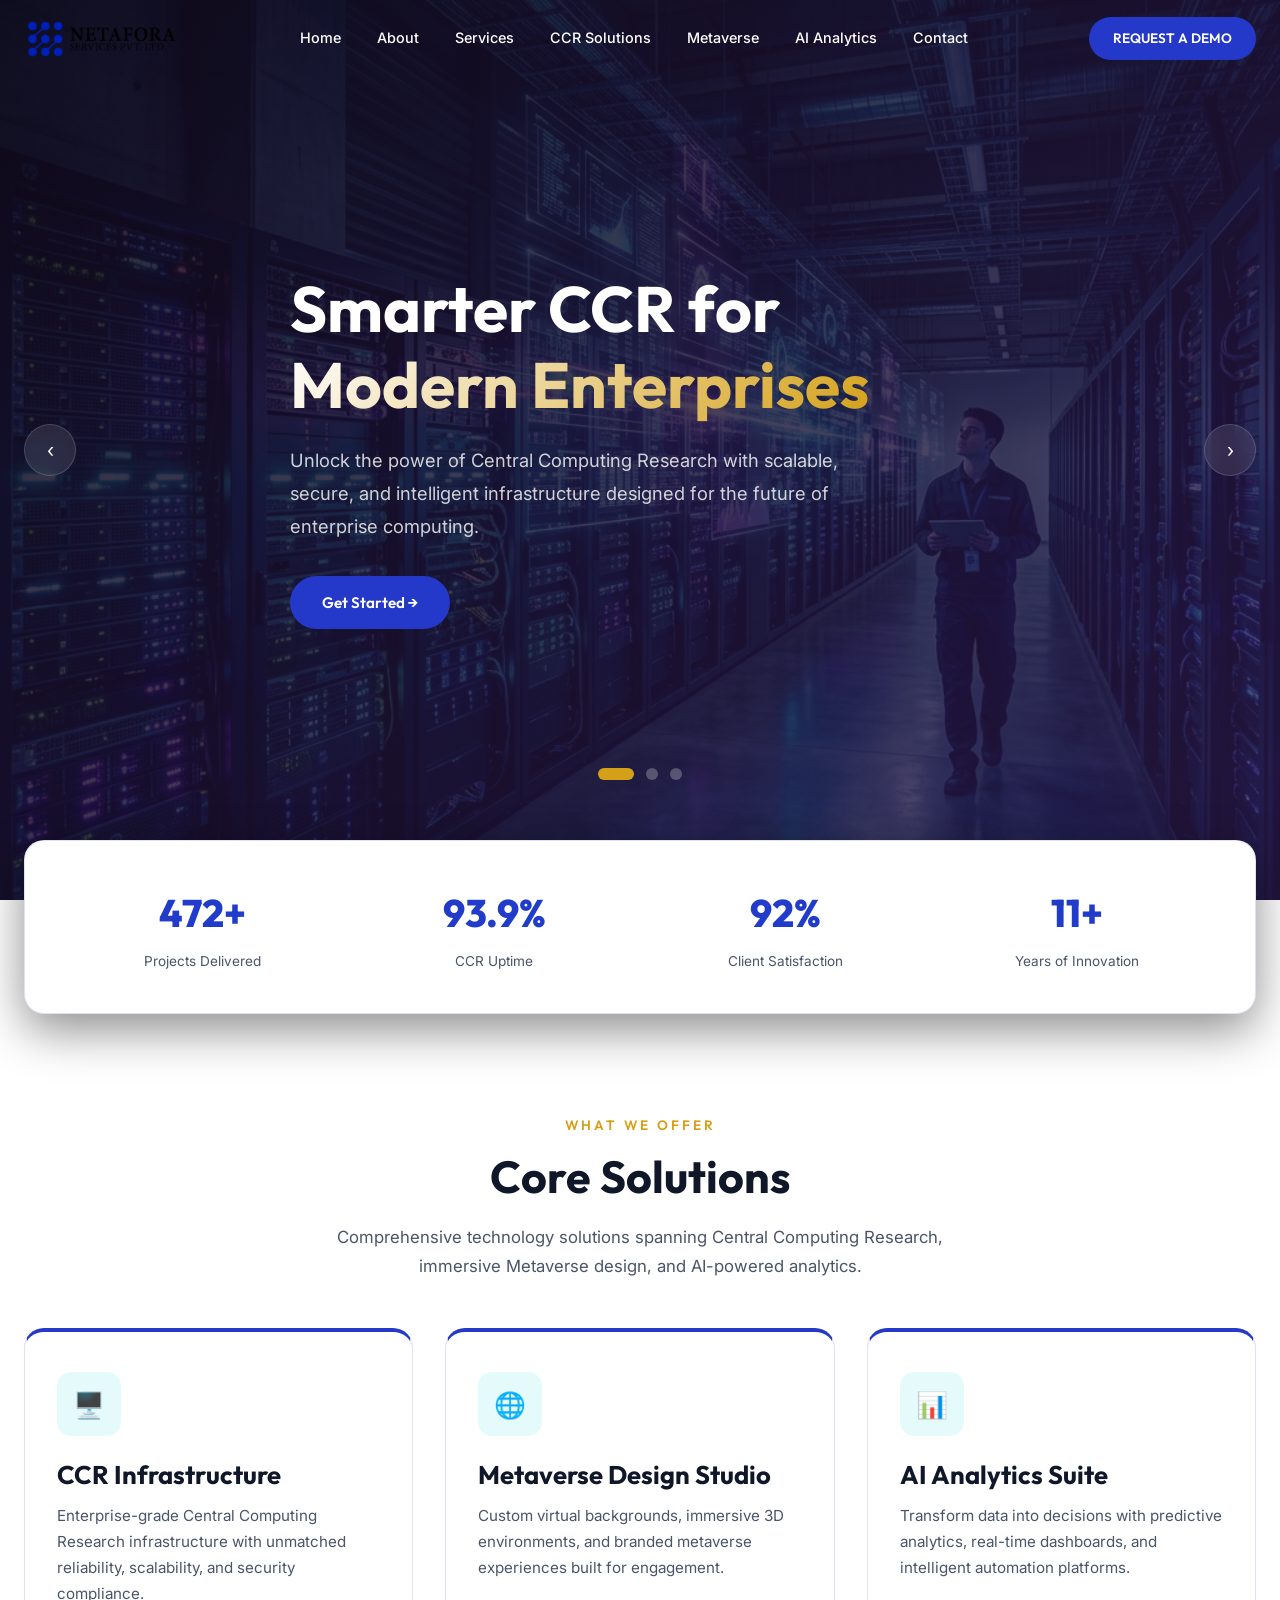
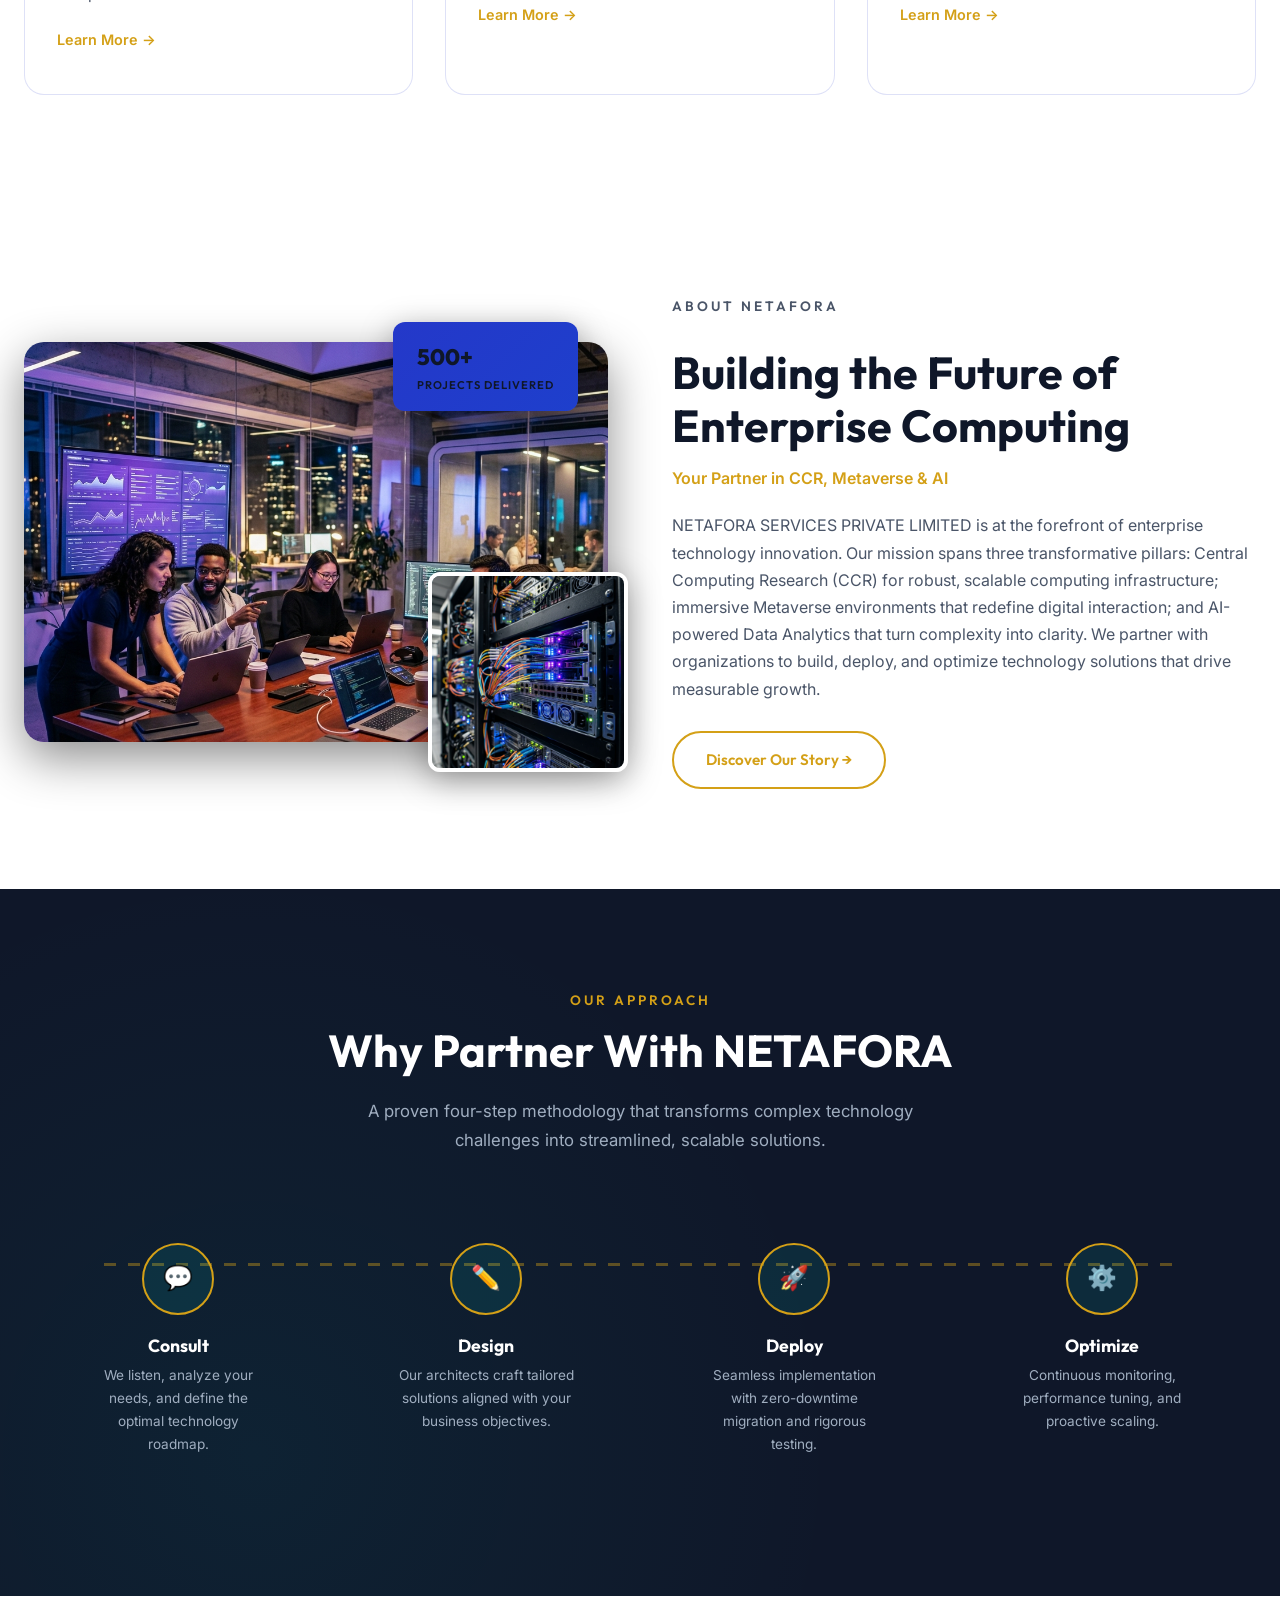
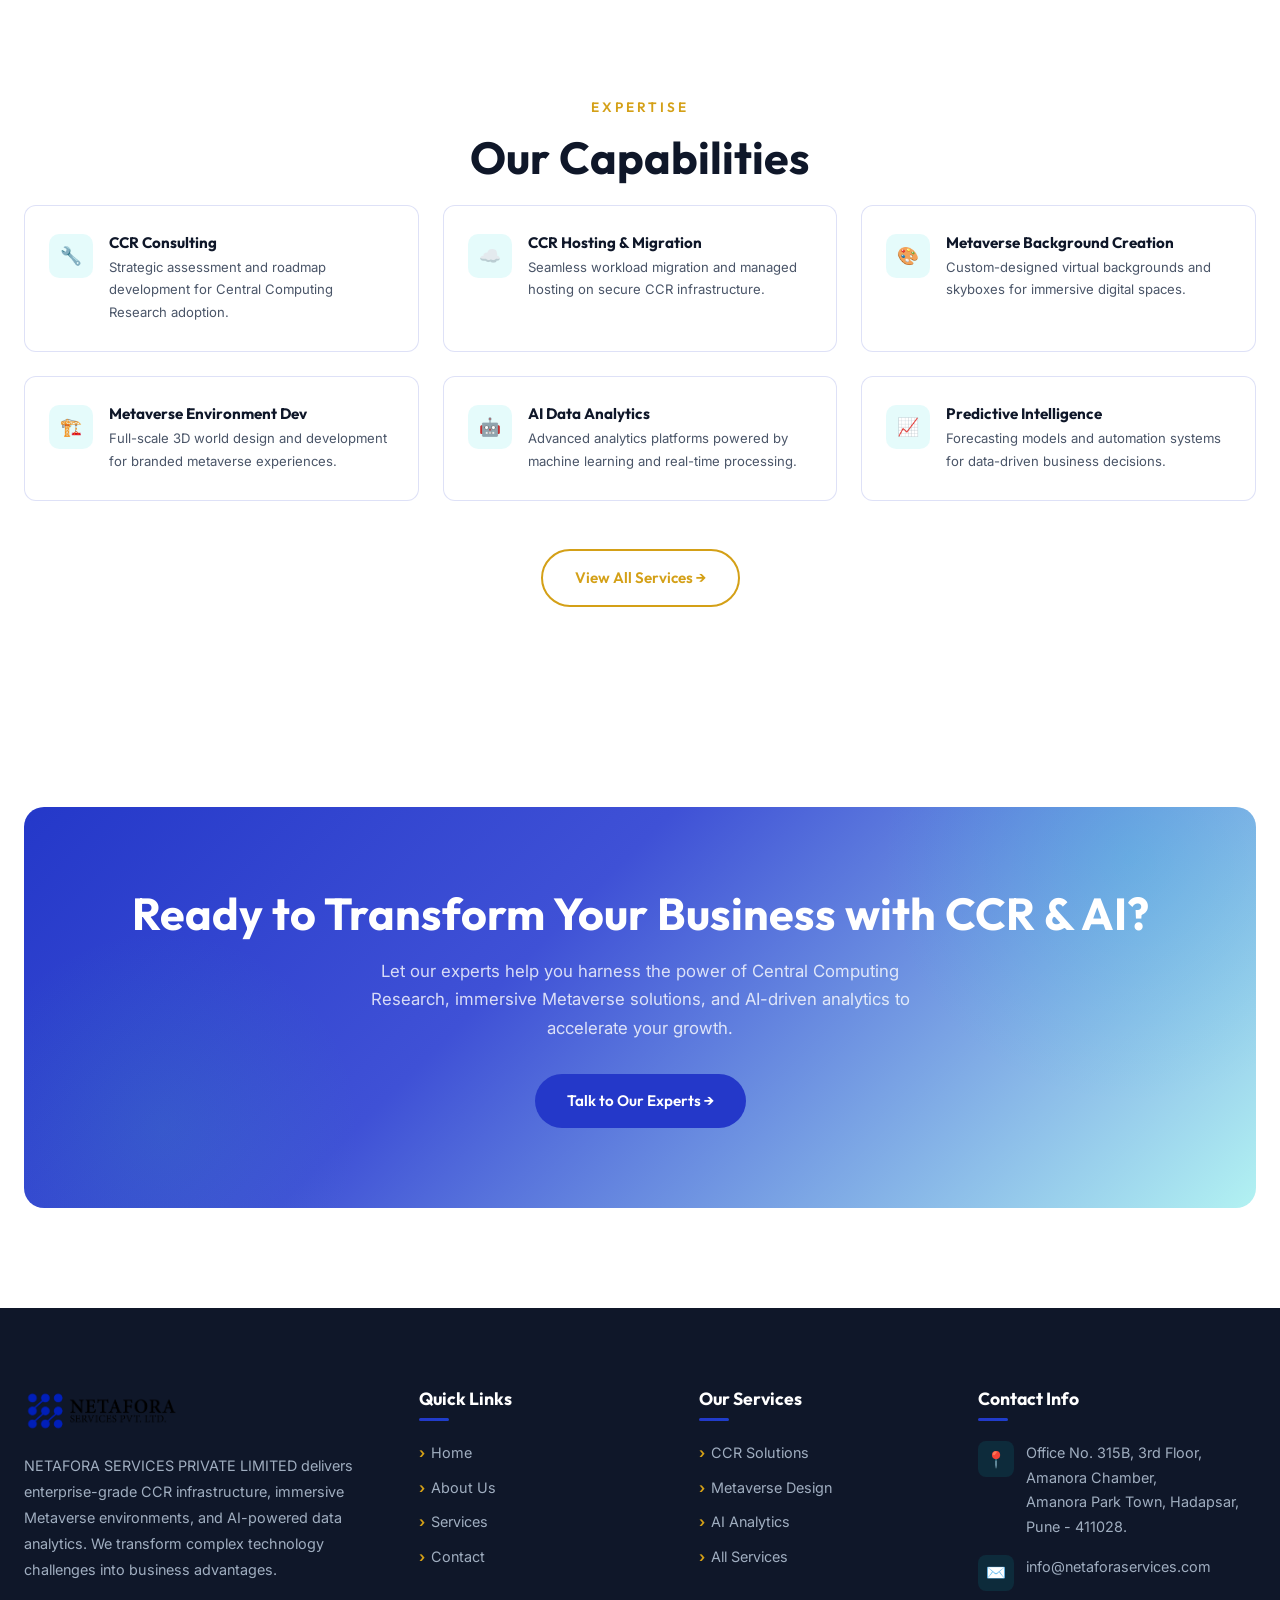
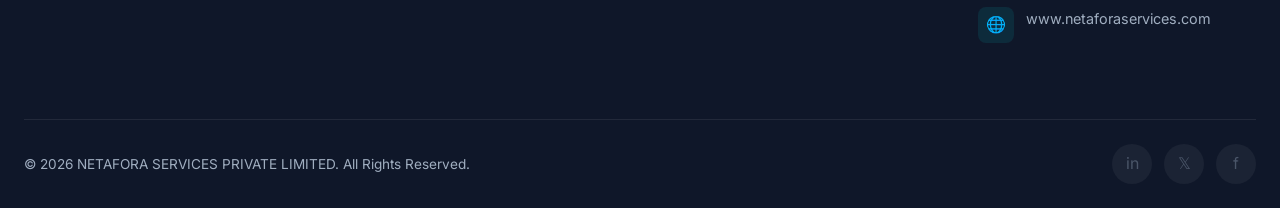
<file: index.html>
<!DOCTYPE html>
<html lang="en">
<head>
  <meta charset="UTF-8">
  <meta name="viewport" content="width=device-width, initial-scale=1.0">
  <title>NETAFORA SERVICES — CCR, Metaverse & AI Analytics Solutions</title>
  <meta name="description" content="NETAFORA SERVICES PRIVATE LIMITED delivers cutting-edge Central Computing Research (CCR), immersive Metaverse environments, and AI-powered Data Analytics solutions for modern enterprises.">
  <link rel="stylesheet" href="css/style.css">
</head>
<body>

  <!-- ========== HEADER ========== -->
  <header class="site-header" id="siteHeader">
    <div class="header-inner">
      <a href="index.html" class="logo">
        <img src="assets/images/netafora.png" alt="NETAFORA SERVICES Logo" class="logo-img">
      </a>
      <nav class="main-nav" id="mainNav">
        <a href="index.html">Home</a>
        <a href="about.html">About</a>
        <a href="services.html">Services</a>
        <a href="ccr.html">CCR Solutions</a>
        <a href="metaverse.html">Metaverse</a>
        <a href="data-analytics.html">AI Analytics</a>
        <a href="contact.html">Contact</a>
      </nav>
      <div class="header-cta">
        <a href="contact.html" class="btn btn-primary btn-sm">REQUEST A DEMO</a>
      </div>
      <button class="nav-toggle" id="navToggle" aria-label="Toggle navigation">
        <span></span><span></span><span></span>
      </button>
    </div>
  </header>

  <!-- ========== HERO CAROUSEL ========== -->
  <section class="hero-carousel" id="heroCarousel">
    <div class="carousel-slides">
      <!-- Slide 1 -->
      <div class="carousel-slide active">
        <div class="slide-bg" style="background-image: url('assets/images/hero-ccr.png')"></div>
        <div class="slide-overlay"></div>
        <div class="slide-content">
          <h1 class="reveal">Smarter CCR for <span class="text-gradient">Modern Enterprises</span></h1>
          <p class="reveal">Unlock the power of Central Computing Research with scalable, secure, and intelligent infrastructure designed for the future of enterprise computing.</p>
          <a href="ccr.html" class="btn btn-primary reveal">Get Started →</a>
        </div>
      </div>
      <!-- Slide 2 -->
      <div class="carousel-slide">
        <div class="slide-bg" style="background-image: url('assets/images/hero-metaverse.png')"></div>
        <div class="slide-overlay"></div>
        <div class="slide-content">
          <h1>Immersive Metaverse Environments, <span class="text-gradient">Built Right</span></h1>
          <p>From virtual backgrounds to fully immersive 3D worlds — we design and build metaverse experiences that captivate and engage.</p>
          <a href="metaverse.html" class="btn btn-primary">Get Started →</a>
        </div>
      </div>
      <!-- Slide 3 -->
      <div class="carousel-slide">
        <div class="slide-bg" style="background-image: url('assets/images/hero-analytics.png')"></div>
        <div class="slide-overlay"></div>
        <div class="slide-content">
          <h1>AI-Driven Data Analytics for <span class="text-gradient">Real Growth</span></h1>
          <p>Transform raw data into actionable intelligence. Our AI-powered analytics platform delivers insights that drive smarter decisions.</p>
          <a href="data-analytics.html" class="btn btn-primary">Get Started →</a>
        </div>
      </div>
    </div>

    <div class="carousel-arrows">
      <button class="carousel-arrow prev" aria-label="Previous slide">‹</button>
      <button class="carousel-arrow next" aria-label="Next slide">›</button>
    </div>

    <div class="carousel-dots">
      <button class="carousel-dot active" aria-label="Go to slide 1"></button>
      <button class="carousel-dot" aria-label="Go to slide 2"></button>
      <button class="carousel-dot" aria-label="Go to slide 3"></button>
    </div>
  </section>

  <!-- ========== STATS STRIP ========== -->
  <section class="stats-strip">
    <div class="container">
      <div class="stats-strip-inner reveal">
        <div class="stat-item">
          <div class="stat-number" data-target="500" data-suffix="+">0</div>
          <div class="stat-label">Projects Delivered</div>
        </div>
        <div class="stat-item">
          <div class="stat-number" data-target="99" data-suffix=".9%">0</div>
          <div class="stat-label">CCR Uptime</div>
        </div>
        <div class="stat-item">
          <div class="stat-number" data-target="98" data-suffix="%">0</div>
          <div class="stat-label">Client Satisfaction</div>
        </div>
        <div class="stat-item">
          <div class="stat-number" data-target="12" data-suffix="+">0</div>
          <div class="stat-label">Years of Innovation</div>
        </div>
      </div>
    </div>
  </section>

  <!-- ========== CORE SOLUTIONS ========== -->
  <section class="core-solutions section-pad" id="coreSolutions">
    <div class="container">
      <div class="section-header reveal">
        <p class="section-label">What We Offer</p>
        <h2 class="section-title">Core Solutions</h2>
        <p class="section-subtitle">Comprehensive technology solutions spanning Central Computing Research, immersive Metaverse design, and AI-powered analytics.</p>
      </div>
      <div class="solutions-grid">
        <div class="solution-card reveal">
          <div class="card-icon">🖥️</div>
          <h3>CCR Infrastructure</h3>
          <p>Enterprise-grade Central Computing Research infrastructure with unmatched reliability, scalability, and security compliance.</p>
          <a href="ccr.html" class="card-link">Learn More →</a>
        </div>
        <div class="solution-card reveal">
          <div class="card-icon">🌐</div>
          <h3>Metaverse Design Studio</h3>
          <p>Custom virtual backgrounds, immersive 3D environments, and branded metaverse experiences built for engagement.</p>
          <a href="metaverse.html" class="card-link">Learn More →</a>
        </div>
        <div class="solution-card reveal">
          <div class="card-icon">📊</div>
          <h3>AI Analytics Suite</h3>
          <p>Transform data into decisions with predictive analytics, real-time dashboards, and intelligent automation platforms.</p>
          <a href="data-analytics.html" class="card-link">Learn More →</a>
        </div>
      </div>
    </div>
  </section>

  <!-- ========== ABOUT SNAPSHOT ========== -->
  <section class="about-snapshot section-pad" id="aboutSnapshot">
    <div class="container">
      <div class="snapshot-grid">
        <div class="about-image-grid reveal-left">
          <div class="img-main">
            <img src="assets/images/about-team.png" alt="NETAFORA team collaborating on technology solutions">
          </div>
          <div class="img-secondary">
            <img src="assets/images/ccr-infrastructure.png" alt="CCR infrastructure close-up">
          </div>
          <div class="floating-badge">
            500+
            <span>Projects Delivered</span>
          </div>
        </div>
        <div class="snapshot-text reveal-right">
          <p class="section-label">About NETAFORA</p>
          <h2 class="section-title">Building the Future of Enterprise Computing</h2>
          <p class="sub">Your Partner in CCR, Metaverse &amp; AI</p>
          <p>NETAFORA SERVICES PRIVATE LIMITED is at the forefront of enterprise technology innovation. Our mission spans three transformative pillars: Central Computing Research (CCR) for robust, scalable computing infrastructure; immersive Metaverse environments that redefine digital interaction; and AI-powered Data Analytics that turn complexity into clarity. We partner with organizations to build, deploy, and optimize technology solutions that drive measurable growth.</p>
          <a href="about.html" class="btn btn-outline">Discover Our Story →</a>
        </div>
      </div>
    </div>
  </section>

  <!-- ========== PROCESS TIMELINE ========== -->
  <section class="process-section section-pad" id="processSection">
    <div class="container">
      <div class="section-header reveal">
        <p class="section-label">Our Approach</p>
        <h2 class="section-title">Why Partner With NETAFORA</h2>
        <p class="section-subtitle">A proven four-step methodology that transforms complex technology challenges into streamlined, scalable solutions.</p>
      </div>
      <div class="process-timeline reveal">
        <div class="process-step">
          <div class="step-icon">💬</div>
          <h4>Consult</h4>
          <p>We listen, analyze your needs, and define the optimal technology roadmap.</p>
        </div>
        <div class="process-step">
          <div class="step-icon">✏️</div>
          <h4>Design</h4>
          <p>Our architects craft tailored solutions aligned with your business objectives.</p>
        </div>
        <div class="process-step">
          <div class="step-icon">🚀</div>
          <h4>Deploy</h4>
          <p>Seamless implementation with zero-downtime migration and rigorous testing.</p>
        </div>
        <div class="process-step">
          <div class="step-icon">⚙️</div>
          <h4>Optimize</h4>
          <p>Continuous monitoring, performance tuning, and proactive scaling.</p>
        </div>
      </div>
    </div>
  </section>

  <!-- ========== CAPABILITIES GRID ========== -->
  <section class="capabilities-section section-pad" id="capabilities">
    <div class="container">
      <div class="section-header reveal">
        <p class="section-label">Expertise</p>
        <h2 class="section-title">Our Capabilities</h2>
      </div>
      <div class="capabilities-grid">
        <div class="capability-item reveal">
          <div class="cap-icon">🔧</div>
          <div>
            <h4>CCR Consulting</h4>
            <p>Strategic assessment and roadmap development for Central Computing Research adoption.</p>
          </div>
        </div>
        <div class="capability-item reveal">
          <div class="cap-icon">☁️</div>
          <div>
            <h4>CCR Hosting &amp; Migration</h4>
            <p>Seamless workload migration and managed hosting on secure CCR infrastructure.</p>
          </div>
        </div>
        <div class="capability-item reveal">
          <div class="cap-icon">🎨</div>
          <div>
            <h4>Metaverse Background Creation</h4>
            <p>Custom-designed virtual backgrounds and skyboxes for immersive digital spaces.</p>
          </div>
        </div>
        <div class="capability-item reveal">
          <div class="cap-icon">🏗️</div>
          <div>
            <h4>Metaverse Environment Dev</h4>
            <p>Full-scale 3D world design and development for branded metaverse experiences.</p>
          </div>
        </div>
        <div class="capability-item reveal">
          <div class="cap-icon">🤖</div>
          <div>
            <h4>AI Data Analytics</h4>
            <p>Advanced analytics platforms powered by machine learning and real-time processing.</p>
          </div>
        </div>
        <div class="capability-item reveal">
          <div class="cap-icon">📈</div>
          <div>
            <h4>Predictive Intelligence</h4>
            <p>Forecasting models and automation systems for data-driven business decisions.</p>
          </div>
        </div>
      </div>
      <div class="section-header">
        <a href="services.html" class="btn btn-outline reveal">View All Services →</a>
      </div>
    </div>
  </section>

  <!-- ========== CTA BANNER ========== -->
  <section class="cta-banner section-pad">
    <div class="container">
      <div class="cta-banner-inner reveal">
        <h2>Ready to Transform Your Business with CCR &amp; AI?</h2>
        <p>Let our experts help you harness the power of Central Computing Research, immersive Metaverse solutions, and AI-driven analytics to accelerate your growth.</p>
        <a href="contact.html" class="btn btn-primary">Talk to Our Experts →</a>
      </div>
    </div>
  </section>

  <!-- ========== FOOTER ========== -->
  <footer class="site-footer" id="siteFooter">
    <div class="container">
      <div class="footer-grid">
        <div class="footer-col">
          <div class="logo" style="margin-bottom: 20px;">
            <img src="assets/images/netafora.png" alt="NETAFORA SERVICES Logo" class="logo-img">
          </div>
          <p>NETAFORA SERVICES PRIVATE LIMITED delivers enterprise-grade CCR infrastructure, immersive Metaverse environments, and AI-powered data analytics. We transform complex technology challenges into business advantages.</p>
        </div>
        <div class="footer-col">
          <h4>Quick Links</h4>
          <div class="footer-links">
            <a href="index.html">Home</a>
            <a href="about.html">About Us</a>
            <a href="services.html">Services</a>
            <a href="contact.html">Contact</a>
          </div>
        </div>
        <div class="footer-col">
          <h4>Our Services</h4>
          <div class="footer-links">
            <a href="ccr.html">CCR Solutions</a>
            <a href="metaverse.html">Metaverse Design</a>
            <a href="data-analytics.html">AI Analytics</a>
            <a href="services.html">All Services</a>
          </div>
        </div>
        <div class="footer-col">
          <h4>Contact Info</h4>
          <div class="footer-contact-item">
            <div class="fc-icon">📍</div>
            <div>Office No. 315B, 3rd Floor, Amanora Chamber,<br>Amanora Park Town, Hadapsar, Pune - 411028.</div>
          </div>
          <div class="footer-contact-item">
            <div class="fc-icon">✉️</div>
            <div>info@netaforaservices.com</div>
          </div>
          <div class="footer-contact-item">
            <div class="fc-icon">🌐</div>
            <div>www.netaforaservices.com</div>
          </div>
        </div>
      </div>
      <div class="footer-bottom">
        <p>&copy; 2026 NETAFORA SERVICES PRIVATE LIMITED. All Rights Reserved.</p>
        <div class="footer-socials">
          <a href="#" aria-label="LinkedIn">in</a>
          <a href="#" aria-label="Twitter">𝕏</a>
          <a href="#" aria-label="Facebook">f</a>
        </div>
      </div>
    </div>
  </footer>

  <script src="js/script.js"></script>
</body>
</html>
</file>
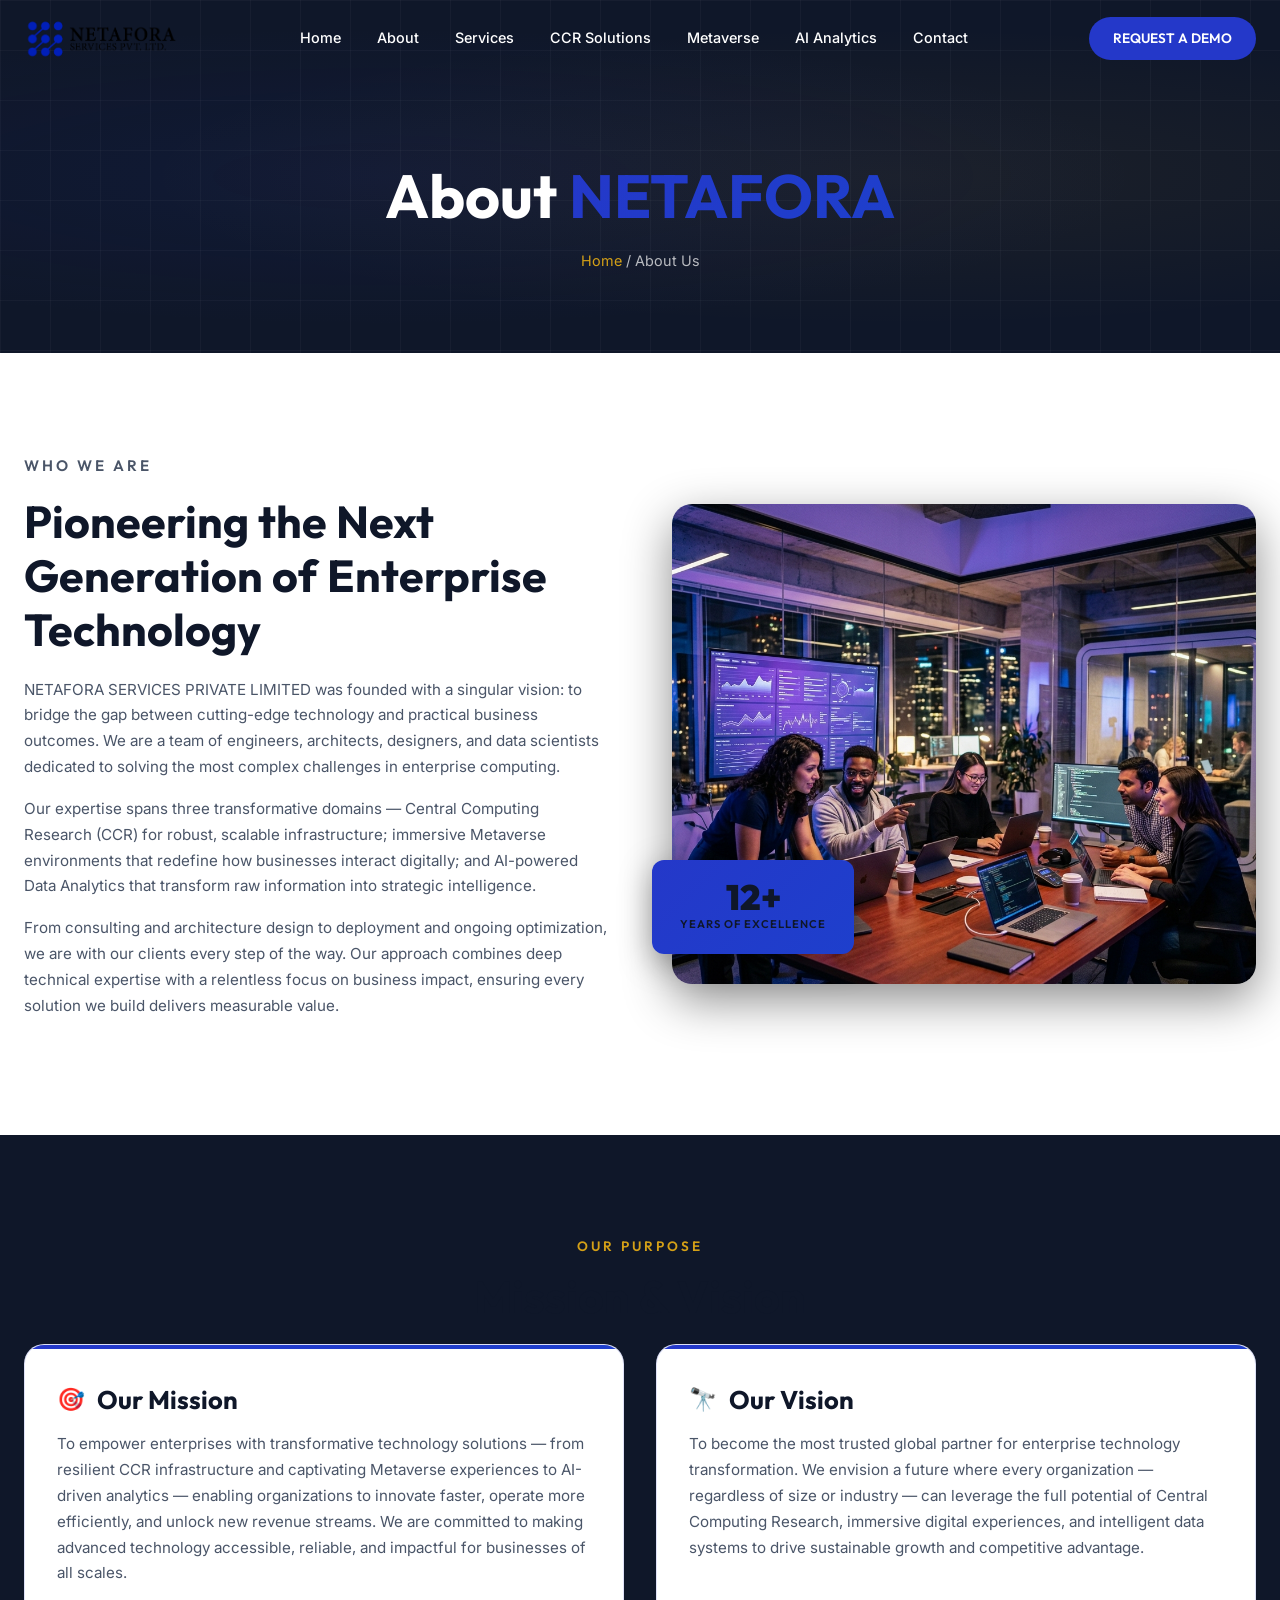
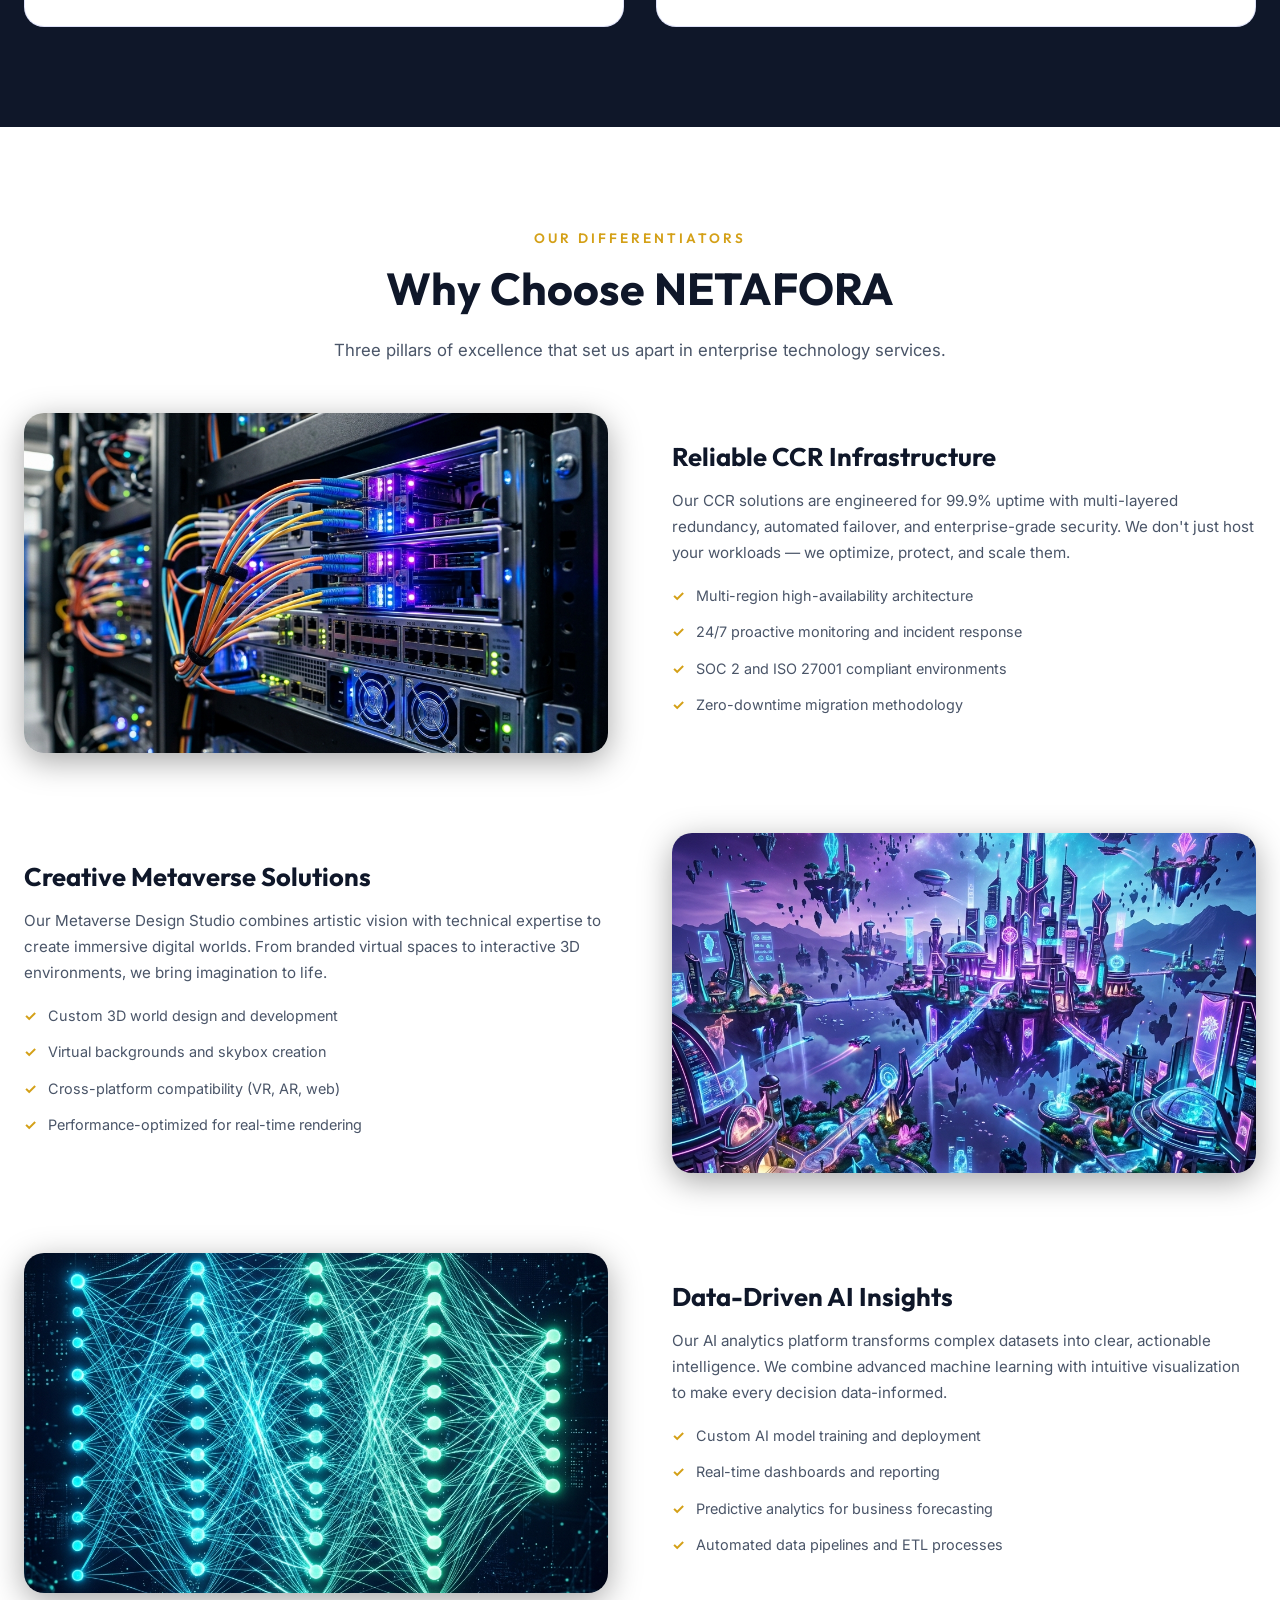
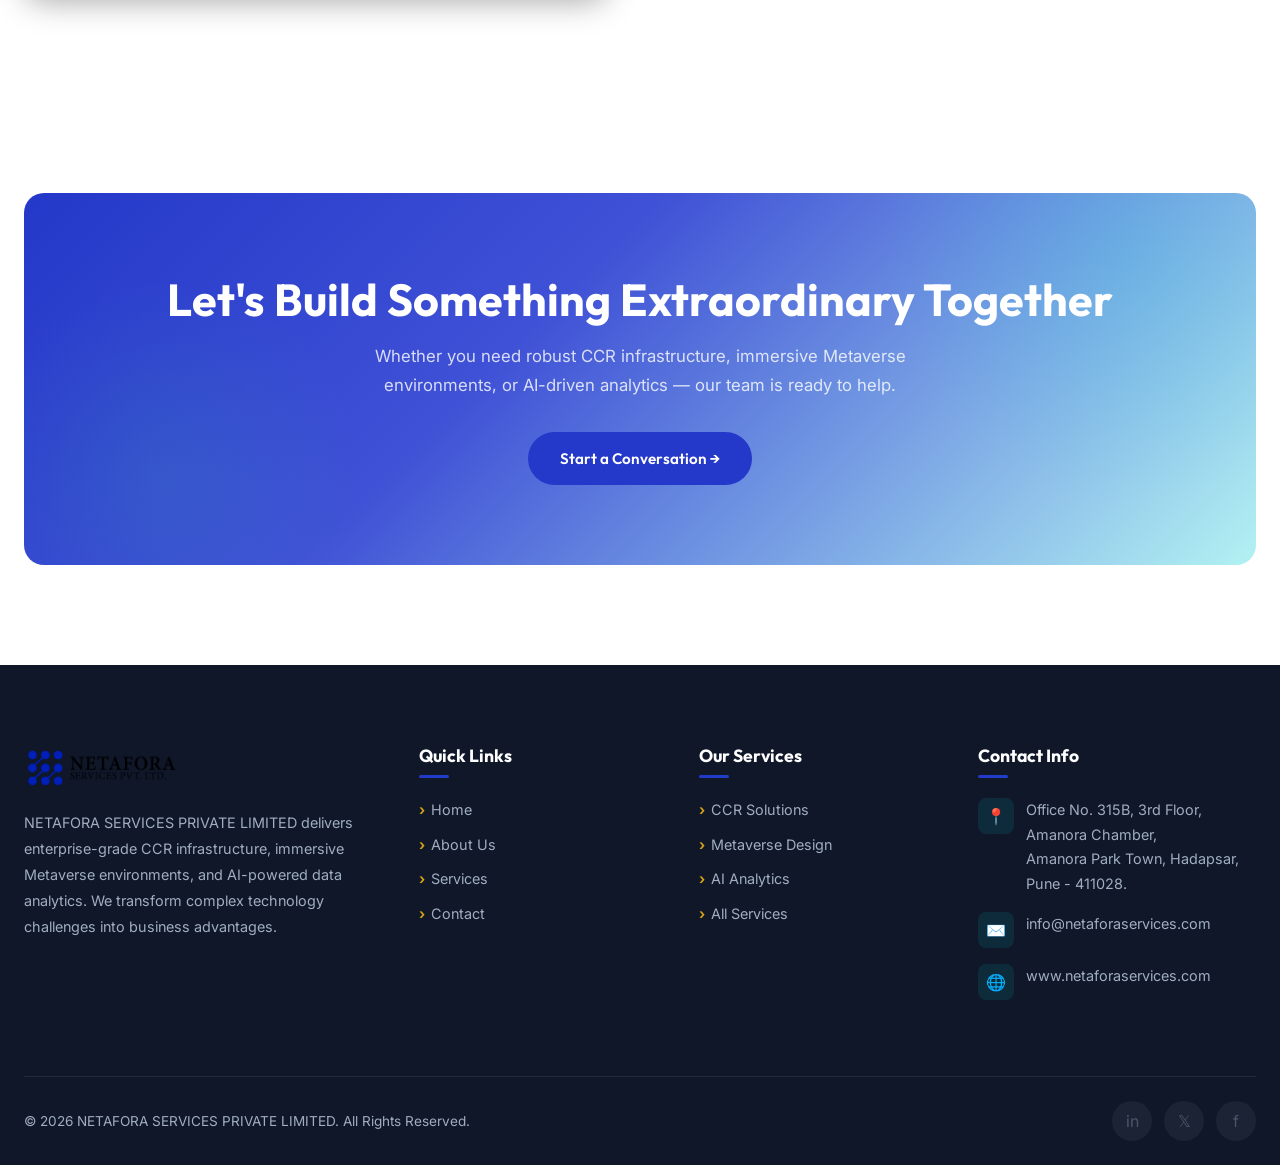
<file: about.html>
<!DOCTYPE html>
<html lang="en">
<head>
  <meta charset="UTF-8">
  <meta name="viewport" content="width=device-width, initial-scale=1.0">
  <title>About Us — NETAFORA SERVICES PRIVATE LIMITED</title>
  <meta name="description" content="Learn about NETAFORA SERVICES PRIVATE LIMITED — our mission, vision, and expertise in CCR infrastructure, Metaverse design, and AI-powered Data Analytics.">
  <link rel="stylesheet" href="css/style.css">
</head>
<body>

  <!-- ========== HEADER ========== -->
  <header class="site-header" id="siteHeader">
    <div class="header-inner">
      <a href="index.html" class="logo">
        <img src="assets/images/netafora.png" alt="NETAFORA SERVICES Logo" class="logo-img">
      </a>
      <nav class="main-nav" id="mainNav">
        <a href="index.html">Home</a>
        <a href="about.html">About</a>
        <a href="services.html">Services</a>
        <a href="ccr.html">CCR Solutions</a>
        <a href="metaverse.html">Metaverse</a>
        <a href="data-analytics.html">AI Analytics</a>
        <a href="contact.html">Contact</a>
      </nav>
      <div class="header-cta">
        <a href="contact.html" class="btn btn-primary btn-sm">REQUEST A DEMO</a>
      </div>
      <button class="nav-toggle" id="navToggle" aria-label="Toggle navigation">
        <span></span><span></span><span></span>
      </button>
    </div>
  </header>

  <!-- ========== PAGE BANNER ========== -->
  <section class="page-banner">
    <div class="grid-pattern"></div>
    <div class="container">
      <h1 class="reveal">About <span class="text-gradient">NETAFORA</span></h1>
      <p class="breadcrumb reveal"><a href="index.html">Home</a> / About Us</p>
    </div>
  </section>

  <!-- ========== COMPANY STORY ========== -->
  <section class="section-pad">
    <div class="container">
      <div class="about-story">
        <div class="about-story-text reveal-left">
          <p class="section-label">Who We Are</p>
          <h2 class="section-title">Pioneering the Next Generation of Enterprise Technology</h2>
          <p>NETAFORA SERVICES PRIVATE LIMITED was founded with a singular vision: to bridge the gap between cutting-edge technology and practical business outcomes. We are a team of engineers, architects, designers, and data scientists dedicated to solving the most complex challenges in enterprise computing.</p>
          <p>Our expertise spans three transformative domains — Central Computing Research (CCR) for robust, scalable infrastructure; immersive Metaverse environments that redefine how businesses interact digitally; and AI-powered Data Analytics that transform raw information into strategic intelligence.</p>
          <p>From consulting and architecture design to deployment and ongoing optimization, we are with our clients every step of the way. Our approach combines deep technical expertise with a relentless focus on business impact, ensuring every solution we build delivers measurable value.</p>
        </div>
        <div class="about-story-image reveal-right">
          <img src="assets/images/about-team.png" alt="NETAFORA team working together in modern office">
          <div class="exp-badge">
            <div class="num">12+</div>
            <div class="label">Years of Excellence</div>
          </div>
        </div>
      </div>
    </div>
  </section>

  <!-- ========== MISSION & VISION ========== -->
  <section class="section-pad" style="background: var(--primary-dark);">
    <div class="container">
      <div class="section-header reveal">
        <p class="section-label">Our Purpose</p>
        <h2 class="section-title">Mission &amp; Vision</h2>
      </div>
      <div class="mv-cards">
        <div class="mv-card reveal-left">
          <h3><span class="mv-icon">🎯</span> Our Mission</h3>
          <p>To empower enterprises with transformative technology solutions — from resilient CCR infrastructure and captivating Metaverse experiences to AI-driven analytics — enabling organizations to innovate faster, operate more efficiently, and unlock new revenue streams. We are committed to making advanced technology accessible, reliable, and impactful for businesses of all scales.</p>
        </div>
        <div class="mv-card reveal-right">
          <h3><span class="mv-icon">🔭</span> Our Vision</h3>
          <p>To become the most trusted global partner for enterprise technology transformation. We envision a future where every organization — regardless of size or industry — can leverage the full potential of Central Computing Research, immersive digital experiences, and intelligent data systems to drive sustainable growth and competitive advantage.</p>
        </div>
      </div>
    </div>
  </section>

  <!-- ========== WHY CHOOSE US ========== -->
  <section class="section-pad" id="whyChooseUs">
    <div class="container">
      <div class="section-header reveal">
        <p class="section-label">Our Differentiators</p>
        <h2 class="section-title">Why Choose NETAFORA</h2>
        <p class="section-subtitle">Three pillars of excellence that set us apart in enterprise technology services.</p>
      </div>

      <!-- Row 1 -->
      <div class="why-row reveal">
        <img src="assets/images/ccr-infrastructure.png" alt="Enterprise CCR server infrastructure">
        <div class="why-text">
          <h3>Reliable CCR Infrastructure</h3>
          <p>Our CCR solutions are engineered for 99.9% uptime with multi-layered redundancy, automated failover, and enterprise-grade security. We don't just host your workloads — we optimize, protect, and scale them.</p>
          <ul>
            <li>Multi-region high-availability architecture</li>
            <li>24/7 proactive monitoring and incident response</li>
            <li>SOC 2 and ISO 27001 compliant environments</li>
            <li>Zero-downtime migration methodology</li>
          </ul>
        </div>
      </div>

      <!-- Row 2 -->
      <div class="why-row reverse reveal">
        <img src="assets/images/metaverse-world.png" alt="Creative metaverse virtual environment">
        <div class="why-text">
          <h3>Creative Metaverse Solutions</h3>
          <p>Our Metaverse Design Studio combines artistic vision with technical expertise to create immersive digital worlds. From branded virtual spaces to interactive 3D environments, we bring imagination to life.</p>
          <ul>
            <li>Custom 3D world design and development</li>
            <li>Virtual backgrounds and skybox creation</li>
            <li>Cross-platform compatibility (VR, AR, web)</li>
            <li>Performance-optimized for real-time rendering</li>
          </ul>
        </div>
      </div>

      <!-- Row 3 -->
      <div class="why-row reveal">
        <img src="assets/images/ai-neural.png" alt="AI data analytics neural network visualization">
        <div class="why-text">
          <h3>Data-Driven AI Insights</h3>
          <p>Our AI analytics platform transforms complex datasets into clear, actionable intelligence. We combine advanced machine learning with intuitive visualization to make every decision data-informed.</p>
          <ul>
            <li>Custom AI model training and deployment</li>
            <li>Real-time dashboards and reporting</li>
            <li>Predictive analytics for business forecasting</li>
            <li>Automated data pipelines and ETL processes</li>
          </ul>
        </div>
      </div>
    </div>
  </section>

  <!-- ========== CTA BANNER ========== -->
  <section class="cta-banner section-pad">
    <div class="container">
      <div class="cta-banner-inner reveal">
        <h2>Let's Build Something Extraordinary Together</h2>
        <p>Whether you need robust CCR infrastructure, immersive Metaverse environments, or AI-driven analytics — our team is ready to help.</p>
        <a href="contact.html" class="btn btn-primary">Start a Conversation →</a>
      </div>
    </div>
  </section>

  <!-- ========== FOOTER ========== -->
  <footer class="site-footer" id="siteFooter">
    <div class="container">
      <div class="footer-grid">
        <div class="footer-col">
          <div class="logo" style="margin-bottom: 20px;">
            <img src="assets/images/netafora.png" alt="NETAFORA SERVICES Logo" class="logo-img">
          </div>
          <p>NETAFORA SERVICES PRIVATE LIMITED delivers enterprise-grade CCR infrastructure, immersive Metaverse environments, and AI-powered data analytics. We transform complex technology challenges into business advantages.</p>
        </div>
        <div class="footer-col">
          <h4>Quick Links</h4>
          <div class="footer-links">
            <a href="index.html">Home</a>
            <a href="about.html">About Us</a>
            <a href="services.html">Services</a>
            <a href="contact.html">Contact</a>
          </div>
        </div>
        <div class="footer-col">
          <h4>Our Services</h4>
          <div class="footer-links">
            <a href="ccr.html">CCR Solutions</a>
            <a href="metaverse.html">Metaverse Design</a>
            <a href="data-analytics.html">AI Analytics</a>
            <a href="services.html">All Services</a>
          </div>
        </div>
        <div class="footer-col">
          <h4>Contact Info</h4>
          <div class="footer-contact-item">
            <div class="fc-icon">📍</div>
            <div>Office No. 315B, 3rd Floor, Amanora Chamber,<br>Amanora Park Town, Hadapsar, Pune - 411028.</div>
          </div>
          <div class="footer-contact-item">
            <div class="fc-icon">✉️</div>
            <div>info@netaforaservices.com</div>
          </div>
          <div class="footer-contact-item">
            <div class="fc-icon">🌐</div>
            <div>www.netaforaservices.com</div>
          </div>
        </div>
      </div>
      <div class="footer-bottom">
        <p>&copy; 2026 NETAFORA SERVICES PRIVATE LIMITED. All Rights Reserved.</p>
        <div class="footer-socials">
          <a href="#" aria-label="LinkedIn">in</a>
          <a href="#" aria-label="Twitter">𝕏</a>
          <a href="#" aria-label="Facebook">f</a>
        </div>
      </div>
    </div>
  </footer>

  <script src="js/script.js"></script>
</body>
</html>
</file>
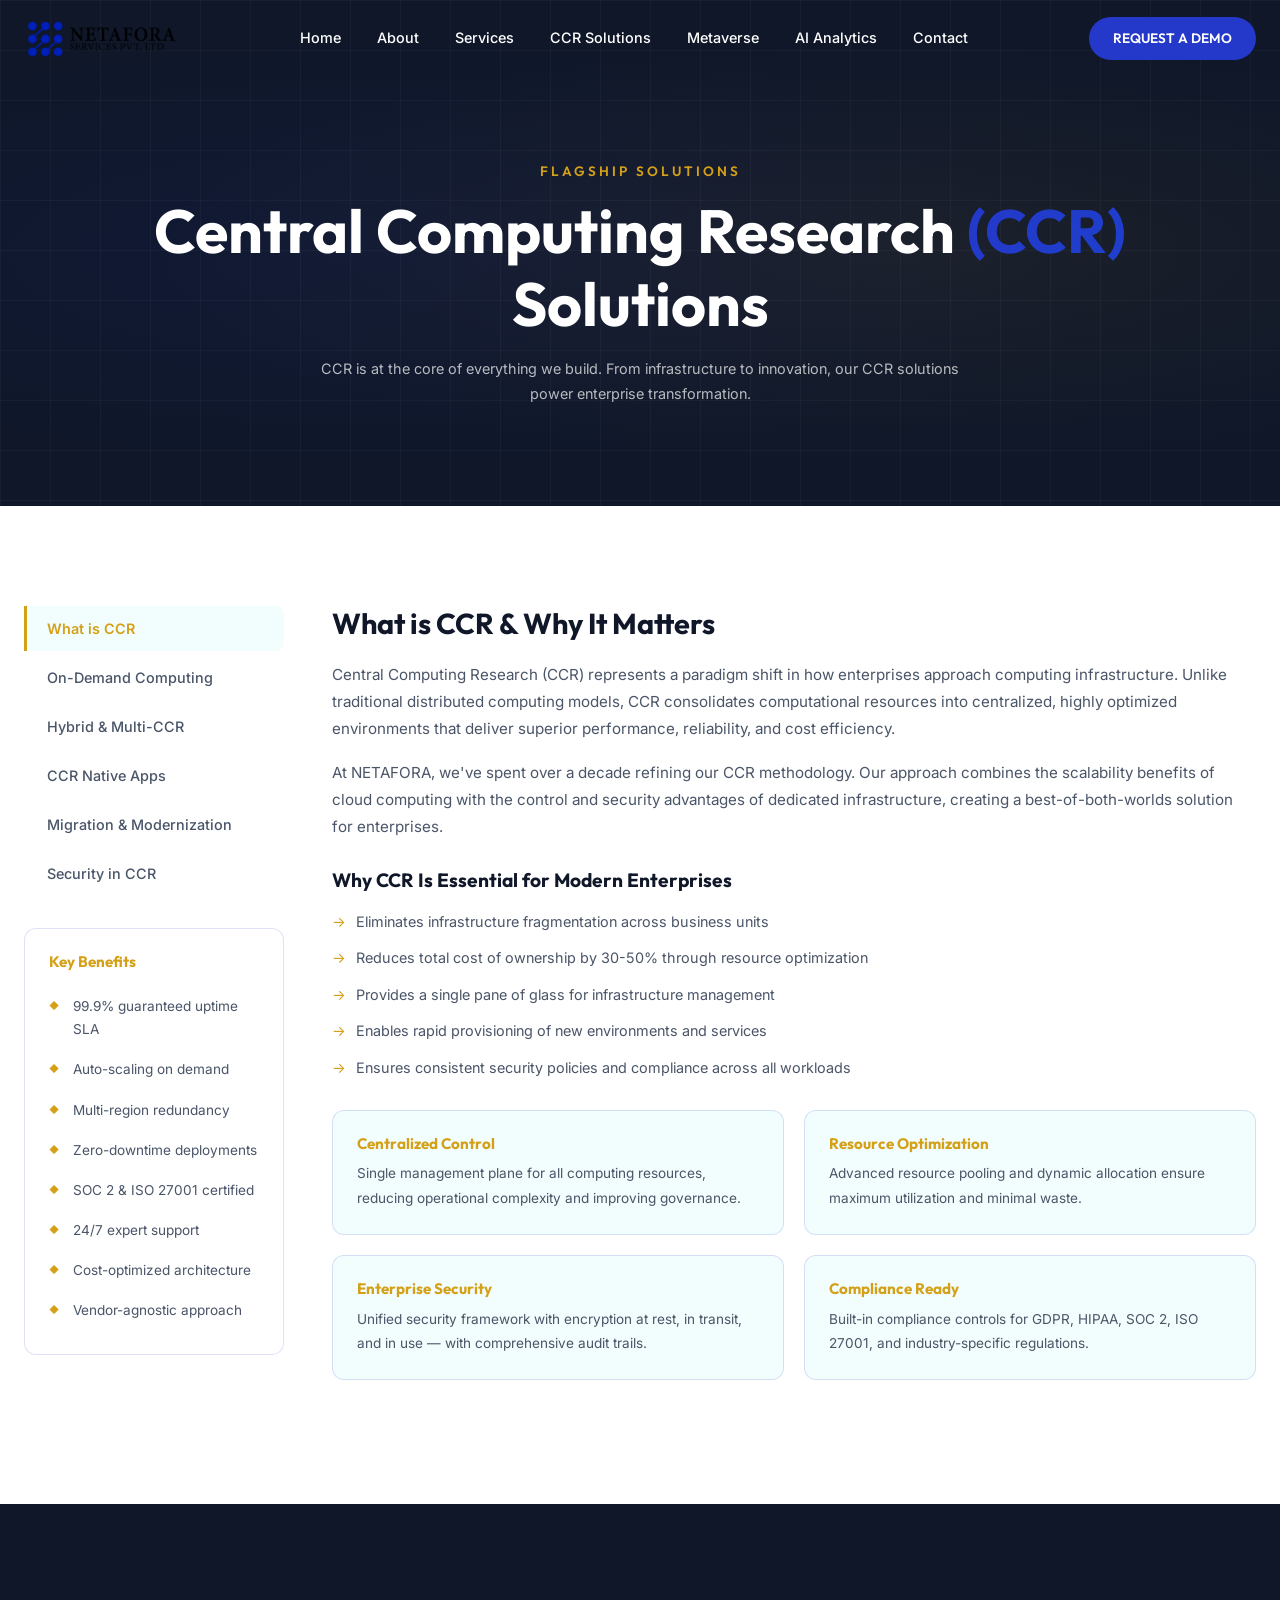
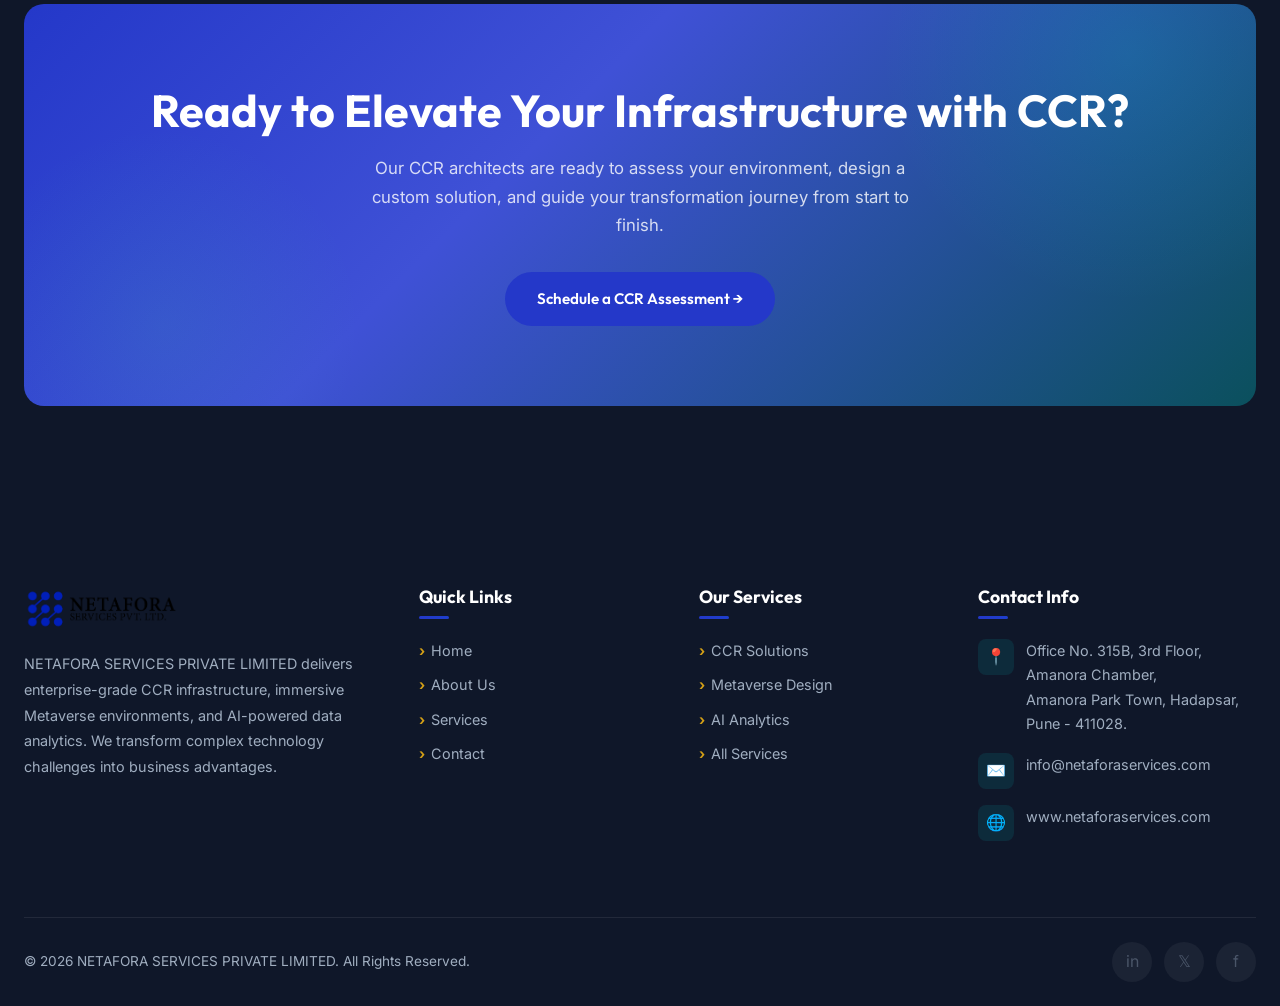
<file: ccr.html>
<!DOCTYPE html>
<html lang="en">
<head>
  <meta charset="UTF-8">
  <meta name="viewport" content="width=device-width, initial-scale=1.0">
  <title>CCR Solutions — Central Computing Research | NETAFORA SERVICES</title>
  <meta name="description" content="NETAFORA's flagship CCR (Central Computing Research) solutions: on-demand computing, hybrid architecture, CCR-native apps, migration, modernization, and enterprise security.">
  <link rel="stylesheet" href="css/style.css">
</head>
<body>

  <!-- ========== HEADER ========== -->
  <header class="site-header" id="siteHeader">
    <div class="header-inner">
      <a href="index.html" class="logo">
        <img src="assets/images/netafora.png" alt="NETAFORA SERVICES Logo" class="logo-img">
      </a>
      <nav class="main-nav" id="mainNav">
        <a href="index.html">Home</a>
        <a href="about.html">About</a>
        <a href="services.html">Services</a>
        <a href="ccr.html">CCR Solutions</a>
        <a href="metaverse.html">Metaverse</a>
        <a href="data-analytics.html">AI Analytics</a>
        <a href="contact.html">Contact</a>
      </nav>
      <div class="header-cta">
        <a href="contact.html" class="btn btn-primary btn-sm">REQUEST A DEMO</a>
      </div>
      <button class="nav-toggle" id="navToggle" aria-label="Toggle navigation">
        <span></span><span></span><span></span>
      </button>
    </div>
  </header>

  <!-- ========== PAGE BANNER ========== -->
  <section class="page-banner" style="padding-bottom: 100px;">
    <div class="grid-pattern"></div>
    <div class="container">
      <p class="section-label reveal">Flagship Solutions</p>
      <h1 class="reveal">Central Computing Research <span class="text-gradient">(CCR)</span> Solutions</h1>
      <p class="breadcrumb reveal" style="max-width: 640px; margin: 16px auto 0;">CCR is at the core of everything we build. From infrastructure to innovation, our CCR solutions power enterprise transformation.</p>
    </div>
  </section>

  <!-- ========== CCR TABBED LAYOUT ========== -->
  <section class="section-pad">
    <div class="container">
      <div class="ccr-layout">

        <!-- Sidebar Navigation -->
        <aside class="ccr-sidebar">
          <nav class="ccr-tab-nav">
            <button class="ccr-tab-btn active" data-tab="tab-what">What is CCR</button>
            <button class="ccr-tab-btn" data-tab="tab-ondemand">On-Demand Computing</button>
            <button class="ccr-tab-btn" data-tab="tab-hybrid">Hybrid & Multi-CCR</button>
            <button class="ccr-tab-btn" data-tab="tab-native">CCR Native Apps</button>
            <button class="ccr-tab-btn" data-tab="tab-migration">Migration & Modernization</button>
            <button class="ccr-tab-btn" data-tab="tab-security">Security in CCR</button>
          </nav>

          <div class="ccr-benefits">
            <h4>Key Benefits</h4>
            <ul>
              <li>99.9% guaranteed uptime SLA</li>
              <li>Auto-scaling on demand</li>
              <li>Multi-region redundancy</li>
              <li>Zero-downtime deployments</li>
              <li>SOC 2 & ISO 27001 certified</li>
              <li>24/7 expert support</li>
              <li>Cost-optimized architecture</li>
              <li>Vendor-agnostic approach</li>
            </ul>
          </div>
        </aside>

        <!-- Content Panels -->
        <div class="ccr-content-area">

          <!-- Panel 1: What is CCR -->
          <div class="ccr-content-panel active" id="tab-what">
            <h2>What is CCR &amp; Why It Matters</h2>
            <p>Central Computing Research (CCR) represents a paradigm shift in how enterprises approach computing infrastructure. Unlike traditional distributed computing models, CCR consolidates computational resources into centralized, highly optimized environments that deliver superior performance, reliability, and cost efficiency.</p>
            <p>At NETAFORA, we've spent over a decade refining our CCR methodology. Our approach combines the scalability benefits of cloud computing with the control and security advantages of dedicated infrastructure, creating a best-of-both-worlds solution for enterprises.</p>

            <h3>Why CCR Is Essential for Modern Enterprises</h3>
            <ul>
              <li>Eliminates infrastructure fragmentation across business units</li>
              <li>Reduces total cost of ownership by 30-50% through resource optimization</li>
              <li>Provides a single pane of glass for infrastructure management</li>
              <li>Enables rapid provisioning of new environments and services</li>
              <li>Ensures consistent security policies and compliance across all workloads</li>
            </ul>

            <div class="ccr-feature-grid">
              <div class="ccr-feature-card">
                <h4>Centralized Control</h4>
                <p>Single management plane for all computing resources, reducing operational complexity and improving governance.</p>
              </div>
              <div class="ccr-feature-card">
                <h4>Resource Optimization</h4>
                <p>Advanced resource pooling and dynamic allocation ensure maximum utilization and minimal waste.</p>
              </div>
              <div class="ccr-feature-card">
                <h4>Enterprise Security</h4>
                <p>Unified security framework with encryption at rest, in transit, and in use — with comprehensive audit trails.</p>
              </div>
              <div class="ccr-feature-card">
                <h4>Compliance Ready</h4>
                <p>Built-in compliance controls for GDPR, HIPAA, SOC 2, ISO 27001, and industry-specific regulations.</p>
              </div>
            </div>
          </div>

          <!-- Panel 2: On-Demand Computing -->
          <div class="ccr-content-panel" id="tab-ondemand">
            <h2>On-Demand CCR Computing</h2>
            <p>NETAFORA's On-Demand CCR platform provides instant access to computing resources exactly when you need them. No more over-provisioning for peak loads or under-provisioning during growth spurts — our elastic infrastructure scales with your actual demand in real time.</p>
            <p>Our on-demand model is built on a pay-as-you-consume framework, meaning you only pay for the compute, storage, and networking resources you actually use. This can reduce infrastructure costs by up to 40% compared to traditional fixed-capacity models.</p>

            <h3>On-Demand Capabilities</h3>
            <ul>
              <li>Instant VM provisioning in under 60 seconds</li>
              <li>Auto-scaling groups with custom scaling policies</li>
              <li>GPU-accelerated compute for AI/ML workloads</li>
              <li>Bare-metal performance for latency-sensitive applications</li>
              <li>Serverless compute options for event-driven architectures</li>
              <li>Persistent and ephemeral storage with automated tiering</li>
            </ul>

            <h3>Performance Tiers</h3>
            <div class="ccr-feature-grid">
              <div class="ccr-feature-card">
                <h4>Standard Tier</h4>
                <p>General-purpose compute optimized for web applications, APIs, and microservices with balanced CPU/memory ratios.</p>
              </div>
              <div class="ccr-feature-card">
                <h4>Compute-Optimized</h4>
                <p>High-frequency processors for batch processing, gaming servers, scientific modeling, and HPC workloads.</p>
              </div>
              <div class="ccr-feature-card">
                <h4>Memory-Optimized</h4>
                <p>High-memory instances for in-memory databases, real-time analytics, and caching layers.</p>
              </div>
              <div class="ccr-feature-card">
                <h4>GPU-Accelerated</h4>
                <p>NVIDIA-powered instances for AI training, inference, 3D rendering, and video transcoding workloads.</p>
              </div>
            </div>
          </div>

          <!-- Panel 3: Hybrid & Multi-CCR -->
          <div class="ccr-content-panel" id="tab-hybrid">
            <h2>Hybrid &amp; Multi-CCR Architecture</h2>
            <p>Not every workload belongs in a single environment. NETAFORA's Hybrid and Multi-CCR architecture lets you seamlessly span workloads across on-premises data centers, private CCR environments, and public cloud platforms — with unified management and consistent policies.</p>
            <p>Our architects design hybrid topologies that optimize for performance, cost, compliance, and data sovereignty requirements. Whether you're running latency-sensitive applications on-premises while bursting analytics workloads to the CCR, or distributing services across multiple CCR providers for resilience, we've got you covered.</p>

            <h3>Architecture Capabilities</h3>
            <ul>
              <li>Unified networking across on-premises and CCR environments</li>
              <li>Consistent identity and access management (IAM) policies</li>
              <li>Automated workload placement based on policy rules</li>
              <li>Cross-environment monitoring and observability</li>
              <li>Data replication and disaster recovery across regions</li>
              <li>Vendor lock-in avoidance through abstraction layers</li>
            </ul>

            <h3>Architecture Patterns</h3>
            <div class="ccr-feature-grid">
              <div class="ccr-feature-card">
                <h4>Burst to CCR</h4>
                <p>Run baseline workloads on-premises and automatically burst overflow to the CCR during peak demand periods.</p>
              </div>
              <div class="ccr-feature-card">
                <h4>Active-Active</h4>
                <p>Distribute workloads across multiple CCR regions for maximum availability and lowest latency globally.</p>
              </div>
              <div class="ccr-feature-card">
                <h4>Tiered Data</h4>
                <p>Keep sensitive data on-premises while leveraging CCR compute for analytics, AI, and reporting workloads.</p>
              </div>
              <div class="ccr-feature-card">
                <h4>Edge + Core</h4>
                <p>Process data at the edge for real-time decisions while centralizing storage and training in the CCR core.</p>
              </div>
            </div>
          </div>

          <!-- Panel 4: CCR Native Apps -->
          <div class="ccr-content-panel" id="tab-native">
            <h2>CCR Native Application Development</h2>
            <p>Building for the CCR is fundamentally different from building for traditional infrastructure. CCR-native applications are designed from the ground up to leverage the CCR's unique capabilities: elasticity, managed services, distributed architectures, and automated operations.</p>
            <p>NETAFORA's engineering teams specialize in building CCR-native applications using microservices, containers, serverless functions, and event-driven architectures. We help organizations modernize monolithic applications into scalable, resilient, and cost-efficient CCR-native systems.</p>

            <h3>Our CCR-Native Stack</h3>
            <ul>
              <li>Container orchestration with Kubernetes and service mesh</li>
              <li>Serverless functions for event-driven processing</li>
              <li>API-first design with automated gateway management</li>
              <li>Managed database services (SQL, NoSQL, graph, time-series)</li>
              <li>CI/CD pipelines with automated testing and deployment</li>
              <li>Infrastructure-as-Code (IaC) for reproducible environments</li>
              <li>Observability stack: distributed tracing, metrics, logging</li>
            </ul>

            <h3>Development Approach</h3>
            <div class="ccr-feature-grid">
              <div class="ccr-feature-card">
                <h4>12-Factor Methodology</h4>
                <p>We follow the 12-factor app methodology to ensure portability, scalability, and operational excellence in CCR environments.</p>
              </div>
              <div class="ccr-feature-card">
                <h4>DevOps Integration</h4>
                <p>Fully automated CI/CD pipelines with blue-green deployments, canary releases, and automated rollback capabilities.</p>
              </div>
              <div class="ccr-feature-card">
                <h4>Microservices</h4>
                <p>Decompose monoliths into independently deployable services with well-defined APIs and bounded contexts.</p>
              </div>
              <div class="ccr-feature-card">
                <h4>Event-Driven</h4>
                <p>Asynchronous event processing with message queues and event streams for loose coupling and high throughput.</p>
              </div>
            </div>
          </div>

          <!-- Panel 5: Migration -->
          <div class="ccr-content-panel" id="tab-migration">
            <h2>CCR Migration &amp; Modernization</h2>
            <p>Migrating to the CCR is a journey, not a destination. NETAFORA's migration practice has moved hundreds of enterprise workloads to CCR environments using our battle-tested methodology that minimizes risk, reduces downtime, and accelerates time-to-value.</p>
            <p>We don't believe in lift-and-shift alone. Our migration approach includes a modernization assessment that identifies opportunities to refactor, re-platform, or re-architect applications for optimal CCR performance. Every migration is accompanied by comprehensive testing, performance validation, and a detailed rollback plan.</p>

            <h3>Migration Methodology (6-Phase)</h3>
            <ul>
              <li><strong>Phase 1 — Discovery:</strong> Comprehensive inventory and dependency mapping of all applications and infrastructure</li>
              <li><strong>Phase 2 — Assessment:</strong> Workload classification, TCO analysis, and migration strategy selection (6R framework)</li>
              <li><strong>Phase 3 — Planning:</strong> Detailed migration waves, rollback procedures, and success criteria definition</li>
              <li><strong>Phase 4 — Execution:</strong> Automated migration tooling with real-time progress tracking and validation</li>
              <li><strong>Phase 5 — Validation:</strong> Performance benchmarking, security scanning, and compliance verification</li>
              <li><strong>Phase 6 — Optimization:</strong> Cost optimization, performance tuning, and knowledge transfer to your team</li>
            </ul>

            <div class="ccr-feature-grid">
              <div class="ccr-feature-card">
                <h4>Zero-Downtime</h4>
                <p>Our live-migration capabilities ensure continuous availability during the migration process with automated cutover orchestration.</p>
              </div>
              <div class="ccr-feature-card">
                <h4>Data Integrity</h4>
                <p>Checksummed data transfers with automated validation ensure 100% data integrity throughout the migration process.</p>
              </div>
            </div>
          </div>

          <!-- Panel 6: Security -->
          <div class="ccr-content-panel" id="tab-security">
            <h2>Security in CCR Environments</h2>
            <p>Security is not an afterthought in our CCR solutions — it's foundational. NETAFORA implements a defense-in-depth security architecture that protects your workloads, data, and users across every layer of the CCR stack.</p>
            <p>Our security practice combines automated threat detection, zero-trust networking, encryption everywhere, and continuous compliance monitoring to create a security posture that exceeds enterprise requirements and regulatory standards.</p>

            <h3>Security Framework</h3>
            <ul>
              <li><strong>Identity & Access:</strong> Zero-trust IAM with MFA, RBAC, and just-in-time privileged access</li>
              <li><strong>Network Security:</strong> Micro-segmentation, DDoS protection, WAF, and encrypted VPN/Direct Connect</li>
              <li><strong>Data Protection:</strong> Encryption at rest (AES-256), in transit (TLS 1.3), and in use (confidential computing)</li>
              <li><strong>Threat Detection:</strong> AI-powered SIEM, behavioral analytics, and automated incident response</li>
              <li><strong>Compliance:</strong> Continuous compliance monitoring for SOC 2, ISO 27001, GDPR, HIPAA, and PCI-DSS</li>
              <li><strong>Governance:</strong> Policy-as-code enforcement, resource tagging, and automated audit trails</li>
            </ul>

            <div class="ccr-feature-grid">
              <div class="ccr-feature-card">
                <h4>SOC 2 Type II</h4>
                <p>Certified controls for security, availability, processing integrity, confidentiality, and privacy.</p>
              </div>
              <div class="ccr-feature-card">
                <h4>ISO 27001</h4>
                <p>Information security management system certification ensuring systematic risk management.</p>
              </div>
              <div class="ccr-feature-card">
                <h4>24/7 SOC</h4>
                <p>Our Security Operations Center provides round-the-clock monitoring, threat hunting, and incident response.</p>
              </div>
              <div class="ccr-feature-card">
                <h4>Pen Testing</h4>
                <p>Regular penetration testing and vulnerability assessments by certified ethical hackers.</p>
              </div>
            </div>
          </div>

        </div>
      </div>
    </div>
  </section>

  <!-- ========== CTA BANNER ========== -->
  <section class="cta-banner section-pad" style="background: var(--primary-dark);">
    <div class="container">
      <div class="cta-banner-inner reveal">
        <h2>Ready to Elevate Your Infrastructure with CCR?</h2>
        <p>Our CCR architects are ready to assess your environment, design a custom solution, and guide your transformation journey from start to finish.</p>
        <a href="contact.html" class="btn btn-primary">Schedule a CCR Assessment →</a>
      </div>
    </div>
  </section>

  <!-- ========== FOOTER ========== -->
  <footer class="site-footer" id="siteFooter">
    <div class="container">
      <div class="footer-grid">
        <div class="footer-col">
          <div class="logo" style="margin-bottom: 20px;">
            <img src="assets/images/netafora.png" alt="NETAFORA SERVICES Logo" class="logo-img">
          </div>
          <p>NETAFORA SERVICES PRIVATE LIMITED delivers enterprise-grade CCR infrastructure, immersive Metaverse environments, and AI-powered data analytics. We transform complex technology challenges into business advantages.</p>
        </div>
        <div class="footer-col">
          <h4>Quick Links</h4>
          <div class="footer-links">
            <a href="index.html">Home</a>
            <a href="about.html">About Us</a>
            <a href="services.html">Services</a>
            <a href="contact.html">Contact</a>
          </div>
        </div>
        <div class="footer-col">
          <h4>Our Services</h4>
          <div class="footer-links">
            <a href="ccr.html">CCR Solutions</a>
            <a href="metaverse.html">Metaverse Design</a>
            <a href="data-analytics.html">AI Analytics</a>
            <a href="services.html">All Services</a>
          </div>
        </div>
        <div class="footer-col">
          <h4>Contact Info</h4>
          <div class="footer-contact-item">
            <div class="fc-icon">📍</div>
            <div>Office No. 315B, 3rd Floor, Amanora Chamber,<br>Amanora Park Town, Hadapsar, Pune - 411028.</div>
          </div>
          <div class="footer-contact-item">
            <div class="fc-icon">✉️</div>
            <div>info@netaforaservices.com</div>
          </div>
          <div class="footer-contact-item">
            <div class="fc-icon">🌐</div>
            <div>www.netaforaservices.com</div>
          </div>
        </div>
      </div>
      <div class="footer-bottom">
        <p>&copy; 2026 NETAFORA SERVICES PRIVATE LIMITED. All Rights Reserved.</p>
        <div class="footer-socials">
          <a href="#" aria-label="LinkedIn">in</a>
          <a href="#" aria-label="Twitter">𝕏</a>
          <a href="#" aria-label="Facebook">f</a>
        </div>
      </div>
    </div>
  </footer>

  <script src="js/script.js"></script>
</body>
</html>
</file>
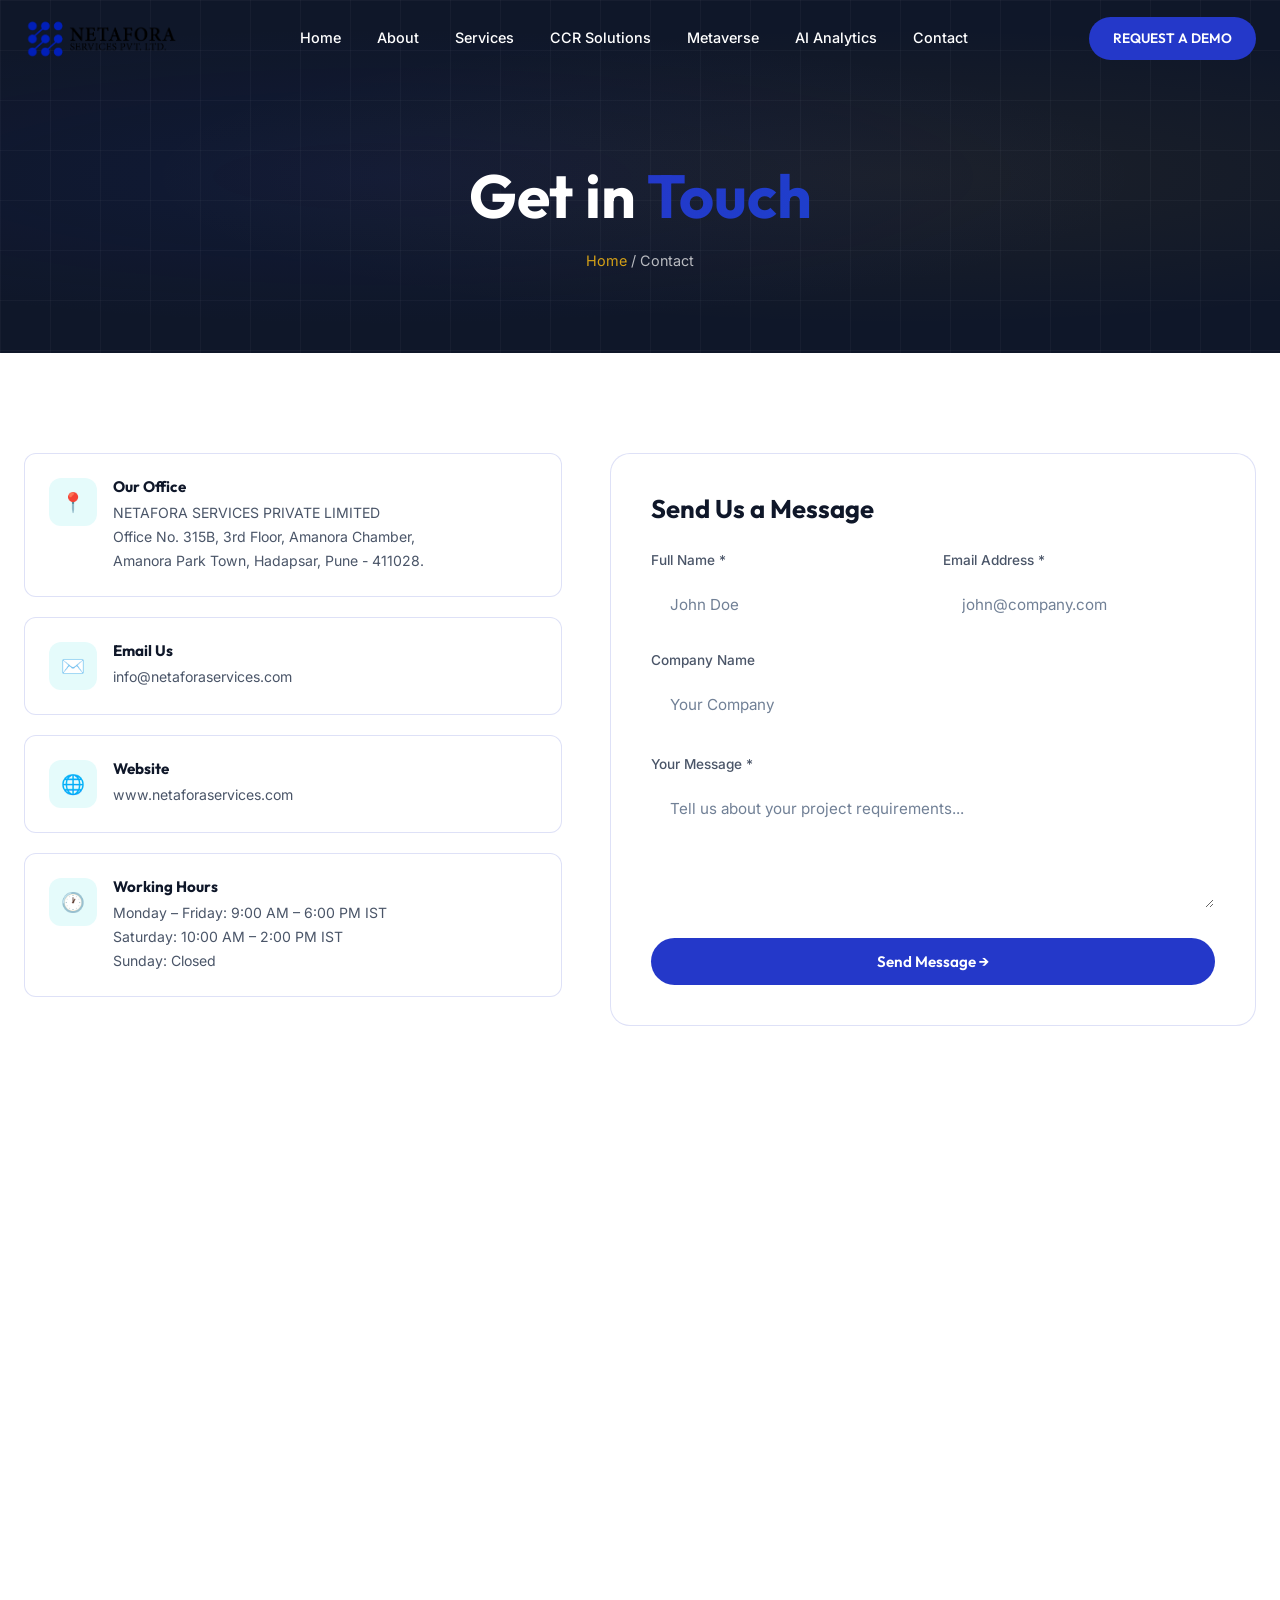
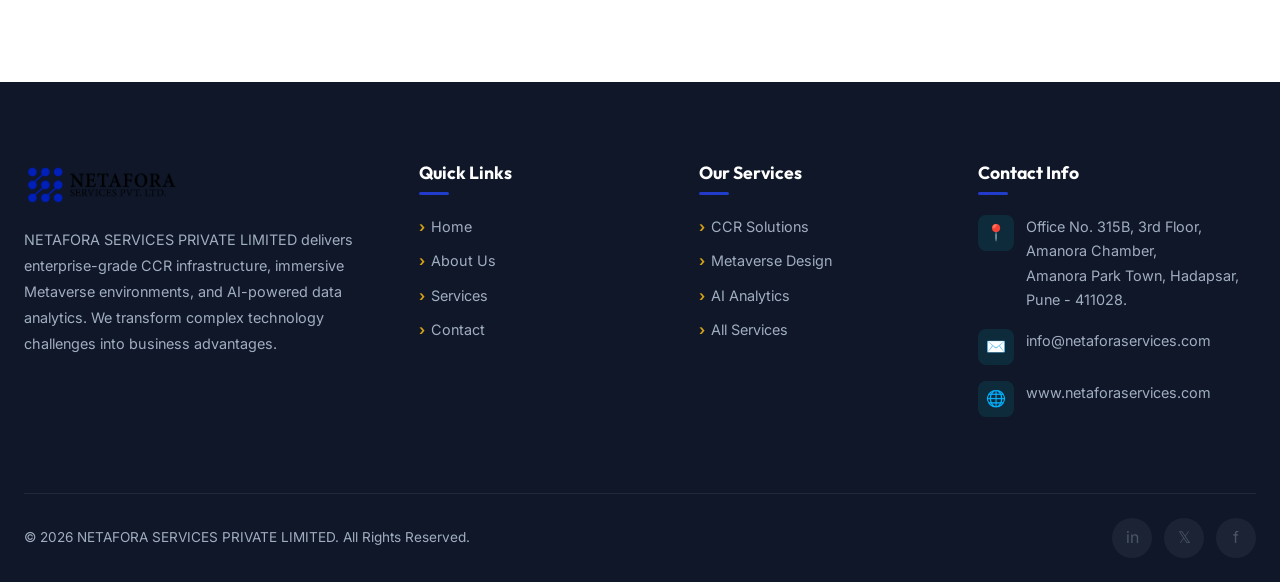
<file: contact.html>
<!DOCTYPE html>
<html lang="en">
<head>
  <meta charset="UTF-8">
  <meta name="viewport" content="width=device-width, initial-scale=1.0">
  <title>Contact Us — NETAFORA SERVICES PRIVATE LIMITED</title>
  <meta name="description" content="Get in touch with NETAFORA SERVICES PRIVATE LIMITED. Contact us for CCR infrastructure, Metaverse design, and AI Data Analytics services. Request a demo or consultation.">
  <link rel="stylesheet" href="css/style.css">
</head>
<body>

  <!-- ========== HEADER ========== -->
  <header class="site-header" id="siteHeader">
    <div class="header-inner">
      <a href="index.html" class="logo">
        <img src="assets/images/netafora.png" alt="NETAFORA SERVICES Logo" class="logo-img">
      </a>
      <nav class="main-nav" id="mainNav">
        <a href="index.html">Home</a>
        <a href="about.html">About</a>
        <a href="services.html">Services</a>
        <a href="ccr.html">CCR Solutions</a>
        <a href="metaverse.html">Metaverse</a>
        <a href="data-analytics.html">AI Analytics</a>
        <a href="contact.html">Contact</a>
      </nav>
      <div class="header-cta">
        <a href="contact.html" class="btn btn-primary btn-sm">REQUEST A DEMO</a>
      </div>
      <button class="nav-toggle" id="navToggle" aria-label="Toggle navigation">
        <span></span><span></span><span></span>
      </button>
    </div>
  </header>

  <!-- ========== PAGE BANNER ========== -->
  <section class="page-banner">
    <div class="grid-pattern"></div>
    <div class="container">
      <h1 class="reveal">Get in <span class="text-gradient">Touch</span></h1>
      <p class="breadcrumb reveal"><a href="index.html">Home</a> / Contact</p>
    </div>
  </section>

  <!-- ========== CONTACT SECTION ========== -->
  <section class="section-pad" id="contactSection">
    <div class="container">
      <div class="contact-layout">

        <!-- LEFT: Info Cards -->
        <div class="contact-info-cards reveal-left">
          <div class="info-card">
            <div class="ic-icon">📍</div>
            <div>
              <h4>Our Office</h4>
              <p>NETAFORA SERVICES PRIVATE LIMITED<br>Office No. 315B, 3rd Floor, Amanora Chamber,<br>Amanora Park Town, Hadapsar, Pune - 411028.</p>
            </div>
          </div>
          <div class="info-card">
            <div class="ic-icon">✉️</div>
            <div>
              <h4>Email Us</h4>
              <p>info@netaforaservices.com</p>
            </div>
          </div>
          <div class="info-card">
            <div class="ic-icon">🌐</div>
            <div>
              <h4>Website</h4>
              <p>www.netaforaservices.com</p>
            </div>
          </div>
          <div class="info-card">
            <div class="ic-icon">🕐</div>
            <div>
              <h4>Working Hours</h4>
              <p>Monday – Friday: 9:00 AM – 6:00 PM IST<br>Saturday: 10:00 AM – 2:00 PM IST<br>Sunday: Closed</p>
            </div>
          </div>
        </div>

        <!-- RIGHT: Contact Form -->
        <div class="contact-form reveal-right">
          <h3>Send Us a Message</h3>
          <form id="contactForm" novalidate>
            <div class="form-row">
              <div class="form-group">
                <label for="name">Full Name *</label>
                <input type="text" id="name" name="name" placeholder="John Doe" required>
                <p class="error-msg">Please enter your name</p>
              </div>
              <div class="form-group">
                <label for="email">Email Address *</label>
                <input type="email" id="email" name="email" placeholder="john@company.com" required>
                <p class="error-msg">Please enter a valid email</p>
              </div>
            </div>
            <div class="form-group" style="margin-bottom: 24px;">
              <label for="company">Company Name</label>
              <input type="text" id="company" name="company" placeholder="Your Company">
            </div>
            <div class="form-group">
              <label for="message">Your Message *</label>
              <textarea id="message" name="message" placeholder="Tell us about your project requirements..." rows="5" required></textarea>
              <p class="error-msg">Message must be at least 10 characters</p>
            </div>
            <button type="submit" class="btn btn-primary" style="width: 100%; justify-content: center;">Send Message →</button>
          </form>
        </div>

      </div>
    </div>
  </section>

  <!-- ========== MAP ========== -->
  <section class="section-pad" style="padding-top: 0;">
    <div class="container">
      <div class="map-section reveal">
        <iframe
          src="https://maps.google.com/maps?q=Amanora%20Chamber,%20Amanora%20Park%20Town,%20Hadapsar,%20Pune&t=&z=13&ie=UTF8&iwloc=&output=embed"
          width="100%" height="400" style="border:0;" allowfullscreen="" loading="lazy"
          referrerpolicy="no-referrer-when-downgrade"
          title="NETAFORA SERVICES office location on Google Maps">
        </iframe>
      </div>
    </div>
  </section>

  <!-- ========== FOOTER ========== -->
  <footer class="site-footer" id="siteFooter">
    <div class="container">
      <div class="footer-grid">
        <div class="footer-col">
          <div class="logo" style="margin-bottom: 20px;">
            <img src="assets/images/netafora.png" alt="NETAFORA SERVICES Logo" class="logo-img">
          </div>
          <p>NETAFORA SERVICES PRIVATE LIMITED delivers enterprise-grade CCR infrastructure, immersive Metaverse environments, and AI-powered data analytics. We transform complex technology challenges into business advantages.</p>
        </div>
        <div class="footer-col">
          <h4>Quick Links</h4>
          <div class="footer-links">
            <a href="index.html">Home</a>
            <a href="about.html">About Us</a>
            <a href="services.html">Services</a>
            <a href="contact.html">Contact</a>
          </div>
        </div>
        <div class="footer-col">
          <h4>Our Services</h4>
          <div class="footer-links">
            <a href="ccr.html">CCR Solutions</a>
            <a href="metaverse.html">Metaverse Design</a>
            <a href="data-analytics.html">AI Analytics</a>
            <a href="services.html">All Services</a>
          </div>
        </div>
        <div class="footer-col">
          <h4>Contact Info</h4>
          <div class="footer-contact-item">
            <div class="fc-icon">📍</div>
            <div>Office No. 315B, 3rd Floor, Amanora Chamber,<br>Amanora Park Town, Hadapsar, Pune - 411028.</div>
          </div>
          <div class="footer-contact-item">
            <div class="fc-icon">✉️</div>
            <div>info@netaforaservices.com</div>
          </div>
          <div class="footer-contact-item">
            <div class="fc-icon">🌐</div>
            <div>www.netaforaservices.com</div>
          </div>
        </div>
      </div>
      <div class="footer-bottom">
        <p>&copy; 2026 NETAFORA SERVICES PRIVATE LIMITED. All Rights Reserved.</p>
        <div class="footer-socials">
          <a href="#" aria-label="LinkedIn">in</a>
          <a href="#" aria-label="Twitter">𝕏</a>
          <a href="#" aria-label="Facebook">f</a>
        </div>
      </div>
    </div>
  </footer>

  <script src="js/script.js"></script>
</body>
</html>
</file>
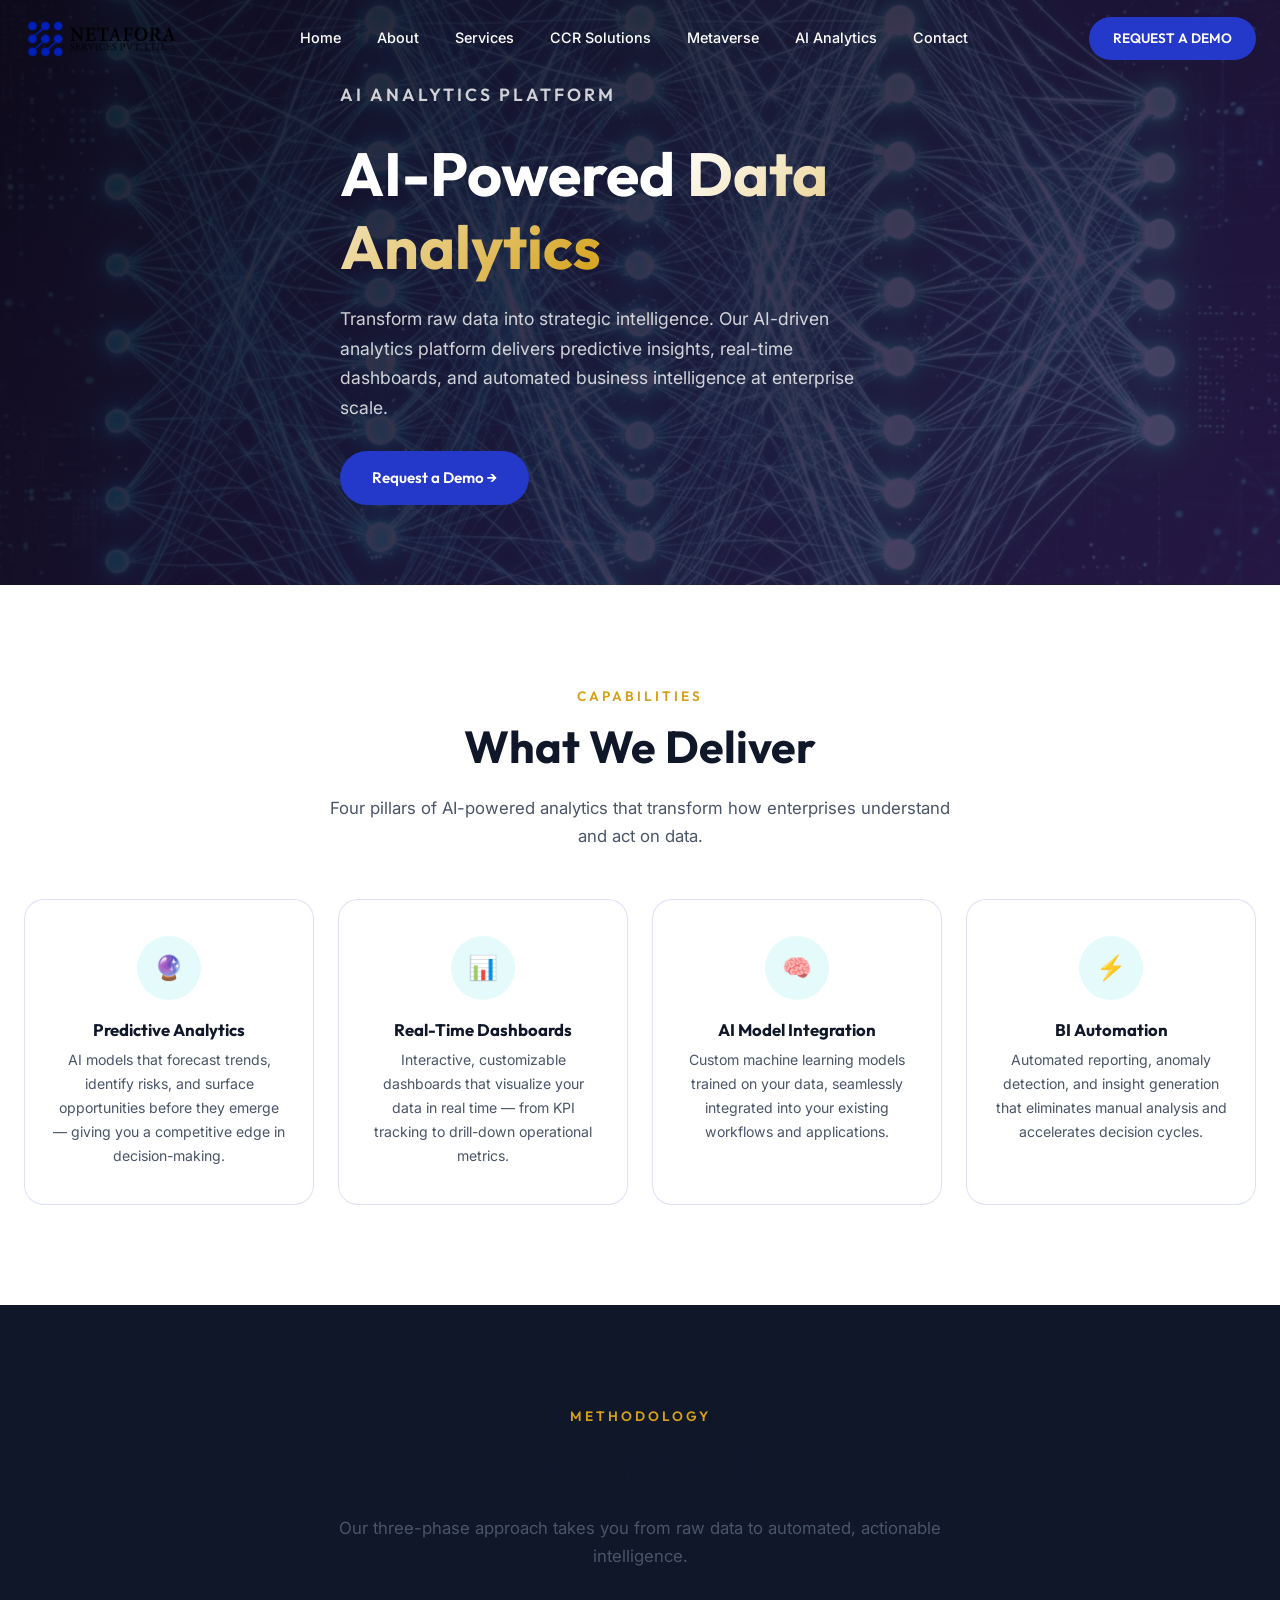
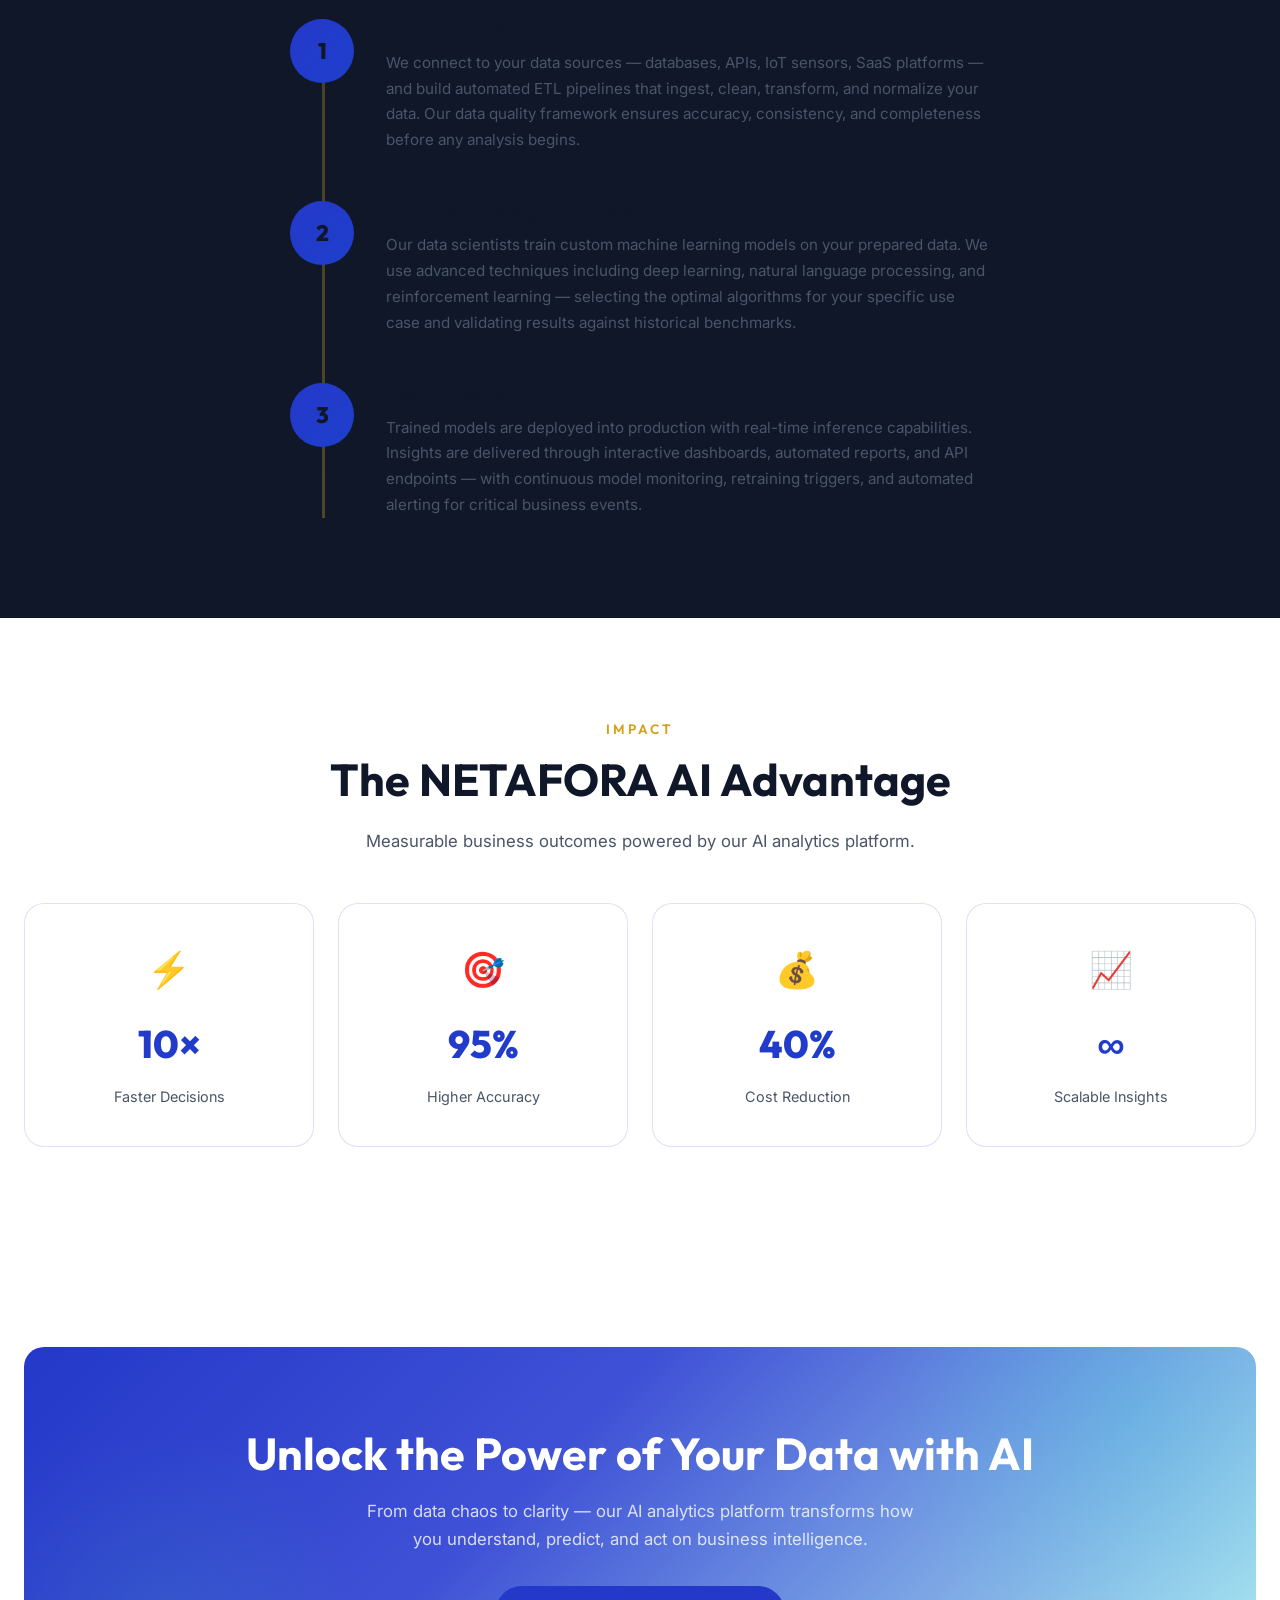
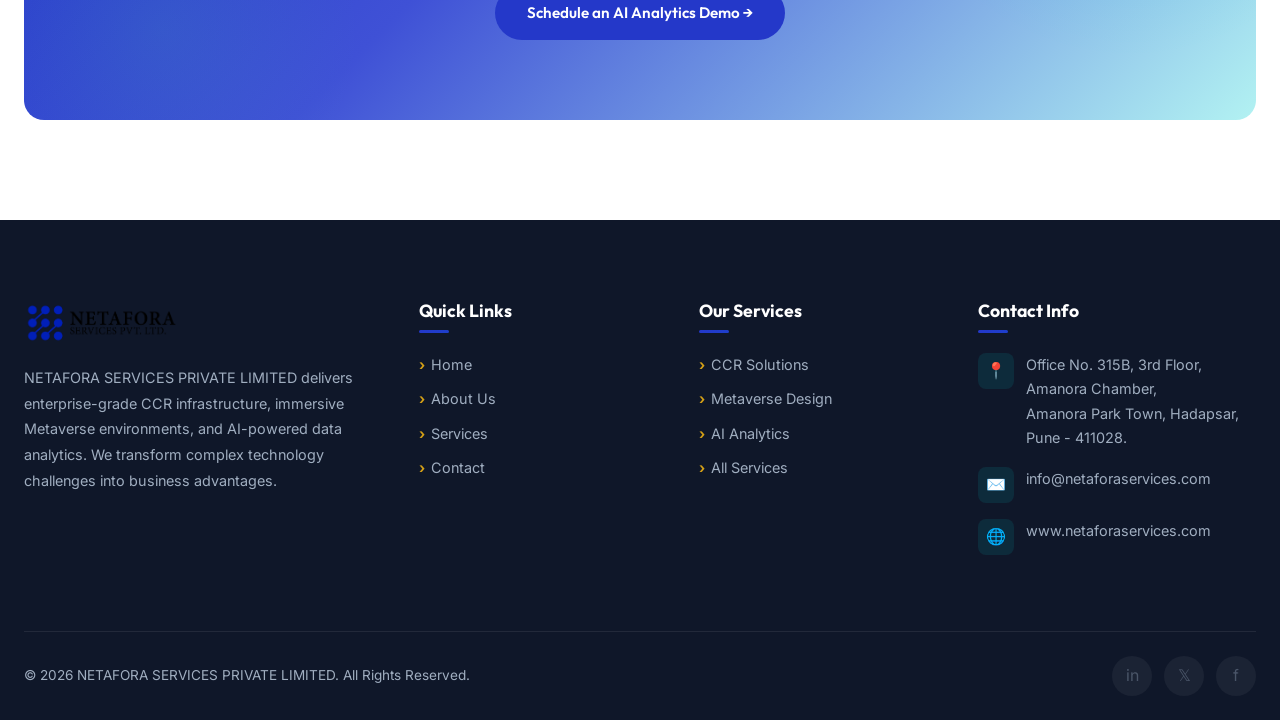
<file: data-analytics.html>
<!DOCTYPE html>
<html lang="en">
<head>
  <meta charset="UTF-8">
  <meta name="viewport" content="width=device-width, initial-scale=1.0">
  <title>AI-Powered Data Analytics — NETAFORA SERVICES</title>
  <meta name="description" content="NETAFORA's AI Data Analytics platform: predictive analytics, real-time dashboards, AI model integration, and business intelligence automation for enterprise growth.">
  <link rel="stylesheet" href="css/style.css">
</head>
<body>

  <!-- ========== HEADER ========== -->
  <header class="site-header" id="siteHeader">
    <div class="header-inner">
      <a href="index.html" class="logo">
        <img src="assets/images/netafora.png" alt="NETAFORA SERVICES Logo" class="logo-img">
      </a>
      <nav class="main-nav" id="mainNav">
        <a href="index.html">Home</a>
        <a href="about.html">About</a>
        <a href="services.html">Services</a>
        <a href="ccr.html">CCR Solutions</a>
        <a href="metaverse.html">Metaverse</a>
        <a href="data-analytics.html">AI Analytics</a>
        <a href="contact.html">Contact</a>
      </nav>
      <div class="header-cta">
        <a href="contact.html" class="btn btn-primary btn-sm">REQUEST A DEMO</a>
      </div>
      <button class="nav-toggle" id="navToggle" aria-label="Toggle navigation">
        <span></span><span></span><span></span>
      </button>
    </div>
  </header>

  <!-- ========== ANALYTICS HERO ========== -->
  <section class="analytics-hero">
    <div class="hero-bg" style="background-image: url('assets/images/ai-neural.png')"></div>
    <div class="hero-overlay"></div>
    <div class="hero-content">
      <p class="section-label reveal">AI Analytics Platform</p>
      <h1 class="reveal">AI-Powered <span class="text-gradient">Data Analytics</span></h1>
      <p class="reveal">Transform raw data into strategic intelligence. Our AI-driven analytics platform delivers predictive insights, real-time dashboards, and automated business intelligence at enterprise scale.</p>
      <a href="contact.html" class="btn btn-primary reveal">Request a Demo →</a>
    </div>
  </section>

  <!-- ========== WHAT WE DELIVER ========== -->
  <section class="section-pad" id="deliverSection">
    <div class="container">
      <div class="section-header reveal">
        <p class="section-label">Capabilities</p>
        <h2 class="section-title">What We Deliver</h2>
        <p class="section-subtitle">Four pillars of AI-powered analytics that transform how enterprises understand and act on data.</p>
      </div>

      <div class="deliver-grid">
        <div class="deliver-card reveal">
          <div class="d-icon">🔮</div>
          <h3>Predictive Analytics</h3>
          <p>AI models that forecast trends, identify risks, and surface opportunities before they emerge — giving you a competitive edge in decision-making.</p>
        </div>
        <div class="deliver-card reveal">
          <div class="d-icon">📊</div>
          <h3>Real-Time Dashboards</h3>
          <p>Interactive, customizable dashboards that visualize your data in real time — from KPI tracking to drill-down operational metrics.</p>
        </div>
        <div class="deliver-card reveal">
          <div class="d-icon">🧠</div>
          <h3>AI Model Integration</h3>
          <p>Custom machine learning models trained on your data, seamlessly integrated into your existing workflows and applications.</p>
        </div>
        <div class="deliver-card reveal">
          <div class="d-icon">⚡</div>
          <h3>BI Automation</h3>
          <p>Automated reporting, anomaly detection, and insight generation that eliminates manual analysis and accelerates decision cycles.</p>
        </div>
      </div>
    </div>
  </section>

  <!-- ========== HOW IT WORKS ========== -->
  <section class="section-pad" style="background: var(--primary-dark);" id="howItWorks">
    <div class="container">
      <div class="section-header reveal">
        <p class="section-label">Methodology</p>
        <h2 class="section-title">How It Works</h2>
        <p class="section-subtitle">Our three-phase approach takes you from raw data to automated, actionable intelligence.</p>
      </div>

      <div class="numbered-steps">
        <div class="numbered-step reveal">
          <div class="step-circle">1</div>
          <div class="numbered-step-content">
            <h3>Data Collection &amp; Cleaning</h3>
            <p>We connect to your data sources — databases, APIs, IoT sensors, SaaS platforms — and build automated ETL pipelines that ingest, clean, transform, and normalize your data. Our data quality framework ensures accuracy, consistency, and completeness before any analysis begins.</p>
          </div>
        </div>
        <div class="numbered-step reveal">
          <div class="step-circle">2</div>
          <div class="numbered-step-content">
            <h3>AI Model Training &amp; Analysis</h3>
            <p>Our data scientists train custom machine learning models on your prepared data. We use advanced techniques including deep learning, natural language processing, and reinforcement learning — selecting the optimal algorithms for your specific use case and validating results against historical benchmarks.</p>
          </div>
        </div>
        <div class="numbered-step reveal">
          <div class="step-circle">3</div>
          <div class="numbered-step-content">
            <h3>Insight Delivery &amp; Automation</h3>
            <p>Trained models are deployed into production with real-time inference capabilities. Insights are delivered through interactive dashboards, automated reports, and API endpoints — with continuous model monitoring, retraining triggers, and automated alerting for critical business events.</p>
          </div>
        </div>
      </div>
    </div>
  </section>

  <!-- ========== BENEFITS ========== -->
  <section class="section-pad" id="benefits">
    <div class="container">
      <div class="section-header reveal">
        <p class="section-label">Impact</p>
        <h2 class="section-title">The NETAFORA AI Advantage</h2>
        <p class="section-subtitle">Measurable business outcomes powered by our AI analytics platform.</p>
      </div>

      <div class="benefit-stats">
        <div class="benefit-stat reveal">
          <div class="bs-icon">⚡</div>
          <div class="bs-number">10×</div>
          <div class="bs-label">Faster Decisions</div>
        </div>
        <div class="benefit-stat reveal">
          <div class="bs-icon">🎯</div>
          <div class="bs-number">95%</div>
          <div class="bs-label">Higher Accuracy</div>
        </div>
        <div class="benefit-stat reveal">
          <div class="bs-icon">💰</div>
          <div class="bs-number">40%</div>
          <div class="bs-label">Cost Reduction</div>
        </div>
        <div class="benefit-stat reveal">
          <div class="bs-icon">📈</div>
          <div class="bs-number">∞</div>
          <div class="bs-label">Scalable Insights</div>
        </div>
      </div>
    </div>
  </section>

  <!-- ========== CTA BANNER ========== -->
  <section class="cta-banner section-pad">
    <div class="container">
      <div class="cta-banner-inner reveal">
        <h2>Unlock the Power of Your Data with AI</h2>
        <p>From data chaos to clarity — our AI analytics platform transforms how you understand, predict, and act on business intelligence.</p>
        <a href="contact.html" class="btn btn-primary">Schedule an AI Analytics Demo →</a>
      </div>
    </div>
  </section>

  <!-- ========== FOOTER ========== -->
  <footer class="site-footer" id="siteFooter">
    <div class="container">
      <div class="footer-grid">
        <div class="footer-col">
          <div class="logo" style="margin-bottom: 20px;">
            <img src="assets/images/netafora.png" alt="NETAFORA SERVICES Logo" class="logo-img">
          </div>
          <p>NETAFORA SERVICES PRIVATE LIMITED delivers enterprise-grade CCR infrastructure, immersive Metaverse environments, and AI-powered data analytics. We transform complex technology challenges into business advantages.</p>
        </div>
        <div class="footer-col">
          <h4>Quick Links</h4>
          <div class="footer-links">
            <a href="index.html">Home</a>
            <a href="about.html">About Us</a>
            <a href="services.html">Services</a>
            <a href="contact.html">Contact</a>
          </div>
        </div>
        <div class="footer-col">
          <h4>Our Services</h4>
          <div class="footer-links">
            <a href="ccr.html">CCR Solutions</a>
            <a href="metaverse.html">Metaverse Design</a>
            <a href="data-analytics.html">AI Analytics</a>
            <a href="services.html">All Services</a>
          </div>
        </div>
        <div class="footer-col">
          <h4>Contact Info</h4>
          <div class="footer-contact-item">
            <div class="fc-icon">📍</div>
            <div>Office No. 315B, 3rd Floor, Amanora Chamber,<br>Amanora Park Town, Hadapsar, Pune - 411028.</div>
          </div>
          <div class="footer-contact-item">
            <div class="fc-icon">✉️</div>
            <div>info@netaforaservices.com</div>
          </div>
          <div class="footer-contact-item">
            <div class="fc-icon">🌐</div>
            <div>www.netaforaservices.com</div>
          </div>
        </div>
      </div>
      <div class="footer-bottom">
        <p>&copy; 2026 NETAFORA SERVICES PRIVATE LIMITED. All Rights Reserved.</p>
        <div class="footer-socials">
          <a href="#" aria-label="LinkedIn">in</a>
          <a href="#" aria-label="Twitter">𝕏</a>
          <a href="#" aria-label="Facebook">f</a>
        </div>
      </div>
    </div>
  </footer>

  <script src="js/script.js"></script>
</body>
</html>
</file>
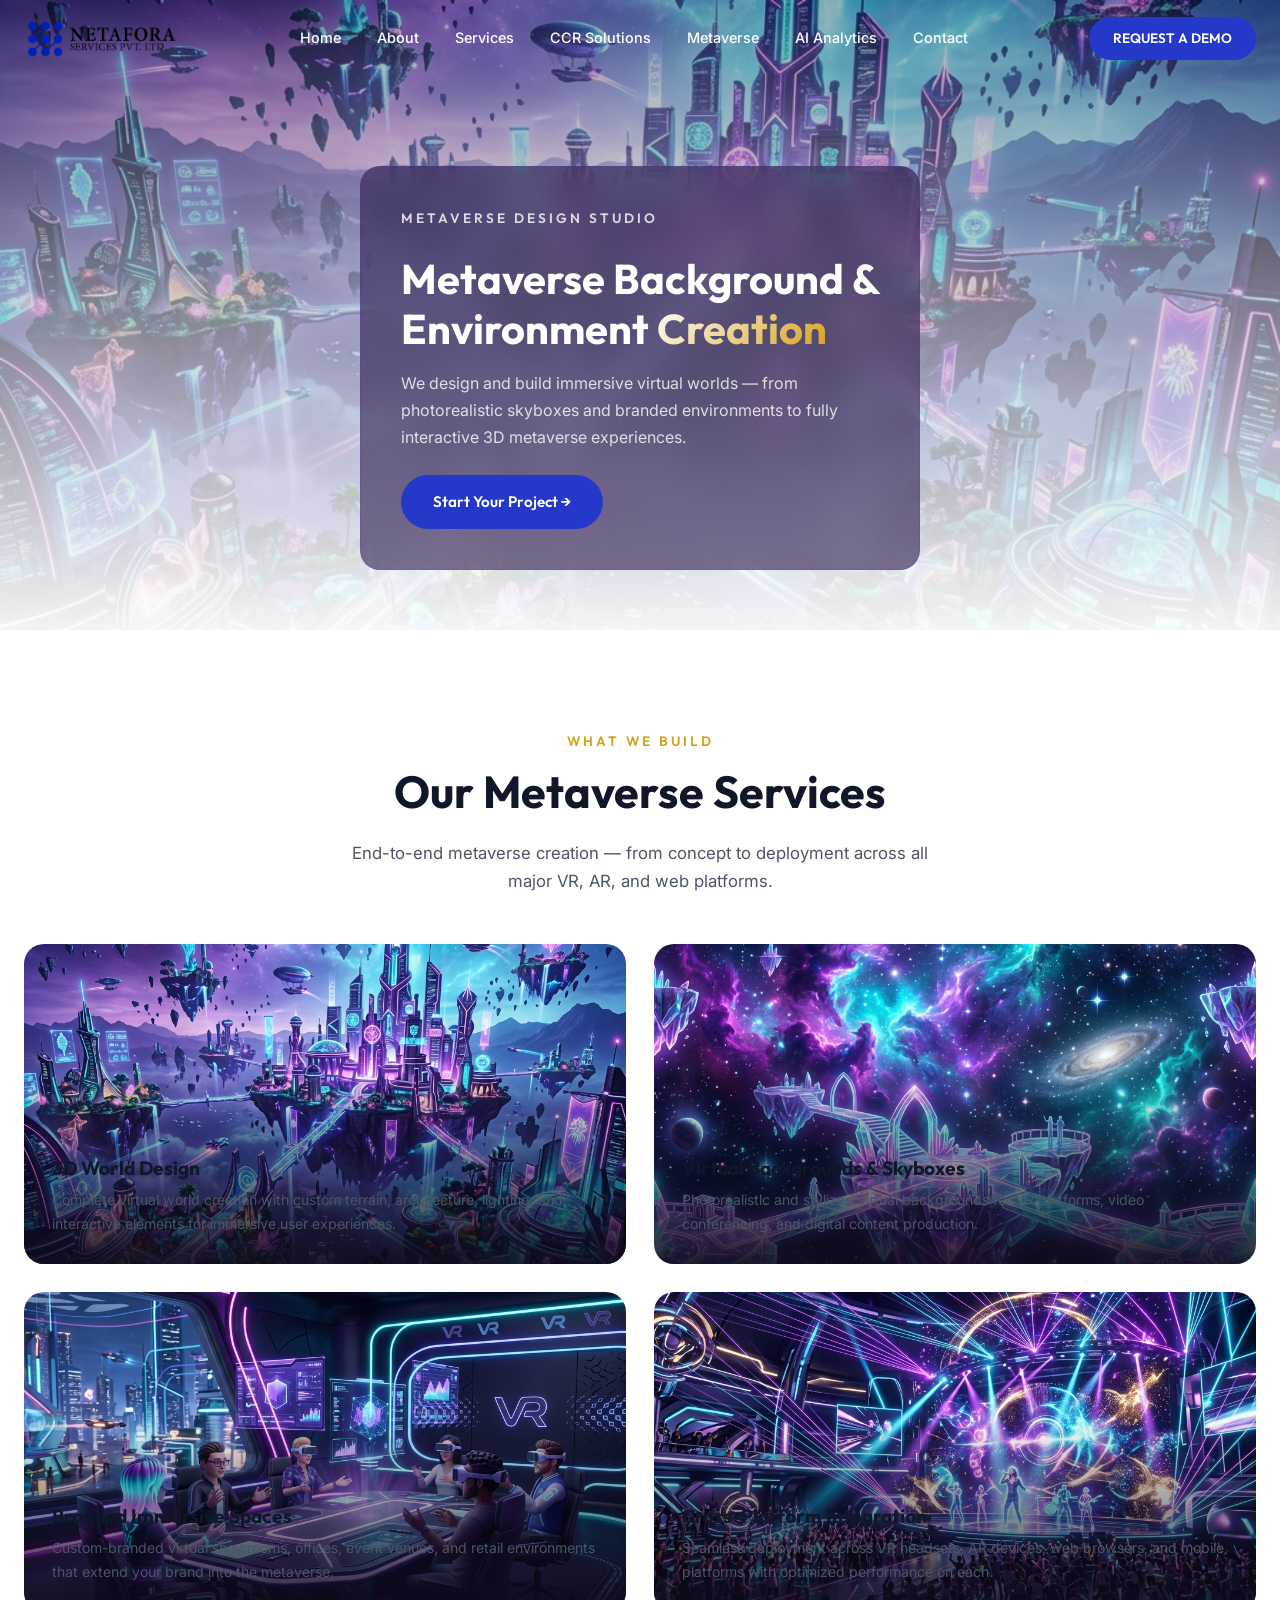
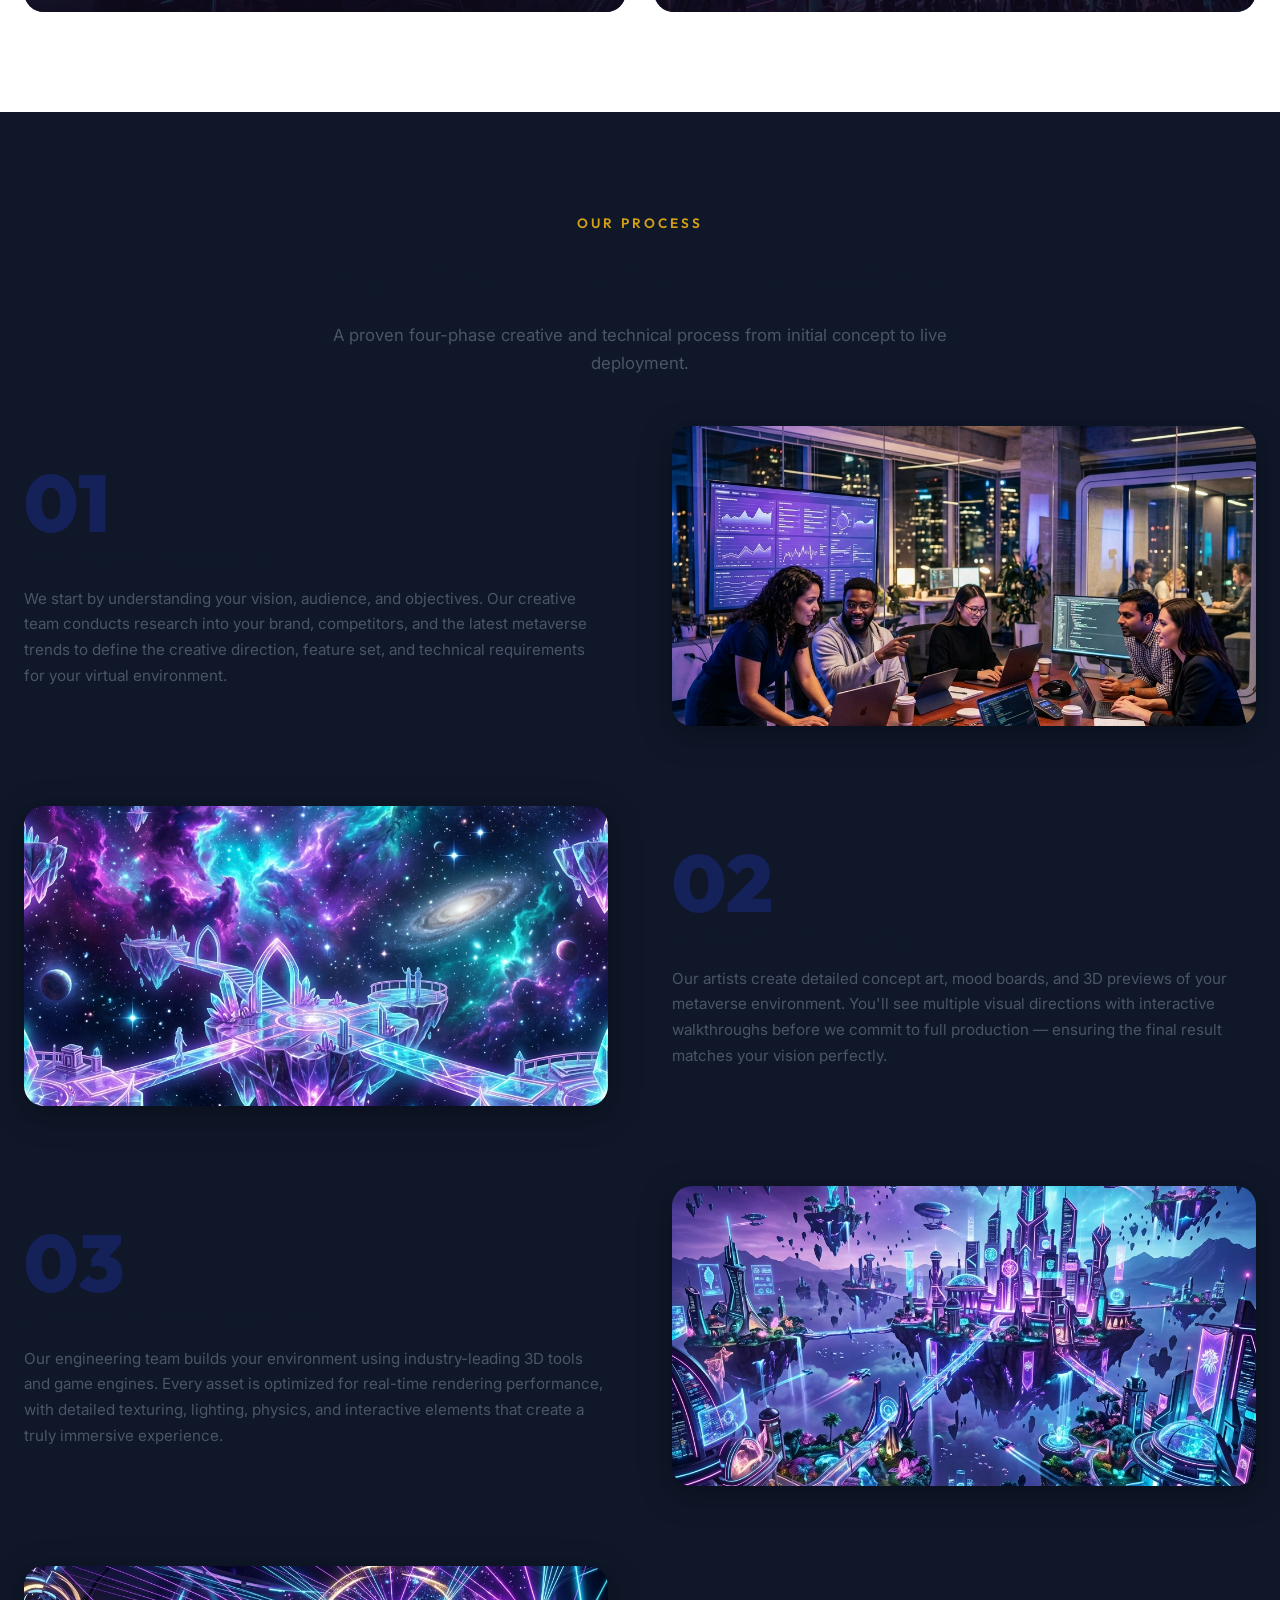
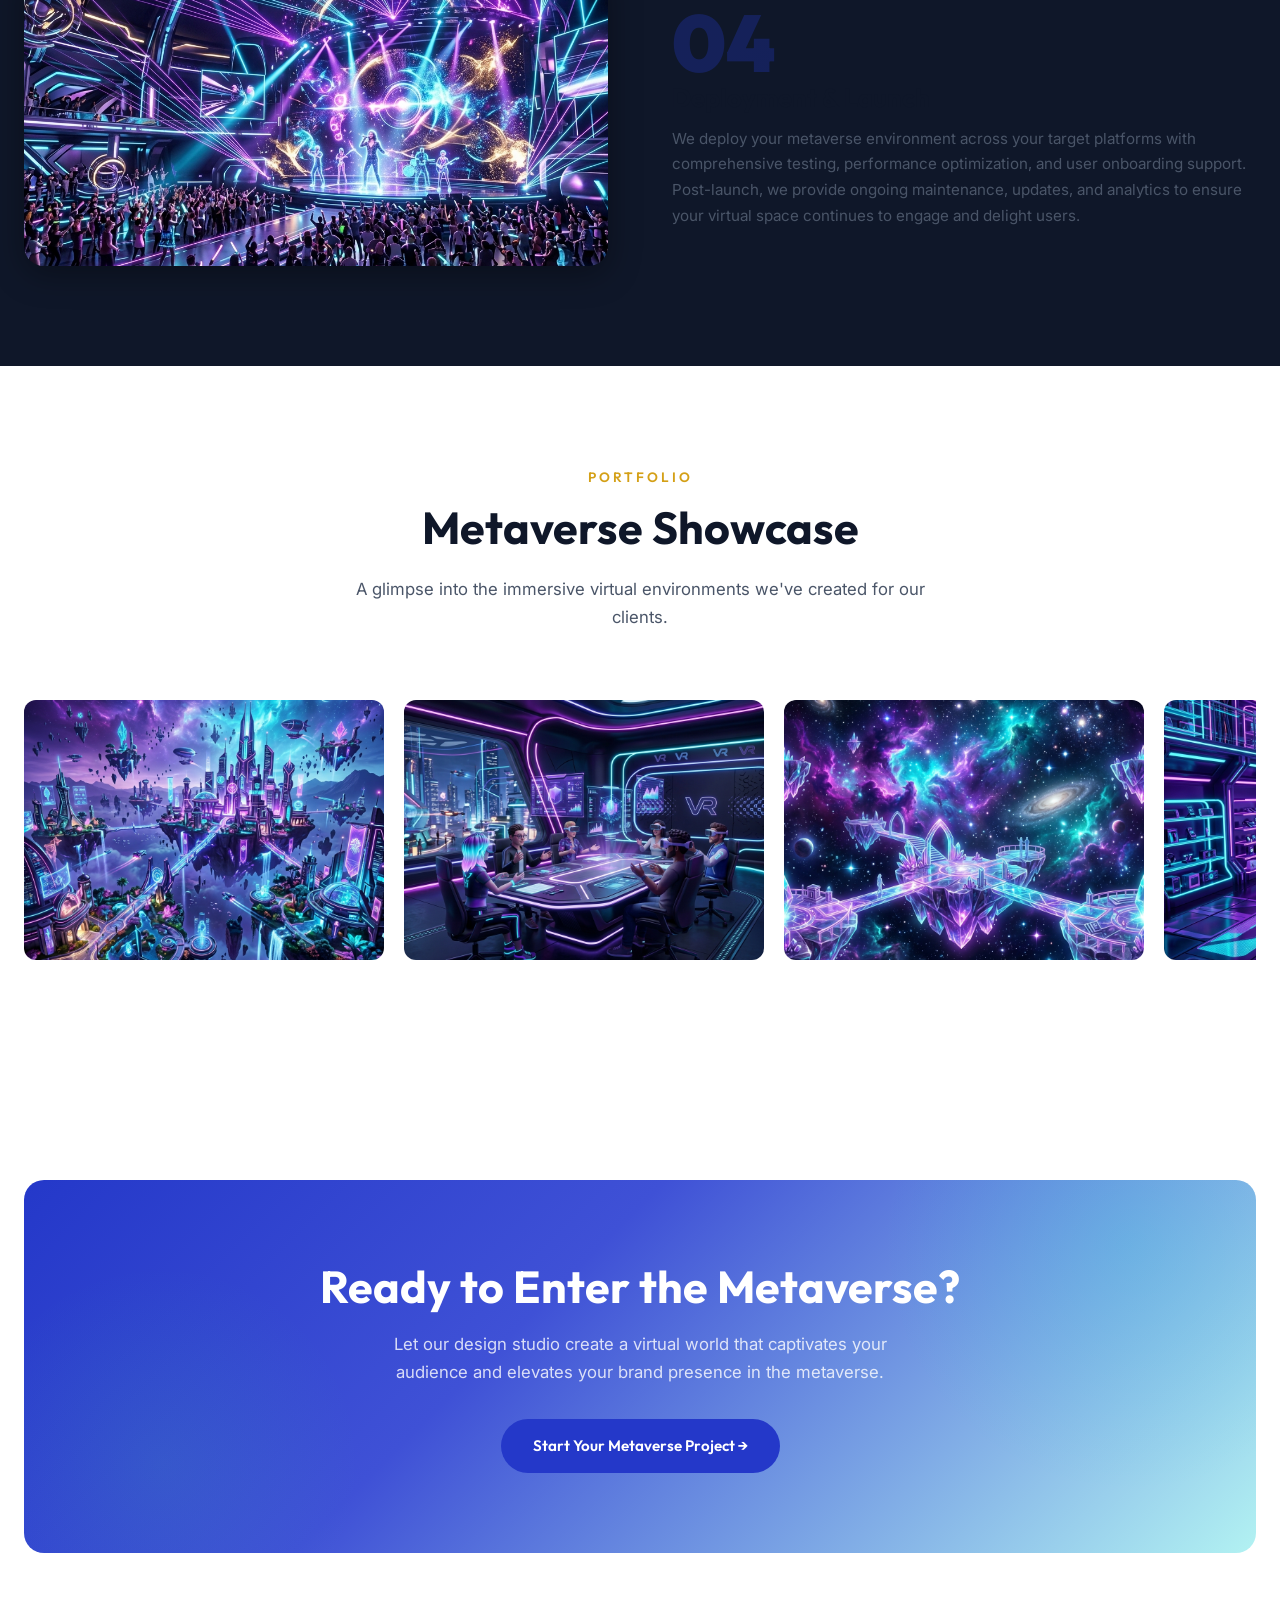
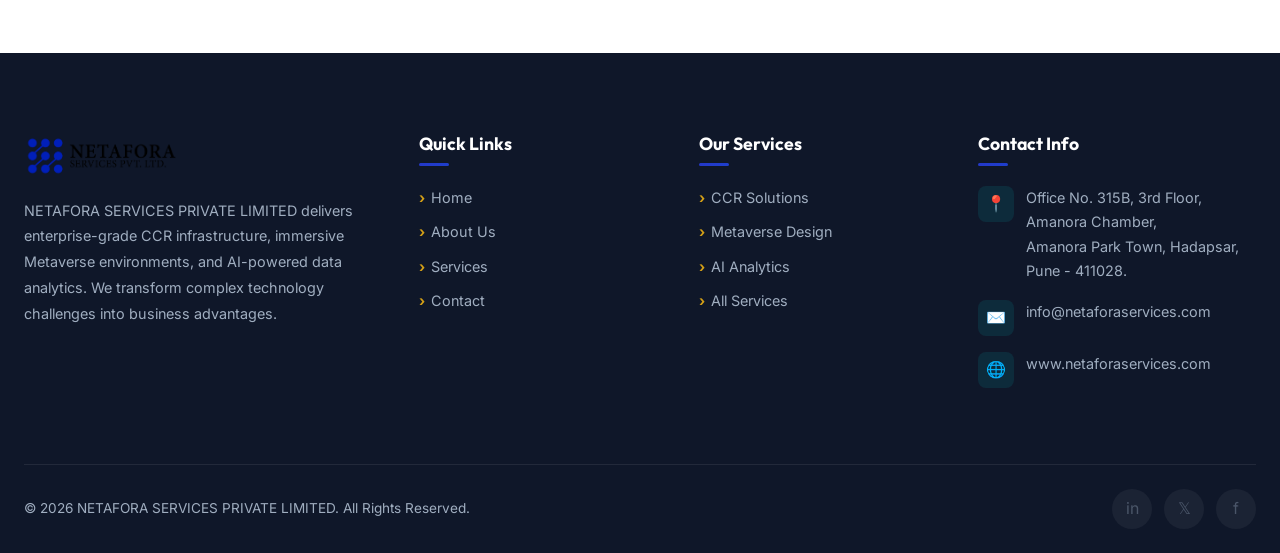
<file: metaverse.html>
<!DOCTYPE html>
<html lang="en">
<head>
  <meta charset="UTF-8">
  <meta name="viewport" content="width=device-width, initial-scale=1.0">
  <title>Metaverse Background & Environment Creation — NETAFORA SERVICES</title>
  <meta name="description" content="NETAFORA's Metaverse Design Studio: custom virtual backgrounds, immersive 3D world creation, branded metaverse spaces, and cross-platform VR/AR integration.">
  <link rel="stylesheet" href="css/style.css">
</head>
<body>

  <!-- ========== HEADER ========== -->
  <header class="site-header" id="siteHeader">
    <div class="header-inner">
      <a href="index.html" class="logo">
        <img src="assets/images/netafora.png" alt="NETAFORA SERVICES Logo" class="logo-img">
      </a>
      <nav class="main-nav" id="mainNav">
        <a href="index.html">Home</a>
        <a href="about.html">About</a>
        <a href="services.html">Services</a>
        <a href="ccr.html">CCR Solutions</a>
        <a href="metaverse.html">Metaverse</a>
        <a href="data-analytics.html">AI Analytics</a>
        <a href="contact.html">Contact</a>
      </nav>
      <div class="header-cta">
        <a href="contact.html" class="btn btn-primary btn-sm">REQUEST A DEMO</a>
      </div>
      <button class="nav-toggle" id="navToggle" aria-label="Toggle navigation">
        <span></span><span></span><span></span>
      </button>
    </div>
  </header>

  <!-- ========== METAVERSE HERO ========== -->
  <section class="meta-hero">
    <div class="hero-bg" style="background-image: url('assets/images/metaverse-world.png')"></div>
    <div class="hero-overlay"></div>
    <div class="container">
      <div class="hero-content reveal">
        <p class="section-label">Metaverse Design Studio</p>
        <h1>Metaverse Background &amp; Environment <span class="text-gradient">Creation</span></h1>
        <p>We design and build immersive virtual worlds — from photorealistic skyboxes and branded environments to fully interactive 3D metaverse experiences.</p>
        <a href="contact.html" class="btn btn-primary">Start Your Project →</a>
      </div>
    </div>
  </section>

  <!-- ========== OUR METAVERSE SERVICES ========== -->
  <section class="section-pad" id="metaServices">
    <div class="container">
      <div class="section-header reveal">
        <p class="section-label">What We Build</p>
        <h2 class="section-title">Our Metaverse Services</h2>
        <p class="section-subtitle">End-to-end metaverse creation — from concept to deployment across all major VR, AR, and web platforms.</p>
      </div>

      <div class="meta-services-grid">
        <div class="meta-service-card reveal">
          <img src="assets/images/metaverse-world.png" alt="3D world design for metaverse">
          <div class="card-overlay"></div>
          <div class="card-info">
            <h3>3D World Design</h3>
            <p>Complete virtual world creation with custom terrain, architecture, lighting, and interactive elements for immersive user experiences.</p>
          </div>
        </div>
        <div class="meta-service-card reveal">
          <img src="assets/images/gallery-2.png" alt="Virtual backgrounds and skyboxes">
          <div class="card-overlay"></div>
          <div class="card-info">
            <h3>Virtual Backgrounds &amp; Skyboxes</h3>
            <p>Photorealistic and stylized virtual backgrounds for VR platforms, video conferencing, and digital content production.</p>
          </div>
        </div>
        <div class="meta-service-card reveal">
          <img src="assets/images/gallery-1.png" alt="Branded immersive spaces">
          <div class="card-overlay"></div>
          <div class="card-info">
            <h3>Branded Immersive Spaces</h3>
            <p>Custom-branded virtual showrooms, offices, event venues, and retail environments that extend your brand into the metaverse.</p>
          </div>
        </div>
        <div class="meta-service-card reveal">
          <img src="assets/images/gallery-4.png" alt="Cross-platform metaverse integration">
          <div class="card-overlay"></div>
          <div class="card-info">
            <h3>Cross-Platform Integration</h3>
            <p>Seamless deployment across VR headsets, AR devices, web browsers, and mobile platforms with optimized performance on each.</p>
          </div>
        </div>
      </div>
    </div>
  </section>

  <!-- ========== OUR PROCESS — ZIGZAG ========== -->
  <section class="zigzag-section section-pad" style="background: var(--primary-dark);">
    <div class="container">
      <div class="section-header reveal">
        <p class="section-label">Our Process</p>
        <h2 class="section-title">How We Build Your Metaverse</h2>
        <p class="section-subtitle">A proven four-phase creative and technical process from initial concept to live deployment.</p>
      </div>

      <!-- Step 1 -->
      <div class="zigzag-step reveal">
        <div>
          <div class="step-num">01</div>
          <h3>Ideation &amp; Discovery</h3>
          <p>We start by understanding your vision, audience, and objectives. Our creative team conducts research into your brand, competitors, and the latest metaverse trends to define the creative direction, feature set, and technical requirements for your virtual environment.</p>
        </div>
        <img src="assets/images/about-team.png" alt="Ideation and discovery phase">
      </div>

      <!-- Step 2 -->
      <div class="zigzag-step reverse reveal">
        <div>
          <div class="step-num">02</div>
          <h3>Concept Art &amp; Design</h3>
          <p>Our artists create detailed concept art, mood boards, and 3D previews of your metaverse environment. You'll see multiple visual directions with interactive walkthroughs before we commit to full production — ensuring the final result matches your vision perfectly.</p>
        </div>
        <img src="assets/images/gallery-2.png" alt="Concept art and design phase">
      </div>

      <!-- Step 3 -->
      <div class="zigzag-step reveal">
        <div>
          <div class="step-num">03</div>
          <h3>3D Build &amp; Development</h3>
          <p>Our engineering team builds your environment using industry-leading 3D tools and game engines. Every asset is optimized for real-time rendering performance, with detailed texturing, lighting, physics, and interactive elements that create a truly immersive experience.</p>
        </div>
        <img src="assets/images/metaverse-world.png" alt="3D build and development phase">
      </div>

      <!-- Step 4 -->
      <div class="zigzag-step reverse reveal">
        <div>
          <div class="step-num">04</div>
          <h3>Deployment &amp; Launch</h3>
          <p>We deploy your metaverse environment across your target platforms with comprehensive testing, performance optimization, and user onboarding support. Post-launch, we provide ongoing maintenance, updates, and analytics to ensure your virtual space continues to engage and delight users.</p>
        </div>
        <img src="assets/images/gallery-4.png" alt="Deployment and launch phase">
      </div>
    </div>
  </section>

  <!-- ========== GALLERY SHOWCASE ========== -->
  <section class="section-pad" id="metaGallery">
    <div class="container">
      <div class="section-header reveal">
        <p class="section-label">Portfolio</p>
        <h2 class="section-title">Metaverse Showcase</h2>
        <p class="section-subtitle">A glimpse into the immersive virtual environments we've created for our clients.</p>
      </div>
      <div class="gallery-scroll reveal">
        <img src="assets/images/metaverse-world.png" alt="Virtual metaverse world with neon architecture">
        <img src="assets/images/gallery-1.png" alt="Branded corporate meeting room in metaverse">
        <img src="assets/images/gallery-2.png" alt="Cosmic skybox virtual environment">
        <img src="assets/images/gallery-3.png" alt="Virtual retail store experience">
        <img src="assets/images/gallery-4.png" alt="Virtual concert venue with holographic stage">
      </div>
    </div>
  </section>

  <!-- ========== CTA BANNER ========== -->
  <section class="cta-banner section-pad">
    <div class="container">
      <div class="cta-banner-inner reveal">
        <h2>Ready to Enter the Metaverse?</h2>
        <p>Let our design studio create a virtual world that captivates your audience and elevates your brand presence in the metaverse.</p>
        <a href="contact.html" class="btn btn-primary">Start Your Metaverse Project →</a>
      </div>
    </div>
  </section>

  <!-- ========== FOOTER ========== -->
  <footer class="site-footer" id="siteFooter">
    <div class="container">
      <div class="footer-grid">
        <div class="footer-col">
          <div class="logo" style="margin-bottom: 20px;">
            <img src="assets/images/netafora.png" alt="NETAFORA SERVICES Logo" class="logo-img">
          </div>
          <p>NETAFORA SERVICES PRIVATE LIMITED delivers enterprise-grade CCR infrastructure, immersive Metaverse environments, and AI-powered data analytics. We transform complex technology challenges into business advantages.</p>
        </div>
        <div class="footer-col">
          <h4>Quick Links</h4>
          <div class="footer-links">
            <a href="index.html">Home</a>
            <a href="about.html">About Us</a>
            <a href="services.html">Services</a>
            <a href="contact.html">Contact</a>
          </div>
        </div>
        <div class="footer-col">
          <h4>Our Services</h4>
          <div class="footer-links">
            <a href="ccr.html">CCR Solutions</a>
            <a href="metaverse.html">Metaverse Design</a>
            <a href="data-analytics.html">AI Analytics</a>
            <a href="services.html">All Services</a>
          </div>
        </div>
        <div class="footer-col">
          <h4>Contact Info</h4>
          <div class="footer-contact-item">
            <div class="fc-icon">📍</div>
            <div>Office No. 315B, 3rd Floor, Amanora Chamber,<br>Amanora Park Town, Hadapsar, Pune - 411028.</div>
          </div>
          <div class="footer-contact-item">
            <div class="fc-icon">✉️</div>
            <div>info@netaforaservices.com</div>
          </div>
          <div class="footer-contact-item">
            <div class="fc-icon">🌐</div>
            <div>www.netaforaservices.com</div>
          </div>
        </div>
      </div>
      <div class="footer-bottom">
        <p>&copy; 2026 NETAFORA SERVICES PRIVATE LIMITED. All Rights Reserved.</p>
        <div class="footer-socials">
          <a href="#" aria-label="LinkedIn">in</a>
          <a href="#" aria-label="Twitter">𝕏</a>
          <a href="#" aria-label="Facebook">f</a>
        </div>
      </div>
    </div>
  </footer>

  <script src="js/script.js"></script>
</body>
</html>
</file>
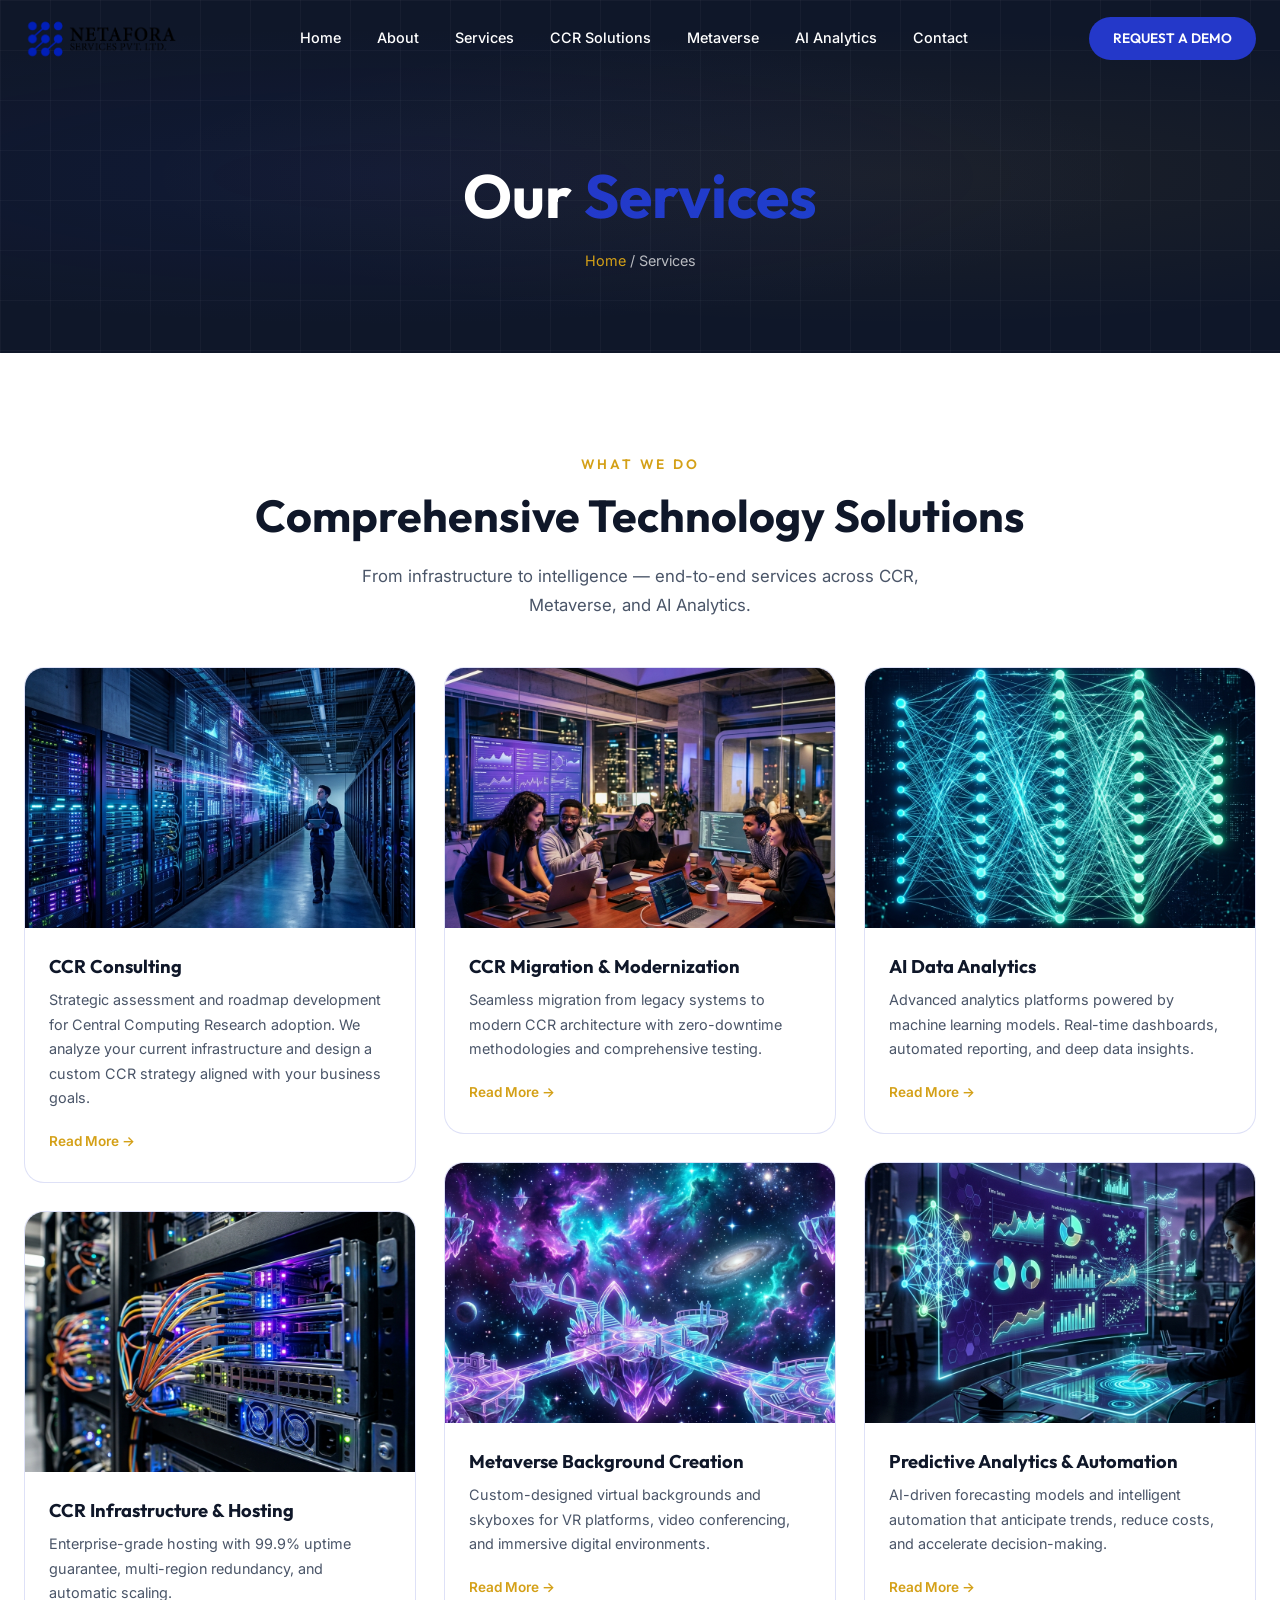
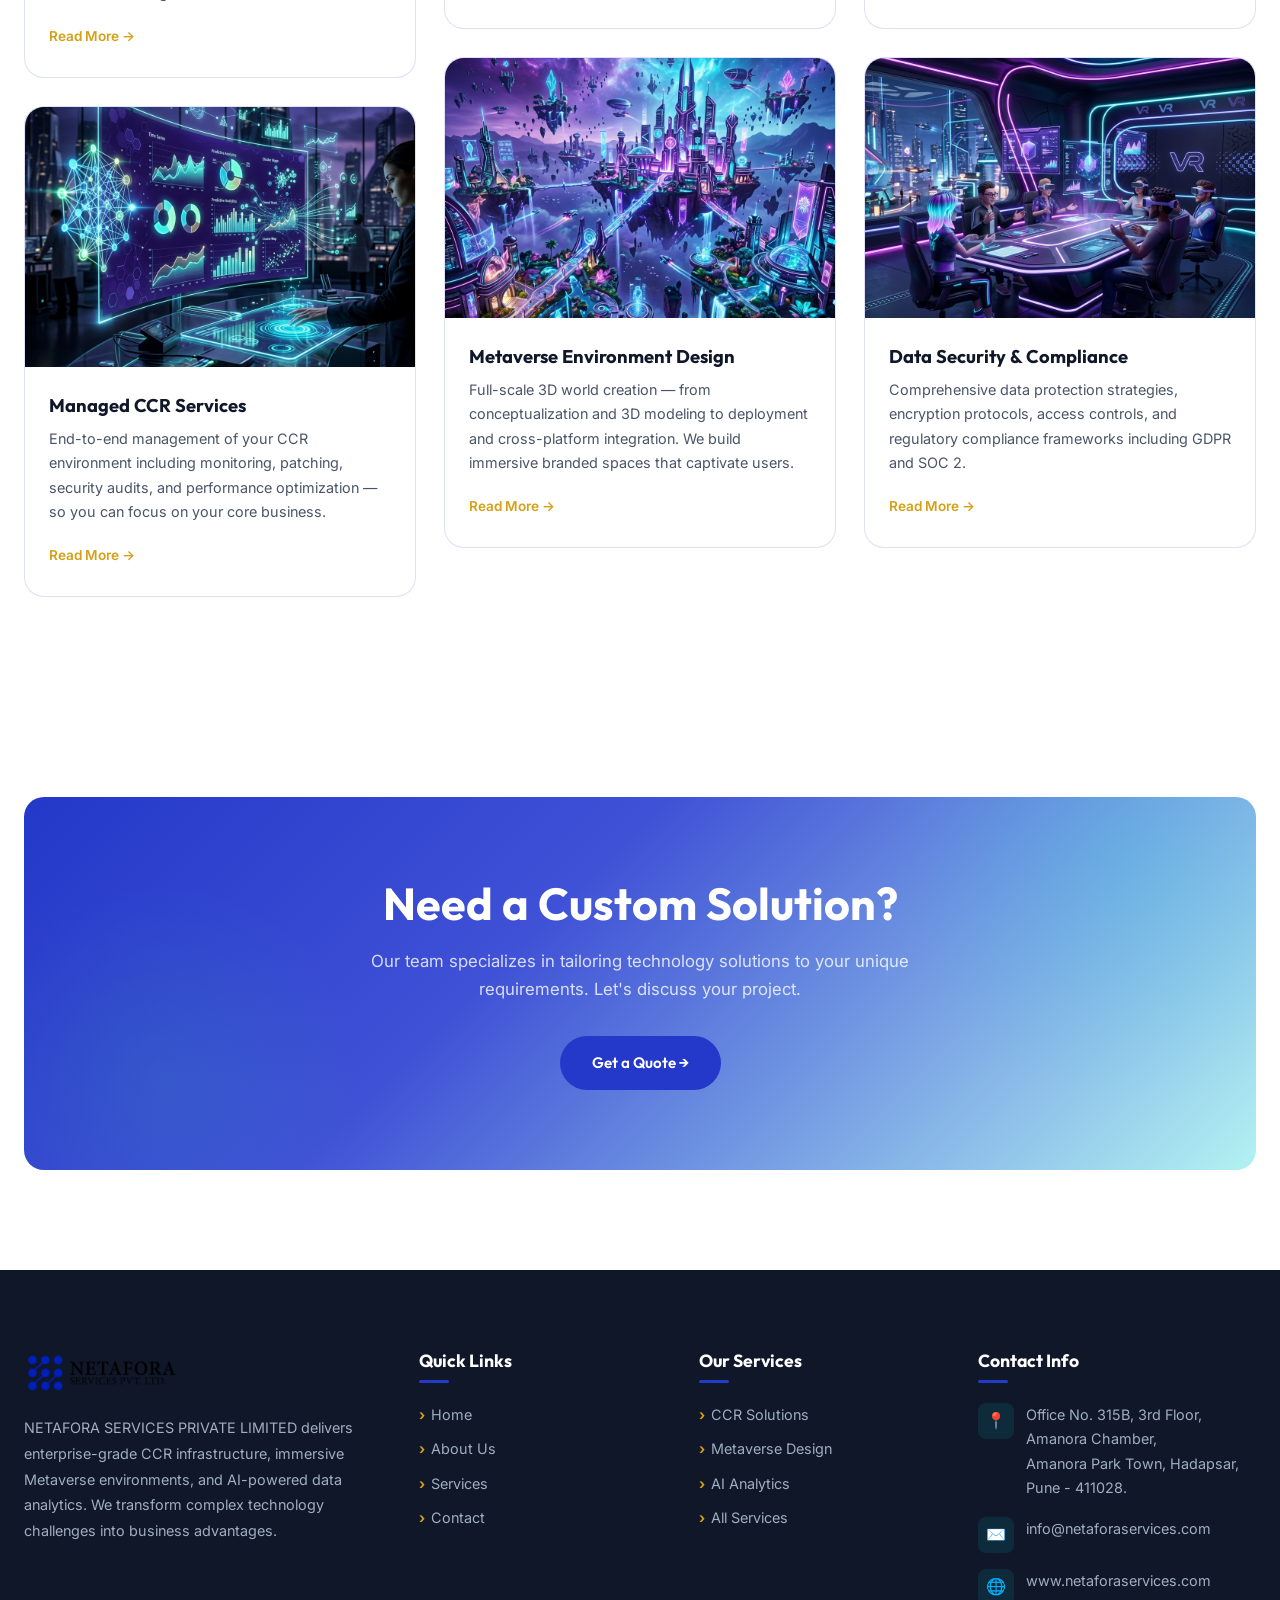
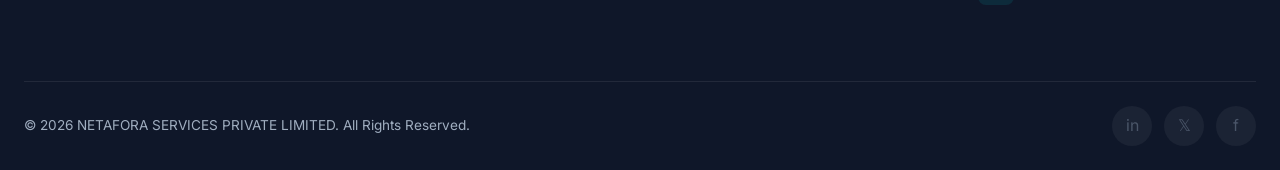
<file: services.html>
<!DOCTYPE html>
<html lang="en">
<head>
  <meta charset="UTF-8">
  <meta name="viewport" content="width=device-width, initial-scale=1.0">
  <title>Our Services — NETAFORA SERVICES PRIVATE LIMITED</title>
  <meta name="description" content="Explore NETAFORA's full range of services: CCR Consulting, Infrastructure & Hosting, Metaverse Design, AI Data Analytics, Predictive Analytics, and more.">
  <link rel="stylesheet" href="css/style.css">
</head>
<body>

  <!-- ========== HEADER ========== -->
  <header class="site-header" id="siteHeader">
    <div class="header-inner">
      <a href="index.html" class="logo">
        <img src="assets/images/netafora.png" alt="NETAFORA SERVICES Logo" class="logo-img">
      </a>
      <nav class="main-nav" id="mainNav">
        <a href="index.html">Home</a>
        <a href="about.html">About</a>
        <a href="services.html">Services</a>
        <a href="ccr.html">CCR Solutions</a>
        <a href="metaverse.html">Metaverse</a>
        <a href="data-analytics.html">AI Analytics</a>
        <a href="contact.html">Contact</a>
      </nav>
      <div class="header-cta">
        <a href="contact.html" class="btn btn-primary btn-sm">REQUEST A DEMO</a>
      </div>
      <button class="nav-toggle" id="navToggle" aria-label="Toggle navigation">
        <span></span><span></span><span></span>
      </button>
    </div>
  </header>

  <!-- ========== PAGE BANNER ========== -->
  <section class="page-banner">
    <div class="grid-pattern"></div>
    <div class="container">
      <h1 class="reveal">Our <span class="text-gradient">Services</span></h1>
      <p class="breadcrumb reveal"><a href="index.html">Home</a> / Services</p>
    </div>
  </section>

  <!-- ========== SERVICES MASONRY GRID ========== -->
  <section class="section-pad">
    <div class="container">
      <div class="section-header reveal">
        <p class="section-label">What We Do</p>
        <h2 class="section-title">Comprehensive Technology Solutions</h2>
        <p class="section-subtitle">From infrastructure to intelligence — end-to-end services across CCR, Metaverse, and AI Analytics.</p>
      </div>

      <div class="masonry-grid">

        <!-- CCR Consulting -->
        <div class="masonry-item reveal">
          <img src="assets/images/hero-ccr.png" alt="CCR consulting services">
          <div class="masonry-content">
            <h3>CCR Consulting</h3>
            <p>Strategic assessment and roadmap development for Central Computing Research adoption. We analyze your current infrastructure and design a custom CCR strategy aligned with your business goals.</p>
            <a href="ccr.html" class="read-more">Read More →</a>
          </div>
        </div>

        <!-- CCR Infrastructure & Hosting -->
        <div class="masonry-item reveal">
          <img src="assets/images/ccr-infrastructure.png" alt="CCR infrastructure and hosting">
          <div class="masonry-content">
            <h3>CCR Infrastructure &amp; Hosting</h3>
            <p>Enterprise-grade hosting with 99.9% uptime guarantee, multi-region redundancy, and automatic scaling.</p>
            <a href="ccr.html" class="read-more">Read More →</a>
          </div>
        </div>

        <!-- Managed CCR Services -->
        <div class="masonry-item reveal">
          <img src="assets/images/hero-analytics.png" alt="Managed CCR services">
          <div class="masonry-content">
            <h3>Managed CCR Services</h3>
            <p>End-to-end management of your CCR environment including monitoring, patching, security audits, and performance optimization — so you can focus on your core business.</p>
            <a href="ccr.html" class="read-more">Read More →</a>
          </div>
        </div>

        <!-- CCR Migration -->
        <div class="masonry-item reveal">
          <img src="assets/images/about-team.png" alt="CCR migration and modernization">
          <div class="masonry-content">
            <h3>CCR Migration &amp; Modernization</h3>
            <p>Seamless migration from legacy systems to modern CCR architecture with zero-downtime methodologies and comprehensive testing.</p>
            <a href="ccr.html" class="read-more">Read More →</a>
          </div>
        </div>

        <!-- Metaverse Background Creation -->
        <div class="masonry-item reveal">
          <img src="assets/images/gallery-2.png" alt="Metaverse virtual background creation">
          <div class="masonry-content">
            <h3>Metaverse Background Creation</h3>
            <p>Custom-designed virtual backgrounds and skyboxes for VR platforms, video conferencing, and immersive digital environments.</p>
            <a href="metaverse.html" class="read-more">Read More →</a>
          </div>
        </div>

        <!-- Metaverse Environment Design -->
        <div class="masonry-item reveal">
          <img src="assets/images/metaverse-world.png" alt="Metaverse environment design">
          <div class="masonry-content">
            <h3>Metaverse Environment Design</h3>
            <p>Full-scale 3D world creation — from conceptualization and 3D modeling to deployment and cross-platform integration. We build immersive branded spaces that captivate users.</p>
            <a href="metaverse.html" class="read-more">Read More →</a>
          </div>
        </div>

        <!-- AI Data Analytics -->
        <div class="masonry-item reveal">
          <img src="assets/images/ai-neural.png" alt="AI data analytics platform">
          <div class="masonry-content">
            <h3>AI Data Analytics</h3>
            <p>Advanced analytics platforms powered by machine learning models. Real-time dashboards, automated reporting, and deep data insights.</p>
            <a href="data-analytics.html" class="read-more">Read More →</a>
          </div>
        </div>

        <!-- Predictive Analytics -->
        <div class="masonry-item reveal">
          <img src="assets/images/hero-analytics.png" alt="Predictive analytics and automation">
          <div class="masonry-content">
            <h3>Predictive Analytics &amp; Automation</h3>
            <p>AI-driven forecasting models and intelligent automation that anticipate trends, reduce costs, and accelerate decision-making.</p>
            <a href="data-analytics.html" class="read-more">Read More →</a>
          </div>
        </div>

        <!-- Data Security -->
        <div class="masonry-item reveal">
          <img src="assets/images/gallery-1.png" alt="Data security and compliance services">
          <div class="masonry-content">
            <h3>Data Security &amp; Compliance</h3>
            <p>Comprehensive data protection strategies, encryption protocols, access controls, and regulatory compliance frameworks including GDPR and SOC 2.</p>
            <a href="services.html" class="read-more">Read More →</a>
          </div>
        </div>

      </div>
    </div>
  </section>

  <!-- ========== CTA BANNER ========== -->
  <section class="cta-banner section-pad">
    <div class="container">
      <div class="cta-banner-inner reveal">
        <h2>Need a Custom Solution?</h2>
        <p>Our team specializes in tailoring technology solutions to your unique requirements. Let's discuss your project.</p>
        <a href="contact.html" class="btn btn-primary">Get a Quote →</a>
      </div>
    </div>
  </section>

  <!-- ========== FOOTER ========== -->
  <footer class="site-footer" id="siteFooter">
    <div class="container">
      <div class="footer-grid">
        <div class="footer-col">
          <div class="logo" style="margin-bottom: 20px;">
            <img src="assets/images/netafora.png" alt="NETAFORA SERVICES Logo" class="logo-img">
          </div>
          <p>NETAFORA SERVICES PRIVATE LIMITED delivers enterprise-grade CCR infrastructure, immersive Metaverse environments, and AI-powered data analytics. We transform complex technology challenges into business advantages.</p>
        </div>
        <div class="footer-col">
          <h4>Quick Links</h4>
          <div class="footer-links">
            <a href="index.html">Home</a>
            <a href="about.html">About Us</a>
            <a href="services.html">Services</a>
            <a href="contact.html">Contact</a>
          </div>
        </div>
        <div class="footer-col">
          <h4>Our Services</h4>
          <div class="footer-links">
            <a href="ccr.html">CCR Solutions</a>
            <a href="metaverse.html">Metaverse Design</a>
            <a href="data-analytics.html">AI Analytics</a>
            <a href="services.html">All Services</a>
          </div>
        </div>
        <div class="footer-col">
          <h4>Contact Info</h4>
          <div class="footer-contact-item">
            <div class="fc-icon">📍</div>
            <div>Office No. 315B, 3rd Floor, Amanora Chamber,<br>Amanora Park Town, Hadapsar, Pune - 411028.</div>
          </div>
          <div class="footer-contact-item">
            <div class="fc-icon">✉️</div>
            <div>info@netaforaservices.com</div>
          </div>
          <div class="footer-contact-item">
            <div class="fc-icon">🌐</div>
            <div>www.netaforaservices.com</div>
          </div>
        </div>
      </div>
      <div class="footer-bottom">
        <p>&copy; 2026 NETAFORA SERVICES PRIVATE LIMITED. All Rights Reserved.</p>
        <div class="footer-socials">
          <a href="#" aria-label="LinkedIn">in</a>
          <a href="#" aria-label="Twitter">𝕏</a>
          <a href="#" aria-label="Facebook">f</a>
        </div>
      </div>
    </div>
  </footer>

  <script src="js/script.js"></script>
</body>
</html>
</file>
<file: css/style.css>
/* ============================================================
   NETAFORA SERVICES PRIVATE LIMITED — Master Stylesheet
   Design System: Deep Indigo/Violet + Electric Cyan/Mint
   ============================================================ */

/* ---------- Google Fonts ---------- */
@import url('https://fonts.googleapis.com/css2?family=Inter:wght@300;400;500;600;700&family=Outfit:wght@400;500;600;700;800;900&display=swap');

/* ---------- CSS Reset ---------- */
*, *::before, *::after { margin: 0; padding: 0; box-sizing: border-box; }
html { scroll-behavior: smooth; }
body { font-family: 'Inter', sans-serif; background: var(--bg); color: var(--text); line-height: 1.7; overflow-x: hidden; }
a { text-decoration: none; color: inherit; }
ul, ol { list-style: none; }
img { max-width: 100%; height: auto; display: block; }
button, input, textarea, select { font-family: inherit; font-size: inherit; }

/* ---------- Design Tokens ---------- */
:root {
  --primary: #2438C9;
  --primary-light: #3F51D6;
  --primary-dark: #0F1729;
  --primary-mid: #1E3FCC;
  --accent: #D4A017;
  --accent-alt: #E4B127;
  --gradient: linear-gradient(135deg, #2438C9, #1E3FCC);
  --gradient-diag: linear-gradient(135deg, #F8FAFC 50%, #2438C9 50%);
  --gradient-hero: linear-gradient(135deg, rgba(36,56,201,0.92), rgba(15,23,41,0.85));
  --bg: #FFFFFF;
  --bg-card: #FFFFFF;
  --bg-card-solid: #F8FAFC;
  --text: #0F1729;
  --text-secondary: #4A5568;
  --text-muted: #718096;
  --border: rgba(36,56,201,0.15);
  --border-strong: rgba(36,56,201,0.3);
  --shadow: 0 8px 32px rgba(0,0,0,0.35);
  --shadow-lg: 0 16px 48px rgba(0,0,0,0.45);
  --radius: 12px;
  --radius-lg: 20px;
  --radius-pill: 50px;
  --transition: 0.35s cubic-bezier(0.4, 0, 0.2, 1);
  --max-width: 1280px;
}

/* ---------- Utility ---------- */
.container { max-width: var(--max-width); margin: 0 auto; padding: 0 24px; }
.section-pad { padding: 100px 0; }
.text-gradient { background: var(--gradient); -webkit-background-clip: text; -webkit-text-fill-color: transparent; background-clip: text; }
.hero-carousel .text-gradient, .meta-hero .text-gradient, .analytics-hero .text-gradient, .cta-banner-inner .text-gradient { background: linear-gradient(135deg, #ffffff, #D4A017); -webkit-background-clip: text; -webkit-text-fill-color: transparent; background-clip: text; }
.sr-only { position: absolute; width: 1px; height: 1px; padding: 0; margin: -1px; overflow: hidden; clip: rect(0,0,0,0); border: 0; }

/* ---------- Typography ---------- */
h1, h2, h3, h4, h5, h6 { font-family: 'Outfit', sans-serif; font-weight: 700; line-height: 1.2; }
h1 { font-size: clamp(2.2rem, 5vw, 3.8rem); }
h2 { font-size: clamp(1.8rem, 4vw, 2.8rem); }
h3 { font-size: clamp(1.2rem, 2.5vw, 1.6rem); }
.section-label { font-family: 'Outfit', sans-serif; font-size: 0.85rem; font-weight: 600; letter-spacing: 3px; text-transform: uppercase; color: var(--accent); margin-bottom: 12px; }
.section-title { margin-bottom: 20px; }
.section-subtitle { color: var(--text-secondary); max-width: 620px; margin-bottom: 48px; font-size: 1.05rem; }
.section-header { text-align: center; }
.section-header .section-subtitle { margin-left: auto; margin-right: auto; }

/* ---------- Buttons ---------- */
.btn { display: inline-flex; align-items: center; gap: 8px; padding: 14px 32px; border-radius: var(--radius-pill); font-family: 'Outfit', sans-serif; font-weight: 600; font-size: 0.95rem; border: none; cursor: pointer; transition: var(--transition); position: relative; overflow: hidden; }
.btn-primary { background: var(--primary); color: #fff; }
.btn-primary:hover { transform: translateY(-2px); box-shadow: 0 8px 24px rgba(36,56,201,0.35); }
.btn-outline { background: transparent; color: var(--accent); border: 2px solid var(--accent); }
.btn-outline:hover { background: var(--accent); color: var(--primary-dark); transform: translateY(-2px); }
.btn-white { background: #fff; color: var(--primary); }
.btn-white:hover { transform: translateY(-2px); box-shadow: 0 8px 24px rgba(255,255,255,0.2); }
.btn-sm { padding: 10px 24px; font-size: 0.85rem; }
.btn-icon { width: 48px; height: 48px; padding: 0; display: inline-flex; align-items: center; justify-content: center; border-radius: 50%; }

/* ---------- Header / Navigation ---------- */
.site-header { position: fixed; top: 0; left: 0; width: 100%; z-index: 1000; padding: 16px 0; transition: var(--transition); }
.site-header.scrolled { background: rgba(255,255,255,0.95); backdrop-filter: blur(20px); -webkit-backdrop-filter: blur(20px); padding: 10px 0; box-shadow: 0 4px 30px rgba(0,0,0,0.3); }
.header-inner { display: flex; align-items: center; justify-content: space-between; max-width: var(--max-width); margin: 0 auto; padding: 0 24px; }
.logo { display: flex; align-items: center; gap: 12px; }
.logo-icon { width: 44px; height: 44px; background: var(--gradient); border-radius: 10px; display: flex; align-items: center; justify-content: center; position: relative; }
.logo-icon::before { content: ''; position: absolute; width: 20px; height: 20px; border: 3px solid var(--primary-dark); border-radius: 4px; transform: rotate(45deg); }
.logo-icon::after { content: ''; position: absolute; width: 10px; height: 10px; background: var(--primary-dark); border-radius: 50%; }
.logo-text { display: flex; flex-direction: column; line-height: 1; }
.logo-text .brand { font-family: 'Outfit', sans-serif; font-weight: 800; font-size: 1.35rem; letter-spacing: 2px; color: #fff; }
.logo-text .tagline { font-size: 0.65rem; letter-spacing: 4px; text-transform: uppercase; color: var(--accent); font-weight: 500; margin-top: 2px; }

.main-nav { display: flex; align-items: center; gap: 4px; }
.main-nav a { padding: 8px 16px; font-size: 0.9rem; font-weight: 500; color: var(--text-secondary); transition: var(--transition); border-radius: 8px; white-space: nowrap; }
.main-nav a:hover, .main-nav a.active { color: var(--accent); }

.header-cta .btn { font-size: 0.85rem; padding: 10px 24px; }

/* Mobile nav toggle */
.nav-toggle { display: none; flex-direction: column; gap: 5px; cursor: pointer; padding: 8px; background: none; border: none; }
.nav-toggle span { display: block; width: 24px; height: 2px; background: #fff; transition: var(--transition); border-radius: 2px; }
.nav-toggle.active span:nth-child(1) { transform: rotate(45deg) translate(5px, 5px); }
.nav-toggle.active span:nth-child(2) { opacity: 0; }
.nav-toggle.active span:nth-child(3) { transform: rotate(-45deg) translate(5px, -5px); }

/* ---------- Footer ---------- */
.site-footer { background: var(--primary-dark); padding: 80px 0 0; }
.footer-grid { display: grid; grid-template-columns: 1.5fr 1fr 1fr 1.2fr; gap: 48px; padding-bottom: 60px; border-bottom: 1px solid rgba(255,255,255,0.08); }
.footer-col h4 { font-family: 'Outfit', sans-serif; font-size: 1.1rem; margin-bottom: 20px; position: relative; padding-bottom: 12px; }
.footer-col h4::after { content: ''; position: absolute; bottom: 0; left: 0; width: 30px; height: 3px; background: var(--gradient); border-radius: 2px; }
.footer-col p { color: var(--text-secondary); font-size: 0.9rem; line-height: 1.8; }
.footer-col .footer-links { display: flex; flex-direction: column; gap: 10px; }
.footer-col .footer-links a { color: var(--text-secondary); font-size: 0.9rem; transition: var(--transition); display: flex; align-items: center; gap: 6px; }
.footer-col .footer-links a:hover { color: var(--accent); transform: translateX(4px); }
.footer-col .footer-links a::before { content: '›'; color: var(--accent); font-weight: 700; }
.footer-contact-item { display: flex; align-items: flex-start; gap: 12px; margin-bottom: 16px; color: var(--text-secondary); font-size: 0.9rem; }
.footer-contact-item .fc-icon { width: 36px; height: 36px; min-width: 36px; background: rgba(0,212,212,0.1); border-radius: 8px; display: flex; align-items: center; justify-content: center; color: var(--accent); font-size: 1rem; }
.footer-bottom { display: flex; align-items: center; justify-content: space-between; padding: 24px 0; }
.footer-bottom p { color: var(--text-muted); font-size: 0.85rem; }
.footer-socials { display: flex; gap: 12px; }
.footer-socials a { width: 40px; height: 40px; border-radius: 50%; background: rgba(255,255,255,0.05); display: flex; align-items: center; justify-content: center; color: var(--text-secondary); transition: var(--transition); }
.footer-socials a:hover { background: var(--accent); color: var(--primary-dark); }

/* ---------- Page Banner ---------- */
.page-banner { position: relative; padding: 160px 0 80px; text-align: center; background: var(--primary-dark); overflow: hidden; color: #fff; }
.page-banner::before { content: ''; position: absolute; inset: 0; background: radial-gradient(ellipse at 30% 50%, rgba(36,56,201,0.08) 0%, transparent 60%), radial-gradient(ellipse at 70% 50%, rgba(228,177,39,0.06) 0%, transparent 60%); }
.page-banner .grid-pattern { position: absolute; inset: 0; background-image: linear-gradient(rgba(255,255,255,0.03) 1px, transparent 1px), linear-gradient(90deg, rgba(255,255,255,0.03) 1px, transparent 1px); background-size: 50px 50px; }
.page-banner h1 { position: relative; z-index: 1; color: #fff; }
.page-banner .breadcrumb { position: relative; z-index: 1; margin-top: 16px; color: rgba(255,255,255,0.7); font-size: 0.9rem; }
.page-banner .breadcrumb a { color: var(--accent); }

/* ============================================================
   HOME PAGE — Hero Carousel
   ============================================================ */
.hero-carousel { position: relative; height: 100vh; min-height: 600px; overflow: hidden; }
.carousel-slides { position: relative; height: 100%; }
.carousel-slide { position: absolute; inset: 0; opacity: 0; transition: opacity 0.8s ease; display: flex; align-items: center; }
.carousel-slide.active { opacity: 1; z-index: 1; }
.carousel-slide .slide-bg { position: absolute; inset: 0; background-size: cover; background-position: center; }
.carousel-slide .slide-overlay { position: absolute; inset: 0; background: linear-gradient(135deg, rgba(15,10,26,0.88) 0%, rgba(45,27,78,0.75) 100%); }
.carousel-slide .slide-content { position: relative; z-index: 2; max-width: var(--max-width); margin: 0 auto; padding: 0 24px; }
.carousel-slide .slide-content h1 { font-size: clamp(2.4rem, 5.5vw, 4rem); margin-bottom: 20px; max-width: 700px; color: #fff; }
.carousel-slide .slide-content p { color: rgba(255,255,255,0.8); font-size: 1.15rem; max-width: 560px; margin-bottom: 32px; line-height: 1.8; }

.carousel-arrows { position: absolute; top: 50%; left: 0; right: 0; z-index: 10; display: flex; justify-content: space-between; padding: 0 24px; transform: translateY(-50%); pointer-events: none; }
.carousel-arrow { width: 52px; height: 52px; border-radius: 50%; background: rgba(255,255,255,0.1); backdrop-filter: blur(10px); border: 1px solid rgba(255,255,255,0.15); display: flex; align-items: center; justify-content: center; cursor: pointer; transition: var(--transition); pointer-events: all; color: #fff; font-size: 1.2rem; }
.carousel-arrow:hover { background: var(--accent); color: var(--primary-dark); border-color: var(--accent); }

.carousel-dots { position: absolute; bottom: 120px; left: 50%; transform: translateX(-50%); z-index: 10; display: flex; gap: 12px; }
.carousel-dot { width: 12px; height: 12px; border-radius: 50%; background: rgba(255,255,255,0.25); cursor: pointer; transition: var(--transition); border: none; }
.carousel-dot.active { background: var(--accent); width: 36px; border-radius: 6px; }

/* ---------- Stats Strip ---------- */
.stats-strip { position: relative; z-index: 20; margin-top: -60px; }
.stats-strip-inner { background: #fff; backdrop-filter: blur(20px); -webkit-backdrop-filter: blur(20px); border: 1px solid var(--border); border-radius: var(--radius-lg); padding: 40px 48px; display: grid; grid-template-columns: repeat(4, 1fr); gap: 32px; box-shadow: var(--shadow-lg); }
.stat-item { text-align: center; }
.stat-number { font-family: 'Outfit', sans-serif; font-size: 2.4rem; font-weight: 800; background: var(--gradient); -webkit-background-clip: text; -webkit-text-fill-color: transparent; background-clip: text; }
.stat-label { color: var(--text-secondary); font-size: 0.85rem; margin-top: 4px; }

/* ---------- Core Solutions Section ---------- */
.core-solutions { background: var(--bg); }
.solutions-grid { display: grid; grid-template-columns: repeat(3, 1fr); gap: 32px; }
.solution-card { background: var(--bg-card); backdrop-filter: blur(10px); border: 1px solid var(--border); border-radius: var(--radius-lg); padding: 40px 32px; transition: var(--transition); position: relative; overflow: hidden; }
.solution-card::before { content: ''; position: absolute; top: 0; left: 0; right: 0; height: 3px; background: var(--gradient); opacity: 0; transition: var(--transition); }
.solution-card:hover { transform: translateY(-8px); box-shadow: var(--shadow-lg); border-color: var(--border-strong); }
.solution-card:hover::before { opacity: 1; }
.solution-card .card-icon { width: 64px; height: 64px; background: rgba(0,212,212,0.1); border-radius: 14px; display: flex; align-items: center; justify-content: center; margin-bottom: 24px; font-size: 1.6rem; color: var(--accent); }
.solution-card h3 { margin-bottom: 12px; }
.solution-card p { color: var(--text-secondary); font-size: 0.95rem; margin-bottom: 20px; }
.solution-card .card-link { display: inline-flex; align-items: center; gap: 8px; color: var(--accent); font-weight: 600; font-size: 0.9rem; transition: var(--transition); }
.solution-card .card-link:hover { gap: 14px; }

/* ---------- About Snapshot ---------- */
.about-snapshot .snapshot-grid { display: grid; grid-template-columns: 1fr 1fr; gap: 64px; align-items: center; }
.about-image-grid { position: relative; }
.about-image-grid .img-main { border-radius: var(--radius-lg); overflow: hidden; box-shadow: var(--shadow-lg); }
.about-image-grid .img-main img { width: 100%; height: 400px; object-fit: cover; }
.about-image-grid .img-secondary { position: absolute; bottom: -30px; right: -20px; width: 200px; height: 200px; border-radius: var(--radius); overflow: hidden; border: 4px solid var(--bg); box-shadow: var(--shadow); }
.about-image-grid .img-secondary img { width: 100%; height: 100%; object-fit: cover; }
.about-image-grid .floating-badge { position: absolute; top: -20px; right: 30px; background: var(--gradient); color: var(--primary-dark); padding: 16px 24px; border-radius: var(--radius); font-family: 'Outfit', sans-serif; font-weight: 800; font-size: 1.4rem; box-shadow: var(--shadow); }
.about-image-grid .floating-badge span { display: block; font-size: 0.7rem; font-weight: 600; letter-spacing: 1px; text-transform: uppercase; }
.snapshot-text h2 { margin-bottom: 12px; }
.snapshot-text .sub { color: var(--accent); font-weight: 600; margin-bottom: 20px; font-size: 1rem; }
.snapshot-text p { color: var(--text-secondary); margin-bottom: 28px; }

/* ---------- Process Timeline ---------- */
.process-section { background: var(--primary-dark); position: relative; overflow: hidden; color: #fff; }
.process-section .section-title { color: #fff; }
.process-section .section-subtitle { color: #A0AEC0; }
.process-section::before { content: ''; position: absolute; inset: 0; background: radial-gradient(circle at 20% 80%, rgba(0,212,212,0.06), transparent 50%); }
.process-timeline { display: flex; align-items: flex-start; justify-content: space-between; position: relative; padding: 40px 0; }
.process-timeline::before { content: ''; position: absolute; top: 60px; left: 80px; right: 80px; height: 3px; background: repeating-linear-gradient(90deg, var(--accent) 0, var(--accent) 12px, transparent 12px, transparent 24px); opacity: 0.4; }
.process-step { text-align: center; flex: 1; position: relative; z-index: 1; }
.process-step .step-icon { width: 72px; height: 72px; border-radius: 50%; background: rgba(0,212,212,0.1); border: 2px solid var(--accent); display: flex; align-items: center; justify-content: center; margin: 0 auto 20px; font-size: 1.5rem; color: var(--accent); transition: var(--transition); }
.process-step:hover .step-icon { background: var(--accent); color: var(--primary-dark); transform: scale(1.1); }
.process-step h4 { margin-bottom: 8px; font-size: 1.1rem; }
.process-step p { color: #A0AEC0; font-size: 0.85rem; max-width: 180px; margin: 0 auto; }

/* ---------- Capabilities Grid ---------- */
.capabilities-grid { display: grid; grid-template-columns: repeat(3, 1fr); gap: 24px; margin-bottom: 48px; }
.capability-item { background: var(--bg-card); border: 1px solid var(--border); border-radius: var(--radius); padding: 28px 24px; display: flex; align-items: flex-start; gap: 16px; transition: var(--transition); }
.capability-item:hover { border-color: var(--border); transform: translateY(-4px); }
.capability-item .cap-icon { width: 44px; height: 44px; min-width: 44px; background: rgba(0,212,212,0.1); border-radius: 10px; display: flex; align-items: center; justify-content: center; color: var(--accent); font-size: 1.1rem; }
.capability-item h4 { font-size: 0.95rem; margin-bottom: 4px; }
.capability-item p { color: var(--text-secondary); font-size: 0.82rem; }

/* ---------- CTA Banner ---------- */
.cta-banner { position: relative; overflow: hidden; }
.cta-banner-inner { background: linear-gradient(135deg, var(--primary) 0%, var(--primary-light) 40%, rgba(0,212,212,0.3) 100%); border-radius: var(--radius-lg); padding: 80px 64px; text-align: center; position: relative; overflow: hidden; }
.cta-banner-inner::before { content: ''; position: absolute; top: -50%; right: -10%; width: 500px; height: 500px; background: radial-gradient(circle, rgba(0,212,212,0.15), transparent 70%); border-radius: 50%; }
.cta-banner-inner::after { content: ''; position: absolute; bottom: -30%; left: -5%; width: 400px; height: 400px; background: radial-gradient(circle, rgba(61,220,151,0.1), transparent 70%); border-radius: 50%; }
.cta-banner-inner h2 { position: relative; z-index: 1; margin-bottom: 16px; color: #fff; }
.cta-banner-inner p { position: relative; z-index: 1; color: rgba(255,255,255,0.8); max-width: 560px; margin: 0 auto 32px; font-size: 1.05rem; }
.cta-banner-inner .btn { position: relative; z-index: 1; }

/* ============================================================
   ABOUT PAGE
   ============================================================ */
.about-story { display: grid; grid-template-columns: 1fr 1fr; gap: 64px; align-items: center; }
.about-story-image { position: relative; }
.about-story-image img { border-radius: var(--radius-lg); width: 100%; height: 480px; object-fit: cover; box-shadow: var(--shadow-lg); }
.about-story-image .exp-badge { position: absolute; bottom: 30px; left: -20px; background: var(--gradient); color: var(--primary-dark); padding: 20px 28px; border-radius: var(--radius); font-family: 'Outfit', sans-serif; text-align: center; box-shadow: var(--shadow); }
.about-story-image .exp-badge .num { font-size: 2.2rem; font-weight: 900; line-height: 1; }
.about-story-image .exp-badge .label { font-size: 0.7rem; font-weight: 600; text-transform: uppercase; letter-spacing: 1px; }
.about-story-text h2 { margin-bottom: 20px; }
.about-story-text p { color: var(--text-secondary); margin-bottom: 16px; font-size: 0.95rem; }

.mv-cards { display: grid; grid-template-columns: 1fr 1fr; gap: 32px; }
.mv-card { background: var(--bg-card); border: 1px solid var(--border); border-radius: var(--radius-lg); padding: 40px 32px; position: relative; overflow: hidden; }
.mv-card::before { content: ''; position: absolute; top: 0; left: 0; right: 0; height: 4px; background: var(--gradient); }
.mv-card h3 { margin-bottom: 16px; display: flex; align-items: center; gap: 12px; }
.mv-card h3 .mv-icon { color: var(--accent); font-size: 1.4rem; }
.mv-card p { color: var(--text-secondary); font-size: 0.95rem; }

.why-row { display: grid; grid-template-columns: 1fr 1fr; gap: 64px; align-items: center; margin-bottom: 80px; }
.why-row:last-child { margin-bottom: 0; }
.why-row.reverse { direction: rtl; }
.why-row.reverse > * { direction: ltr; }
.why-row img { border-radius: var(--radius-lg); width: 100%; height: 340px; object-fit: cover; box-shadow: var(--shadow); }
.why-text h3 { margin-bottom: 16px; }
.why-text p { color: var(--text-secondary); font-size: 0.95rem; margin-bottom: 12px; }
.why-text ul { margin-top: 12px; }
.why-text ul li { color: var(--text-secondary); font-size: 0.9rem; padding: 6px 0; padding-left: 24px; position: relative; }
.why-text ul li::before { content: '✓'; position: absolute; left: 0; color: var(--accent); font-weight: 700; }

/* ============================================================
   SERVICES PAGE — Masonry Grid
   ============================================================ */
.masonry-grid { columns: 3; column-gap: 28px; }
.masonry-item { break-inside: avoid; margin-bottom: 28px; background: var(--bg-card); border: 1px solid var(--border); border-radius: var(--radius-lg); overflow: hidden; transition: var(--transition); }
.masonry-item:hover { transform: translateY(-6px); box-shadow: var(--shadow-lg); border-color: var(--border); }
.masonry-item img { width: 100%; height: auto; min-height: 180px; max-height: 260px; object-fit: cover; }
.masonry-item .masonry-content { padding: 28px 24px; }
.masonry-item h3 { font-size: 1.15rem; margin-bottom: 10px; }
.masonry-item p { color: var(--text-secondary); font-size: 0.9rem; margin-bottom: 16px; }
.masonry-item .read-more { color: var(--accent); font-weight: 600; font-size: 0.85rem; display: inline-flex; align-items: center; gap: 6px; transition: var(--transition); }
.masonry-item .read-more:hover { gap: 12px; }
/* Stagger heights */
.masonry-item:nth-child(odd) img { min-height: 200px; }
.masonry-item:nth-child(3n) img { min-height: 240px; }

/* ============================================================
   CCR PAGE — Tabbed Layout
   ============================================================ */
.ccr-layout { display: grid; grid-template-columns: 260px 1fr; gap: 48px; align-items: flex-start; }
.ccr-sidebar { position: sticky; top: 100px; }
.ccr-tab-nav { display: flex; flex-direction: column; gap: 4px; }
.ccr-tab-btn { padding: 14px 20px; background: transparent; border: none; border-left: 3px solid transparent; text-align: left; color: var(--text-secondary); font-size: 0.9rem; font-weight: 500; cursor: pointer; transition: var(--transition); border-radius: 0 8px 8px 0; font-family: 'Inter', sans-serif; }
.ccr-tab-btn:hover { color: var(--text); background: rgba(255,255,255,0.03); }
.ccr-tab-btn.active { color: var(--accent); border-left-color: var(--accent); background: rgba(0,212,212,0.05); font-weight: 600; }
.ccr-benefits { margin-top: 32px; background: var(--bg-card); border: 1px solid var(--border); border-radius: var(--radius); padding: 24px; }
.ccr-benefits h4 { font-size: 0.95rem; margin-bottom: 16px; color: var(--accent); }
.ccr-benefits li { color: var(--text-secondary); font-size: 0.85rem; padding: 8px 0; padding-left: 24px; position: relative; border-bottom: 1px solid rgba(255,255,255,0.04); }
.ccr-benefits li:last-child { border-bottom: none; }
.ccr-benefits li::before { content: '◆'; position: absolute; left: 0; color: var(--accent); font-size: 0.6rem; top: 11px; }

.ccr-content-panel { display: none; animation: fadeInUp 0.4s ease; }
.ccr-content-panel.active { display: block; }
.ccr-content-panel h2 { margin-bottom: 20px; font-size: 1.8rem; }
.ccr-content-panel p { color: var(--text-secondary); font-size: 0.95rem; margin-bottom: 16px; line-height: 1.8; }
.ccr-content-panel h3 { margin-top: 28px; margin-bottom: 12px; font-size: 1.2rem; }
.ccr-content-panel ul { margin: 12px 0 20px; }
.ccr-content-panel ul li { color: var(--text-secondary); font-size: 0.9rem; padding: 6px 0; padding-left: 24px; position: relative; }
.ccr-content-panel ul li::before { content: '→'; position: absolute; left: 0; color: var(--accent); }
.ccr-feature-grid { display: grid; grid-template-columns: 1fr 1fr; gap: 20px; margin: 24px 0; }
.ccr-feature-card { background: rgba(0,212,212,0.05); border: 1px solid var(--border); border-radius: var(--radius); padding: 24px; }
.ccr-feature-card h4 { font-size: 0.95rem; margin-bottom: 8px; color: var(--accent); }
.ccr-feature-card p { color: var(--text-secondary); font-size: 0.85rem; margin-bottom: 0; }

/* ============================================================
   METAVERSE PAGE
   ============================================================ */
.meta-hero { position: relative; min-height: 70vh; display: flex; align-items: flex-end; padding-bottom: 60px; overflow: hidden; }
.meta-hero .hero-bg { position: absolute; inset: 0; background-size: cover; background-position: center; }
.meta-hero .hero-overlay { position: absolute; inset: 0; background: linear-gradient(to top, rgba(255,255,255,0.95) 0%, rgba(15,10,26,0.3) 100%); }
.meta-hero .hero-content { position: relative; z-index: 2; max-width: 560px; padding: 40px; background: rgba(45,27,78,0.6); backdrop-filter: blur(16px); border: 1px solid var(--border); border-radius: var(--radius-lg); }
.meta-hero .hero-content h1 { font-size: clamp(1.8rem, 4vw, 2.6rem); margin-bottom: 16px; color: #fff; }
.meta-hero .hero-content p { color: rgba(255,255,255,0.8); margin-bottom: 24px; }

.meta-services-grid { display: grid; grid-template-columns: 1fr 1fr; gap: 28px; }
.meta-service-card { position: relative; border-radius: var(--radius-lg); overflow: hidden; min-height: 320px; display: flex; align-items: flex-end; transition: var(--transition); }
.meta-service-card:hover { transform: translateY(-6px); box-shadow: var(--shadow-lg); }
.meta-service-card img { position: absolute; inset: 0; width: 100%; height: 100%; object-fit: cover; transition: var(--transition); }
.meta-service-card:hover img { transform: scale(1.05); }
.meta-service-card .card-overlay { position: absolute; inset: 0; background: linear-gradient(to top, rgba(15,10,26,0.9) 0%, transparent 60%); }
.meta-service-card .card-info { position: relative; z-index: 2; padding: 28px; }
.meta-service-card .card-info h3 { margin-bottom: 8px; font-size: 1.2rem; }
.meta-service-card .card-info p { color: var(--text-secondary); font-size: 0.88rem; }

/* Zigzag process */
.zigzag-section .zigzag-step { display: grid; grid-template-columns: 1fr 1fr; gap: 64px; align-items: center; margin-bottom: 80px; }
.zigzag-section .zigzag-step:last-child { margin-bottom: 0; }
.zigzag-section .zigzag-step.reverse { direction: rtl; }
.zigzag-section .zigzag-step.reverse > * { direction: ltr; }
.zigzag-step .step-num { font-family: 'Outfit', sans-serif; font-size: 5rem; font-weight: 900; background: var(--gradient); -webkit-background-clip: text; -webkit-text-fill-color: transparent; background-clip: text; opacity: 0.3; line-height: 1; }
.zigzag-step h3 { font-size: 1.6rem; margin-bottom: 12px; }
.zigzag-step p { color: var(--text-secondary); font-size: 0.95rem; }
.zigzag-step img { width: 100%; height: 300px; object-fit: cover; border-radius: var(--radius-lg); box-shadow: var(--shadow); }

/* Gallery scroll */
.gallery-scroll { overflow-x: auto; display: flex; gap: 20px; padding: 20px 0; scrollbar-width: thin; scrollbar-color: var(--accent) var(--primary-dark); }
.gallery-scroll::-webkit-scrollbar { height: 6px; }
.gallery-scroll::-webkit-scrollbar-track { background: var(--primary-dark); }
.gallery-scroll::-webkit-scrollbar-thumb { background: var(--accent); border-radius: 3px; }
.gallery-scroll img { min-width: 360px; height: 260px; object-fit: cover; border-radius: var(--radius); flex-shrink: 0; transition: var(--transition); }
.gallery-scroll img:hover { transform: scale(1.02); box-shadow: var(--shadow); }

/* ============================================================
   DATA ANALYTICS PAGE
   ============================================================ */
.analytics-hero { position: relative; min-height: 65vh; display: flex; align-items: center; overflow: hidden; }
.analytics-hero .hero-bg { position: absolute; inset: 0; background-size: cover; background-position: center; }
.analytics-hero .hero-overlay { position: absolute; inset: 0; background: linear-gradient(135deg, rgba(15,10,26,0.9), rgba(45,27,78,0.8)); }
.analytics-hero .hero-content { position: relative; z-index: 2; max-width: var(--max-width); margin: 0 auto; padding: 0 24px; }
.analytics-hero h1 { max-width: 600px; margin-bottom: 20px; color: #fff; }
.analytics-hero p { color: rgba(255,255,255,0.8); max-width: 520px; font-size: 1.1rem; margin-bottom: 28px; }

.deliver-grid { display: grid; grid-template-columns: repeat(4, 1fr); gap: 24px; }
.deliver-card { background: var(--bg-card); border: 1px solid var(--border); border-radius: var(--radius-lg); padding: 36px 28px; text-align: center; transition: var(--transition); }
.deliver-card:hover { transform: translateY(-6px); border-color: var(--border); box-shadow: var(--shadow); }
.deliver-card .d-icon { width: 64px; height: 64px; background: rgba(0,212,212,0.1); border-radius: 50%; display: flex; align-items: center; justify-content: center; margin: 0 auto 20px; font-size: 1.5rem; color: var(--accent); }
.deliver-card h3 { font-size: 1.05rem; margin-bottom: 8px; }
.deliver-card p { color: var(--text-secondary); font-size: 0.88rem; }

/* Numbered steps */
.numbered-steps { max-width: 700px; margin: 0 auto; position: relative; }
.numbered-steps::before { content: ''; position: absolute; left: 32px; top: 0; bottom: 0; width: 3px; background: linear-gradient(to bottom, var(--accent), var(--accent-alt)); opacity: 0.3; }
.numbered-step { display: flex; gap: 32px; margin-bottom: 48px; position: relative; }
.numbered-step:last-child { margin-bottom: 0; }
.numbered-step .step-circle { width: 64px; height: 64px; min-width: 64px; border-radius: 50%; background: var(--gradient); display: flex; align-items: center; justify-content: center; font-family: 'Outfit', sans-serif; font-weight: 800; font-size: 1.4rem; color: var(--primary-dark); z-index: 1; }
.numbered-step-content h3 { margin-bottom: 8px; font-size: 1.2rem; }
.numbered-step-content p { color: var(--text-secondary); font-size: 0.95rem; }

/* Benefit stats */
.benefit-stats { display: grid; grid-template-columns: repeat(4, 1fr); gap: 24px; }
.benefit-stat { background: var(--bg-card); border: 1px solid var(--border); border-radius: var(--radius-lg); padding: 36px 24px; text-align: center; transition: var(--transition); }
.benefit-stat:hover { transform: translateY(-6px); box-shadow: var(--shadow); }
.benefit-stat .bs-icon { font-size: 2.2rem; margin-bottom: 12px; }
.benefit-stat .bs-number { font-family: 'Outfit', sans-serif; font-size: 2.4rem; font-weight: 800; background: var(--gradient); -webkit-background-clip: text; -webkit-text-fill-color: transparent; background-clip: text; }
.benefit-stat .bs-label { color: var(--text-secondary); font-size: 0.9rem; margin-top: 8px; }

/* ============================================================
   CONTACT PAGE
   ============================================================ */
.contact-layout { display: grid; grid-template-columns: 1fr 1.2fr; gap: 48px; align-items: flex-start; }
.contact-info-cards { display: flex; flex-direction: column; gap: 20px; }
.info-card { background: var(--bg-card); border: 1px solid var(--border); border-radius: var(--radius); padding: 24px; display: flex; align-items: flex-start; gap: 16px; transition: var(--transition); }
.info-card:hover { border-color: var(--border-strong); transform: translateX(4px); }
.info-card .ic-icon { width: 48px; height: 48px; min-width: 48px; background: rgba(0,212,212,0.1); border-radius: 12px; display: flex; align-items: center; justify-content: center; color: var(--accent); font-size: 1.2rem; }
.info-card h4 { font-size: 0.95rem; margin-bottom: 4px; }
.info-card p { color: var(--text-secondary); font-size: 0.88rem; }

.contact-form { background: var(--bg-card); border: 1px solid var(--border); border-radius: var(--radius-lg); padding: 40px; }
.contact-form h3 { margin-bottom: 24px; }
.form-group { margin-bottom: 20px; }
.form-group label { display: block; font-size: 0.85rem; color: var(--text-secondary); margin-bottom: 8px; font-weight: 500; }
.form-group input, .form-group textarea { width: 100%; padding: 14px 18px; background: rgba(255,255,255,0.04); border: 1px solid rgba(255,255,255,0.1); border-radius: var(--radius); color: #fff; font-size: 0.95rem; transition: var(--transition); }
.form-group input:focus, .form-group textarea:focus { outline: none; border-color: var(--accent); box-shadow: 0 0 0 3px rgba(0,212,212,0.1); }
.form-group input::placeholder, .form-group textarea::placeholder { color: var(--text-muted); }
.form-group textarea { min-height: 120px; resize: vertical; }
.form-group .error-msg { color: #ff6b6b; font-size: 0.78rem; margin-top: 6px; display: none; }
.form-group.error input, .form-group.error textarea { border-color: #ff6b6b; }
.form-group.error .error-msg { display: block; }
.form-row { display: grid; grid-template-columns: 1fr 1fr; gap: 20px; }

.map-section { margin-top: 48px; }
.map-section iframe { width: 100%; height: 400px; border: none; border-radius: var(--radius-lg); filter: grayscale(0.5) brightness(0.7) contrast(1.1); transition: var(--transition); }
.map-section iframe:hover { filter: grayscale(0) brightness(0.8); }

/* ============================================================
   ANIMATIONS
   ============================================================ */
@keyframes fadeInUp {
  from { opacity: 0; transform: translateY(30px); }
  to { opacity: 1; transform: translateY(0); }
}
@keyframes fadeInLeft {
  from { opacity: 0; transform: translateX(-30px); }
  to { opacity: 1; transform: translateX(0); }
}
@keyframes fadeInRight {
  from { opacity: 0; transform: translateX(30px); }
  to { opacity: 1; transform: translateX(0); }
}
@keyframes scaleIn {
  from { opacity: 0; transform: scale(0.9); }
  to { opacity: 1; transform: scale(1); }
}
@keyframes float { 0%, 100% { transform: translateY(0); } 50% { transform: translateY(-10px); } }

.reveal { opacity: 0; transform: translateY(30px); transition: opacity 0.7s ease, transform 0.7s ease; }
.reveal.visible { opacity: 1; transform: translateY(0); }
.reveal-left { opacity: 0; transform: translateX(-40px); transition: opacity 0.7s ease, transform 0.7s ease; }
.reveal-left.visible { opacity: 1; transform: translateX(0); }
.reveal-right { opacity: 0; transform: translateX(40px); transition: opacity 0.7s ease, transform 0.7s ease; }
.reveal-right.visible { opacity: 1; transform: translateX(0); }

/* ============================================================
   RESPONSIVE
   ============================================================ */
@media (max-width: 1024px) {
  .solutions-grid { grid-template-columns: 1fr 1fr; }
  .capabilities-grid { grid-template-columns: 1fr 1fr; }
  .footer-grid { grid-template-columns: 1fr 1fr; }
  .masonry-grid { columns: 2; }
  .ccr-layout { grid-template-columns: 1fr; }
  .ccr-sidebar { position: static; display: flex; flex-wrap: wrap; gap: 8px; }
  .ccr-tab-nav { flex-direction: row; flex-wrap: wrap; }
  .ccr-tab-btn { border-left: none; border-bottom: 3px solid transparent; border-radius: 8px 8px 0 0; padding: 10px 16px; font-size: 0.82rem; }
  .ccr-tab-btn.active { border-bottom-color: var(--accent); border-left-color: transparent; }
  .ccr-benefits { width: 100%; }
  .deliver-grid { grid-template-columns: 1fr 1fr; }
  .benefit-stats { grid-template-columns: 1fr 1fr; }
}

@media (max-width: 768px) {
  .main-nav { position: fixed; top: 0; right: -100%; width: 280px; height: 100vh; background: var(--primary-dark); flex-direction: column; padding: 80px 24px 24px; gap: 0; transition: var(--transition); box-shadow: -8px 0 30px rgba(0,0,0,0.4); z-index: 999; }
  .main-nav.open { right: 0; }
  .main-nav a { padding: 14px 0; border-bottom: 1px solid rgba(255,255,255,0.05); width: 100%; }
  .nav-toggle { display: flex; z-index: 1001; }
  .header-cta { display: none; }

  .carousel-slide .slide-content h1 { font-size: 2rem; }
  .stats-strip-inner { grid-template-columns: 1fr 1fr; padding: 28px; }
  .solutions-grid { grid-template-columns: 1fr; }
  .about-snapshot .snapshot-grid { grid-template-columns: 1fr; gap: 40px; }
  .process-timeline { flex-wrap: wrap; gap: 32px; }
  .process-timeline::before { display: none; }
  .process-step { flex: 0 0 calc(50% - 16px); }
  .capabilities-grid { grid-template-columns: 1fr; }

  .about-story { grid-template-columns: 1fr; gap: 40px; }
  .mv-cards { grid-template-columns: 1fr; }
  .why-row { grid-template-columns: 1fr; gap: 32px; }
  .why-row.reverse { direction: ltr; }

  .masonry-grid { columns: 1; }

  .meta-services-grid { grid-template-columns: 1fr; }
  .zigzag-section .zigzag-step { grid-template-columns: 1fr; gap: 24px; }
  .zigzag-section .zigzag-step.reverse { direction: ltr; }

  .deliver-grid { grid-template-columns: 1fr; }
  .benefit-stats { grid-template-columns: 1fr 1fr; }

  .contact-layout { grid-template-columns: 1fr; }
  .form-row { grid-template-columns: 1fr; }

  .footer-grid { grid-template-columns: 1fr; gap: 32px; }
  .footer-bottom { flex-direction: column; gap: 16px; text-align: center; }

  .section-pad { padding: 60px 0; }
  .cta-banner-inner { padding: 48px 28px; }

  .ccr-feature-grid { grid-template-columns: 1fr; }
}

@media (max-width: 480px) {
  .stats-strip-inner { grid-template-columns: 1fr; gap: 20px; }
  .carousel-dots { bottom: 80px; }
  .benefit-stats { grid-template-columns: 1fr; }
  .gallery-scroll img { min-width: 280px; height: 200px; }
}

/* Logo specific */
.logo-img { height: 45px; width: auto; object-fit: contain; }

.site-footer { color: #fff; }
.footer-col p, .footer-contact-item { color: #A0AEC0 !important; }
.footer-col .footer-links a { color: #A0AEC0 !important; }
.footer-col .footer-links a:hover { color: var(--accent) !important; }
.footer-bottom p { color: #A0AEC0 !important; }

.site-header.scrolled .main-nav a { color: var(--text-secondary); }
.site-header.scrolled .main-nav a:hover, .site-header.scrolled .main-nav a.active { color: var(--primary); }
.site-header .main-nav a { color: #fff; } /* when transparent on dark hero */

.solution-card { border-top: 4px solid var(--primary); }
.solution-card .card-link { position: relative; text-decoration: none; }
.solution-card:hover .card-link { color: var(--accent); }
.solution-card:hover .card-link::after { content: ''; position: absolute; bottom: -2px; left: 0; width: 100%; height: 1px; background: var(--accent); }
</file>
